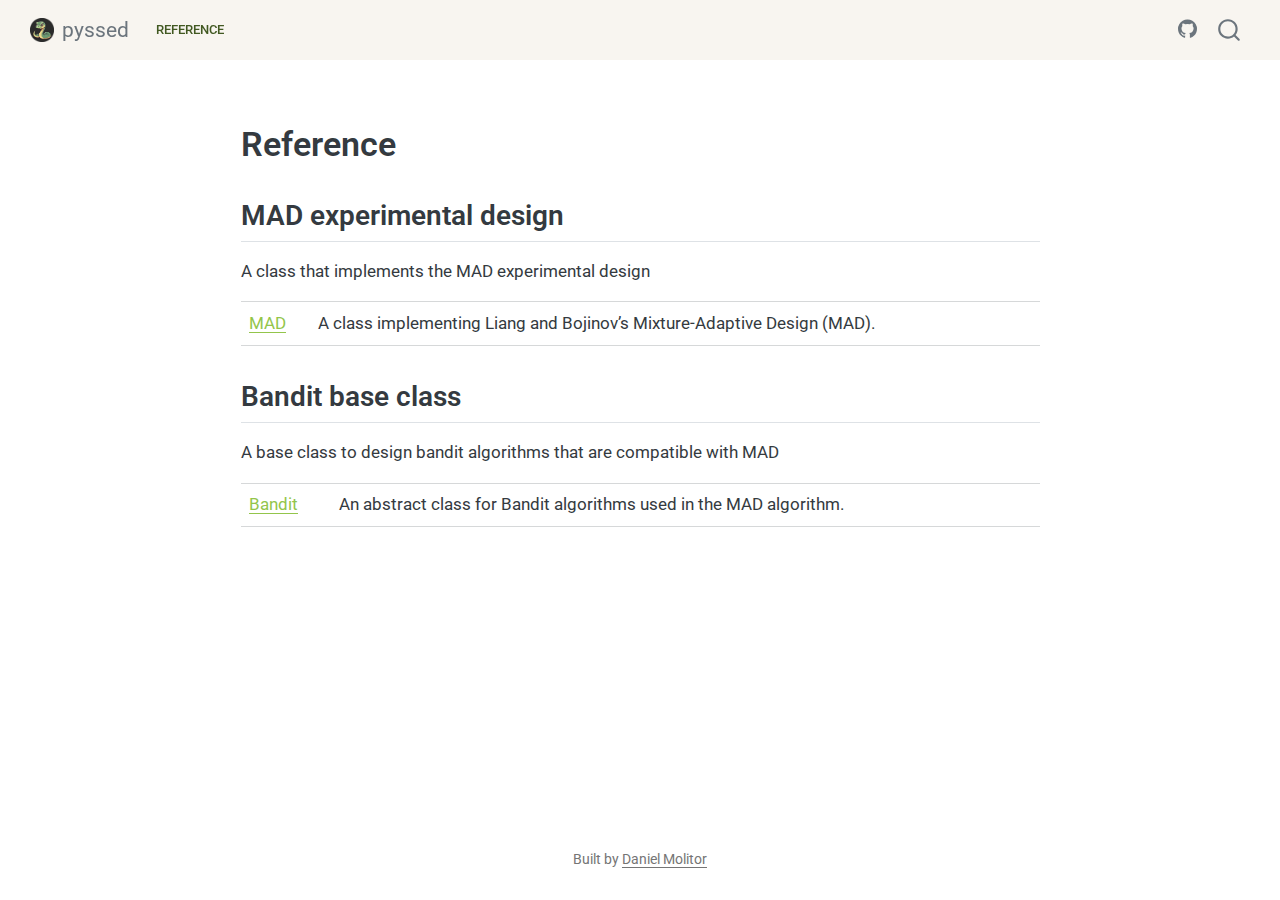
<file: reference/index.html>
<!DOCTYPE html>
<html xmlns="http://www.w3.org/1999/xhtml" lang="en" xml:lang="en"><head>

<meta charset="utf-8">
<meta name="generator" content="quarto-1.6.40">

<meta name="viewport" content="width=device-width, initial-scale=1.0, user-scalable=yes">


<title>index – pyssed</title>
<style>
code{white-space: pre-wrap;}
span.smallcaps{font-variant: small-caps;}
div.columns{display: flex; gap: min(4vw, 1.5em);}
div.column{flex: auto; overflow-x: auto;}
div.hanging-indent{margin-left: 1.5em; text-indent: -1.5em;}
ul.task-list{list-style: none;}
ul.task-list li input[type="checkbox"] {
  width: 0.8em;
  margin: 0 0.8em 0.2em -1em; /* quarto-specific, see https://github.com/quarto-dev/quarto-cli/issues/4556 */ 
  vertical-align: middle;
}
</style>


<script src="../site_libs/quarto-nav/quarto-nav.js"></script>
<script src="../site_libs/clipboard/clipboard.min.js"></script>
<script src="../site_libs/quarto-search/autocomplete.umd.js"></script>
<script src="../site_libs/quarto-search/fuse.min.js"></script>
<script src="../site_libs/quarto-search/quarto-search.js"></script>
<meta name="quarto:offset" content="../">
<link href="../favicon.ico" rel="icon">
<script src="../site_libs/quarto-html/quarto.js"></script>
<script src="../site_libs/quarto-html/popper.min.js"></script>
<script src="../site_libs/quarto-html/tippy.umd.min.js"></script>
<script src="../site_libs/quarto-html/anchor.min.js"></script>
<link href="../site_libs/quarto-html/tippy.css" rel="stylesheet">
<link href="../site_libs/quarto-html/quarto-syntax-highlighting-86daaaaad7353f9cc0c554efc1dd6d94.css" rel="stylesheet" id="quarto-text-highlighting-styles">
<script src="../site_libs/bootstrap/bootstrap.min.js"></script>
<link href="../site_libs/bootstrap/bootstrap-icons.css" rel="stylesheet">
<link href="../site_libs/bootstrap/bootstrap-4a75add3939a1e7388e9e83865d16a2a.min.css" rel="stylesheet" append-hash="true" id="quarto-bootstrap" data-mode="light">
<script id="quarto-search-options" type="application/json">{
  "location": "navbar",
  "copy-button": false,
  "collapse-after": 3,
  "panel-placement": "end",
  "type": "overlay",
  "limit": 50,
  "keyboard-shortcut": [
    "f",
    "/",
    "s"
  ],
  "show-item-context": false,
  "language": {
    "search-no-results-text": "No results",
    "search-matching-documents-text": "matching documents",
    "search-copy-link-title": "Copy link to search",
    "search-hide-matches-text": "Hide additional matches",
    "search-more-match-text": "more match in this document",
    "search-more-matches-text": "more matches in this document",
    "search-clear-button-title": "Clear",
    "search-text-placeholder": "",
    "search-detached-cancel-button-title": "Cancel",
    "search-submit-button-title": "Submit",
    "search-label": "Search"
  }
}</script>


</head>

<body class="nav-fixed fullcontent">

<div id="quarto-search-results"></div>
  <header id="quarto-header" class="headroom fixed-top">
    <nav class="navbar navbar-expand-lg " data-bs-theme="dark">
      <div class="navbar-container container-fluid">
      <div class="navbar-brand-container mx-auto">
    <a href="../index.html" class="navbar-brand navbar-brand-logo">
    <img src="../pyssed.png" alt="" class="navbar-logo">
    </a>
    <a class="navbar-brand" href="../index.html">
    <span class="navbar-title">pyssed</span>
    </a>
  </div>
            <div id="quarto-search" class="" title="Search"></div>
          <button class="navbar-toggler" type="button" data-bs-toggle="collapse" data-bs-target="#navbarCollapse" aria-controls="navbarCollapse" role="menu" aria-expanded="false" aria-label="Toggle navigation" onclick="if (window.quartoToggleHeadroom) { window.quartoToggleHeadroom(); }">
  <span class="navbar-toggler-icon"></span>
</button>
          <div class="collapse navbar-collapse" id="navbarCollapse">
            <ul class="navbar-nav navbar-nav-scroll me-auto">
  <li class="nav-item">
    <a class="nav-link active" href="../reference/index.html" aria-current="page"> 
<span class="menu-text">Reference</span></a>
  </li>  
</ul>
            <ul class="navbar-nav navbar-nav-scroll ms-auto">
  <li class="nav-item compact">
    <a class="nav-link" href="https://github.com/dmolitor/pyssed"> <i class="bi bi-github" role="img" aria-label="Pyssed python GitHub">
</i> 
<span class="menu-text"></span></a>
  </li>  
</ul>
          </div> <!-- /navcollapse -->
            <div class="quarto-navbar-tools">
</div>
      </div> <!-- /container-fluid -->
    </nav>
</header>
<!-- content -->
<div id="quarto-content" class="quarto-container page-columns page-rows-contents page-layout-article page-navbar">
<!-- sidebar -->
<!-- margin-sidebar -->
    
<!-- main -->
<main class="content" id="quarto-document-content"><header id="title-block-header" class="quarto-title-block"></header>




<section id="reference" class="level1 doc doc-index">
<h1 class="doc doc-index">Reference</h1>
<section id="mad-experimental-design" class="level2">
<h2 class="anchored" data-anchor-id="mad-experimental-design">MAD experimental design</h2>
<p>A class that implements the MAD experimental design</p>
<table class="caption-top table">
<tbody>
<tr class="odd">
<td><a href="../reference/MAD.html#pyssed.MAD">MAD</a></td>
<td>A class implementing Liang and Bojinov’s Mixture-Adaptive Design (MAD).</td>
</tr>
</tbody>
</table>
</section>
<section id="bandit-base-class" class="level2">
<h2 class="anchored" data-anchor-id="bandit-base-class">Bandit base class</h2>
<p>A base class to design bandit algorithms that are compatible with MAD</p>
<table class="caption-top table">
<tbody>
<tr class="odd">
<td><a href="../reference/Bandit.html#pyssed.Bandit">Bandit</a></td>
<td>An abstract class for Bandit algorithms used in the MAD algorithm.</td>
</tr>
</tbody>
</table>


</section>
</section>

</main> <!-- /main -->
<script id="quarto-html-after-body" type="application/javascript">
window.document.addEventListener("DOMContentLoaded", function (event) {
  const toggleBodyColorMode = (bsSheetEl) => {
    const mode = bsSheetEl.getAttribute("data-mode");
    const bodyEl = window.document.querySelector("body");
    if (mode === "dark") {
      bodyEl.classList.add("quarto-dark");
      bodyEl.classList.remove("quarto-light");
    } else {
      bodyEl.classList.add("quarto-light");
      bodyEl.classList.remove("quarto-dark");
    }
  }
  const toggleBodyColorPrimary = () => {
    const bsSheetEl = window.document.querySelector("link#quarto-bootstrap");
    if (bsSheetEl) {
      toggleBodyColorMode(bsSheetEl);
    }
  }
  toggleBodyColorPrimary();  
  const icon = "";
  const anchorJS = new window.AnchorJS();
  anchorJS.options = {
    placement: 'right',
    icon: icon
  };
  anchorJS.add('.anchored');
  const isCodeAnnotation = (el) => {
    for (const clz of el.classList) {
      if (clz.startsWith('code-annotation-')) {                     
        return true;
      }
    }
    return false;
  }
  const onCopySuccess = function(e) {
    // button target
    const button = e.trigger;
    // don't keep focus
    button.blur();
    // flash "checked"
    button.classList.add('code-copy-button-checked');
    var currentTitle = button.getAttribute("title");
    button.setAttribute("title", "Copied!");
    let tooltip;
    if (window.bootstrap) {
      button.setAttribute("data-bs-toggle", "tooltip");
      button.setAttribute("data-bs-placement", "left");
      button.setAttribute("data-bs-title", "Copied!");
      tooltip = new bootstrap.Tooltip(button, 
        { trigger: "manual", 
          customClass: "code-copy-button-tooltip",
          offset: [0, -8]});
      tooltip.show();    
    }
    setTimeout(function() {
      if (tooltip) {
        tooltip.hide();
        button.removeAttribute("data-bs-title");
        button.removeAttribute("data-bs-toggle");
        button.removeAttribute("data-bs-placement");
      }
      button.setAttribute("title", currentTitle);
      button.classList.remove('code-copy-button-checked');
    }, 1000);
    // clear code selection
    e.clearSelection();
  }
  const getTextToCopy = function(trigger) {
      const codeEl = trigger.previousElementSibling.cloneNode(true);
      for (const childEl of codeEl.children) {
        if (isCodeAnnotation(childEl)) {
          childEl.remove();
        }
      }
      return codeEl.innerText;
  }
  const clipboard = new window.ClipboardJS('.code-copy-button:not([data-in-quarto-modal])', {
    text: getTextToCopy
  });
  clipboard.on('success', onCopySuccess);
  if (window.document.getElementById('quarto-embedded-source-code-modal')) {
    const clipboardModal = new window.ClipboardJS('.code-copy-button[data-in-quarto-modal]', {
      text: getTextToCopy,
      container: window.document.getElementById('quarto-embedded-source-code-modal')
    });
    clipboardModal.on('success', onCopySuccess);
  }
    var localhostRegex = new RegExp(/^(?:http|https):\/\/localhost\:?[0-9]*\//);
    var mailtoRegex = new RegExp(/^mailto:/);
      var filterRegex = new RegExp('/' + window.location.host + '/');
    var isInternal = (href) => {
        return filterRegex.test(href) || localhostRegex.test(href) || mailtoRegex.test(href);
    }
    // Inspect non-navigation links and adorn them if external
 	var links = window.document.querySelectorAll('a[href]:not(.nav-link):not(.navbar-brand):not(.toc-action):not(.sidebar-link):not(.sidebar-item-toggle):not(.pagination-link):not(.no-external):not([aria-hidden]):not(.dropdown-item):not(.quarto-navigation-tool):not(.about-link)');
    for (var i=0; i<links.length; i++) {
      const link = links[i];
      if (!isInternal(link.href)) {
        // undo the damage that might have been done by quarto-nav.js in the case of
        // links that we want to consider external
        if (link.dataset.originalHref !== undefined) {
          link.href = link.dataset.originalHref;
        }
      }
    }
  function tippyHover(el, contentFn, onTriggerFn, onUntriggerFn) {
    const config = {
      allowHTML: true,
      maxWidth: 500,
      delay: 100,
      arrow: false,
      appendTo: function(el) {
          return el.parentElement;
      },
      interactive: true,
      interactiveBorder: 10,
      theme: 'quarto',
      placement: 'bottom-start',
    };
    if (contentFn) {
      config.content = contentFn;
    }
    if (onTriggerFn) {
      config.onTrigger = onTriggerFn;
    }
    if (onUntriggerFn) {
      config.onUntrigger = onUntriggerFn;
    }
    window.tippy(el, config); 
  }
  const noterefs = window.document.querySelectorAll('a[role="doc-noteref"]');
  for (var i=0; i<noterefs.length; i++) {
    const ref = noterefs[i];
    tippyHover(ref, function() {
      // use id or data attribute instead here
      let href = ref.getAttribute('data-footnote-href') || ref.getAttribute('href');
      try { href = new URL(href).hash; } catch {}
      const id = href.replace(/^#\/?/, "");
      const note = window.document.getElementById(id);
      if (note) {
        return note.innerHTML;
      } else {
        return "";
      }
    });
  }
  const xrefs = window.document.querySelectorAll('a.quarto-xref');
  const processXRef = (id, note) => {
    // Strip column container classes
    const stripColumnClz = (el) => {
      el.classList.remove("page-full", "page-columns");
      if (el.children) {
        for (const child of el.children) {
          stripColumnClz(child);
        }
      }
    }
    stripColumnClz(note)
    if (id === null || id.startsWith('sec-')) {
      // Special case sections, only their first couple elements
      const container = document.createElement("div");
      if (note.children && note.children.length > 2) {
        container.appendChild(note.children[0].cloneNode(true));
        for (let i = 1; i < note.children.length; i++) {
          const child = note.children[i];
          if (child.tagName === "P" && child.innerText === "") {
            continue;
          } else {
            container.appendChild(child.cloneNode(true));
            break;
          }
        }
        if (window.Quarto?.typesetMath) {
          window.Quarto.typesetMath(container);
        }
        return container.innerHTML
      } else {
        if (window.Quarto?.typesetMath) {
          window.Quarto.typesetMath(note);
        }
        return note.innerHTML;
      }
    } else {
      // Remove any anchor links if they are present
      const anchorLink = note.querySelector('a.anchorjs-link');
      if (anchorLink) {
        anchorLink.remove();
      }
      if (window.Quarto?.typesetMath) {
        window.Quarto.typesetMath(note);
      }
      if (note.classList.contains("callout")) {
        return note.outerHTML;
      } else {
        return note.innerHTML;
      }
    }
  }
  for (var i=0; i<xrefs.length; i++) {
    const xref = xrefs[i];
    tippyHover(xref, undefined, function(instance) {
      instance.disable();
      let url = xref.getAttribute('href');
      let hash = undefined; 
      if (url.startsWith('#')) {
        hash = url;
      } else {
        try { hash = new URL(url).hash; } catch {}
      }
      if (hash) {
        const id = hash.replace(/^#\/?/, "");
        const note = window.document.getElementById(id);
        if (note !== null) {
          try {
            const html = processXRef(id, note.cloneNode(true));
            instance.setContent(html);
          } finally {
            instance.enable();
            instance.show();
          }
        } else {
          // See if we can fetch this
          fetch(url.split('#')[0])
          .then(res => res.text())
          .then(html => {
            const parser = new DOMParser();
            const htmlDoc = parser.parseFromString(html, "text/html");
            const note = htmlDoc.getElementById(id);
            if (note !== null) {
              const html = processXRef(id, note);
              instance.setContent(html);
            } 
          }).finally(() => {
            instance.enable();
            instance.show();
          });
        }
      } else {
        // See if we can fetch a full url (with no hash to target)
        // This is a special case and we should probably do some content thinning / targeting
        fetch(url)
        .then(res => res.text())
        .then(html => {
          const parser = new DOMParser();
          const htmlDoc = parser.parseFromString(html, "text/html");
          const note = htmlDoc.querySelector('main.content');
          if (note !== null) {
            // This should only happen for chapter cross references
            // (since there is no id in the URL)
            // remove the first header
            if (note.children.length > 0 && note.children[0].tagName === "HEADER") {
              note.children[0].remove();
            }
            const html = processXRef(null, note);
            instance.setContent(html);
          } 
        }).finally(() => {
          instance.enable();
          instance.show();
        });
      }
    }, function(instance) {
    });
  }
      let selectedAnnoteEl;
      const selectorForAnnotation = ( cell, annotation) => {
        let cellAttr = 'data-code-cell="' + cell + '"';
        let lineAttr = 'data-code-annotation="' +  annotation + '"';
        const selector = 'span[' + cellAttr + '][' + lineAttr + ']';
        return selector;
      }
      const selectCodeLines = (annoteEl) => {
        const doc = window.document;
        const targetCell = annoteEl.getAttribute("data-target-cell");
        const targetAnnotation = annoteEl.getAttribute("data-target-annotation");
        const annoteSpan = window.document.querySelector(selectorForAnnotation(targetCell, targetAnnotation));
        const lines = annoteSpan.getAttribute("data-code-lines").split(",");
        const lineIds = lines.map((line) => {
          return targetCell + "-" + line;
        })
        let top = null;
        let height = null;
        let parent = null;
        if (lineIds.length > 0) {
            //compute the position of the single el (top and bottom and make a div)
            const el = window.document.getElementById(lineIds[0]);
            top = el.offsetTop;
            height = el.offsetHeight;
            parent = el.parentElement.parentElement;
          if (lineIds.length > 1) {
            const lastEl = window.document.getElementById(lineIds[lineIds.length - 1]);
            const bottom = lastEl.offsetTop + lastEl.offsetHeight;
            height = bottom - top;
          }
          if (top !== null && height !== null && parent !== null) {
            // cook up a div (if necessary) and position it 
            let div = window.document.getElementById("code-annotation-line-highlight");
            if (div === null) {
              div = window.document.createElement("div");
              div.setAttribute("id", "code-annotation-line-highlight");
              div.style.position = 'absolute';
              parent.appendChild(div);
            }
            div.style.top = top - 2 + "px";
            div.style.height = height + 4 + "px";
            div.style.left = 0;
            let gutterDiv = window.document.getElementById("code-annotation-line-highlight-gutter");
            if (gutterDiv === null) {
              gutterDiv = window.document.createElement("div");
              gutterDiv.setAttribute("id", "code-annotation-line-highlight-gutter");
              gutterDiv.style.position = 'absolute';
              const codeCell = window.document.getElementById(targetCell);
              const gutter = codeCell.querySelector('.code-annotation-gutter');
              gutter.appendChild(gutterDiv);
            }
            gutterDiv.style.top = top - 2 + "px";
            gutterDiv.style.height = height + 4 + "px";
          }
          selectedAnnoteEl = annoteEl;
        }
      };
      const unselectCodeLines = () => {
        const elementsIds = ["code-annotation-line-highlight", "code-annotation-line-highlight-gutter"];
        elementsIds.forEach((elId) => {
          const div = window.document.getElementById(elId);
          if (div) {
            div.remove();
          }
        });
        selectedAnnoteEl = undefined;
      };
        // Handle positioning of the toggle
    window.addEventListener(
      "resize",
      throttle(() => {
        elRect = undefined;
        if (selectedAnnoteEl) {
          selectCodeLines(selectedAnnoteEl);
        }
      }, 10)
    );
    function throttle(fn, ms) {
    let throttle = false;
    let timer;
      return (...args) => {
        if(!throttle) { // first call gets through
            fn.apply(this, args);
            throttle = true;
        } else { // all the others get throttled
            if(timer) clearTimeout(timer); // cancel #2
            timer = setTimeout(() => {
              fn.apply(this, args);
              timer = throttle = false;
            }, ms);
        }
      };
    }
      // Attach click handler to the DT
      const annoteDls = window.document.querySelectorAll('dt[data-target-cell]');
      for (const annoteDlNode of annoteDls) {
        annoteDlNode.addEventListener('click', (event) => {
          const clickedEl = event.target;
          if (clickedEl !== selectedAnnoteEl) {
            unselectCodeLines();
            const activeEl = window.document.querySelector('dt[data-target-cell].code-annotation-active');
            if (activeEl) {
              activeEl.classList.remove('code-annotation-active');
            }
            selectCodeLines(clickedEl);
            clickedEl.classList.add('code-annotation-active');
          } else {
            // Unselect the line
            unselectCodeLines();
            clickedEl.classList.remove('code-annotation-active');
          }
        });
      }
  const findCites = (el) => {
    const parentEl = el.parentElement;
    if (parentEl) {
      const cites = parentEl.dataset.cites;
      if (cites) {
        return {
          el,
          cites: cites.split(' ')
        };
      } else {
        return findCites(el.parentElement)
      }
    } else {
      return undefined;
    }
  };
  var bibliorefs = window.document.querySelectorAll('a[role="doc-biblioref"]');
  for (var i=0; i<bibliorefs.length; i++) {
    const ref = bibliorefs[i];
    const citeInfo = findCites(ref);
    if (citeInfo) {
      tippyHover(citeInfo.el, function() {
        var popup = window.document.createElement('div');
        citeInfo.cites.forEach(function(cite) {
          var citeDiv = window.document.createElement('div');
          citeDiv.classList.add('hanging-indent');
          citeDiv.classList.add('csl-entry');
          var biblioDiv = window.document.getElementById('ref-' + cite);
          if (biblioDiv) {
            citeDiv.innerHTML = biblioDiv.innerHTML;
          }
          popup.appendChild(citeDiv);
        });
        return popup.innerHTML;
      });
    }
  }
});
</script>
</div> <!-- /content -->
<footer class="footer">
  <div class="nav-footer">
    <div class="nav-footer-left">
      &nbsp;
    </div>   
    <div class="nav-footer-center">
<p>Built by <a href="https://dmolitor.com">Daniel Molitor</a></p>
</div>
    <div class="nav-footer-right">
      &nbsp;
    </div>
  </div>
</footer>




</body></html>
</file>
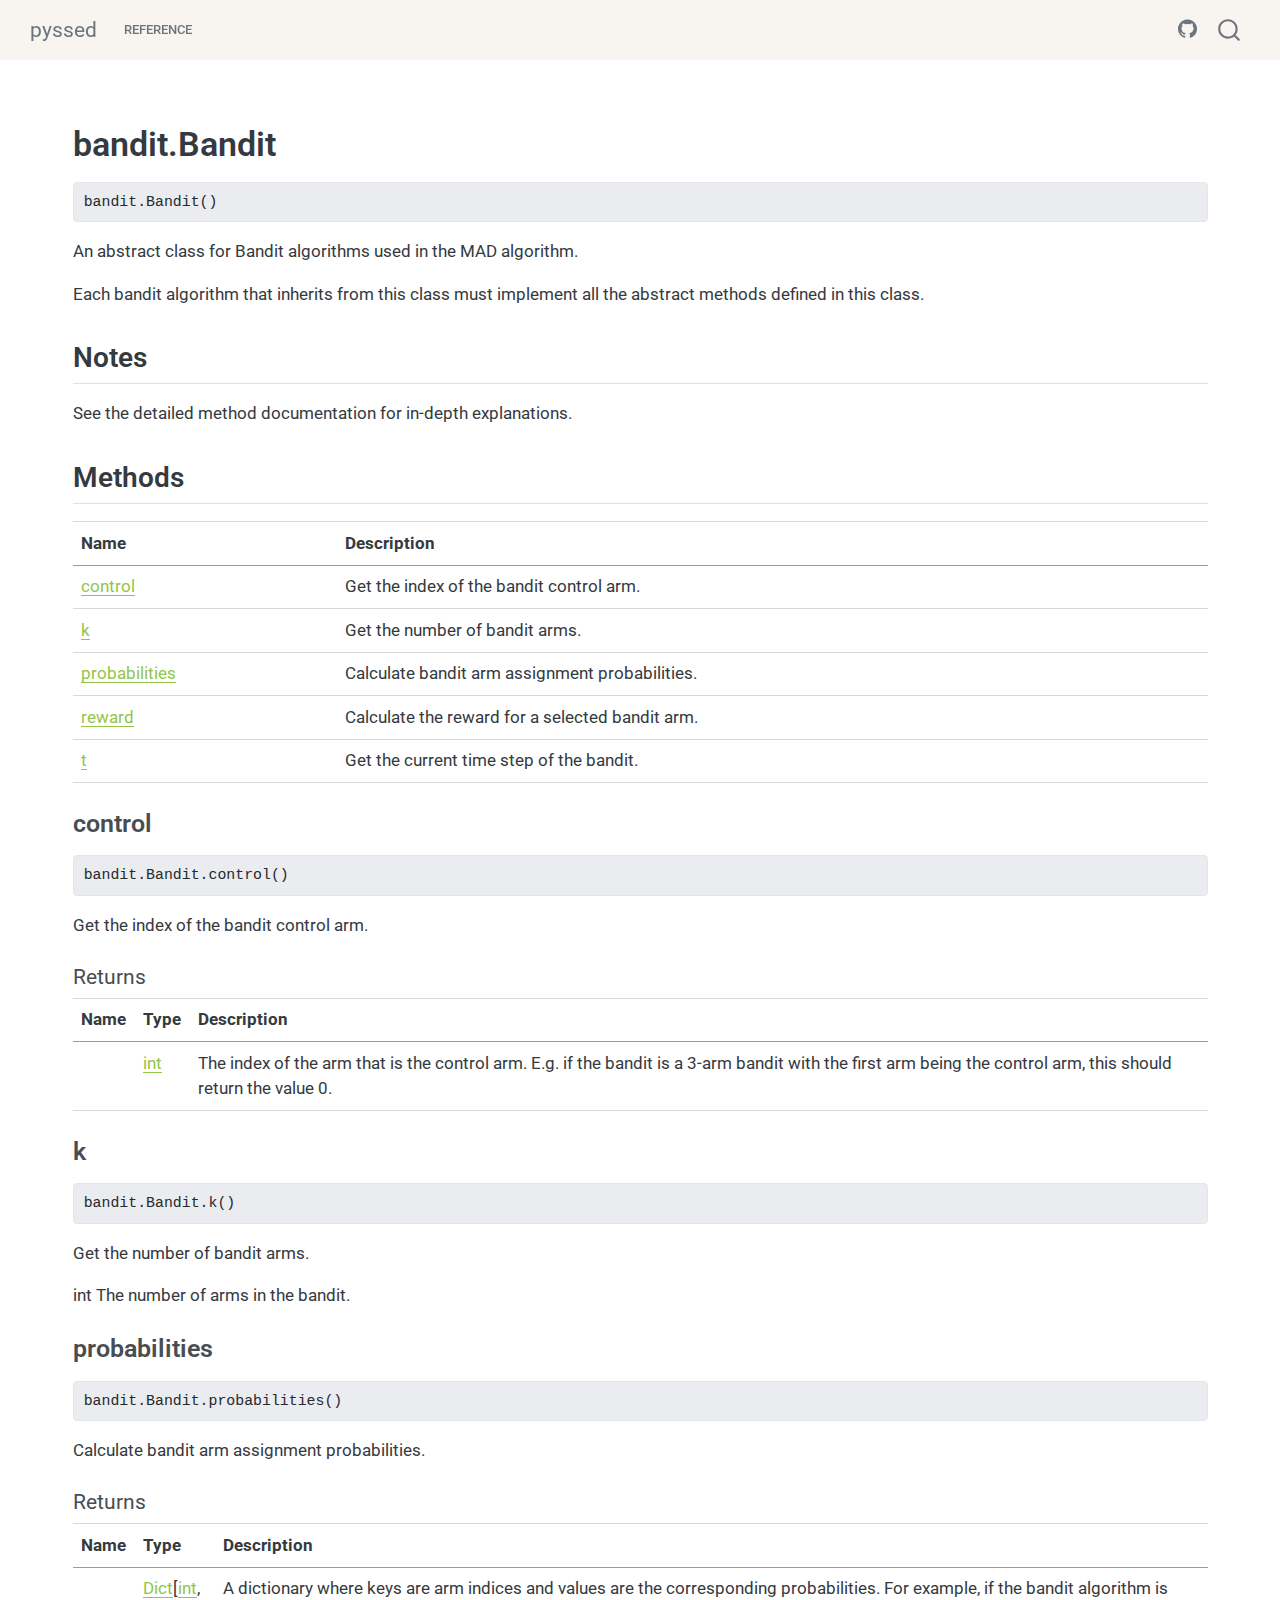
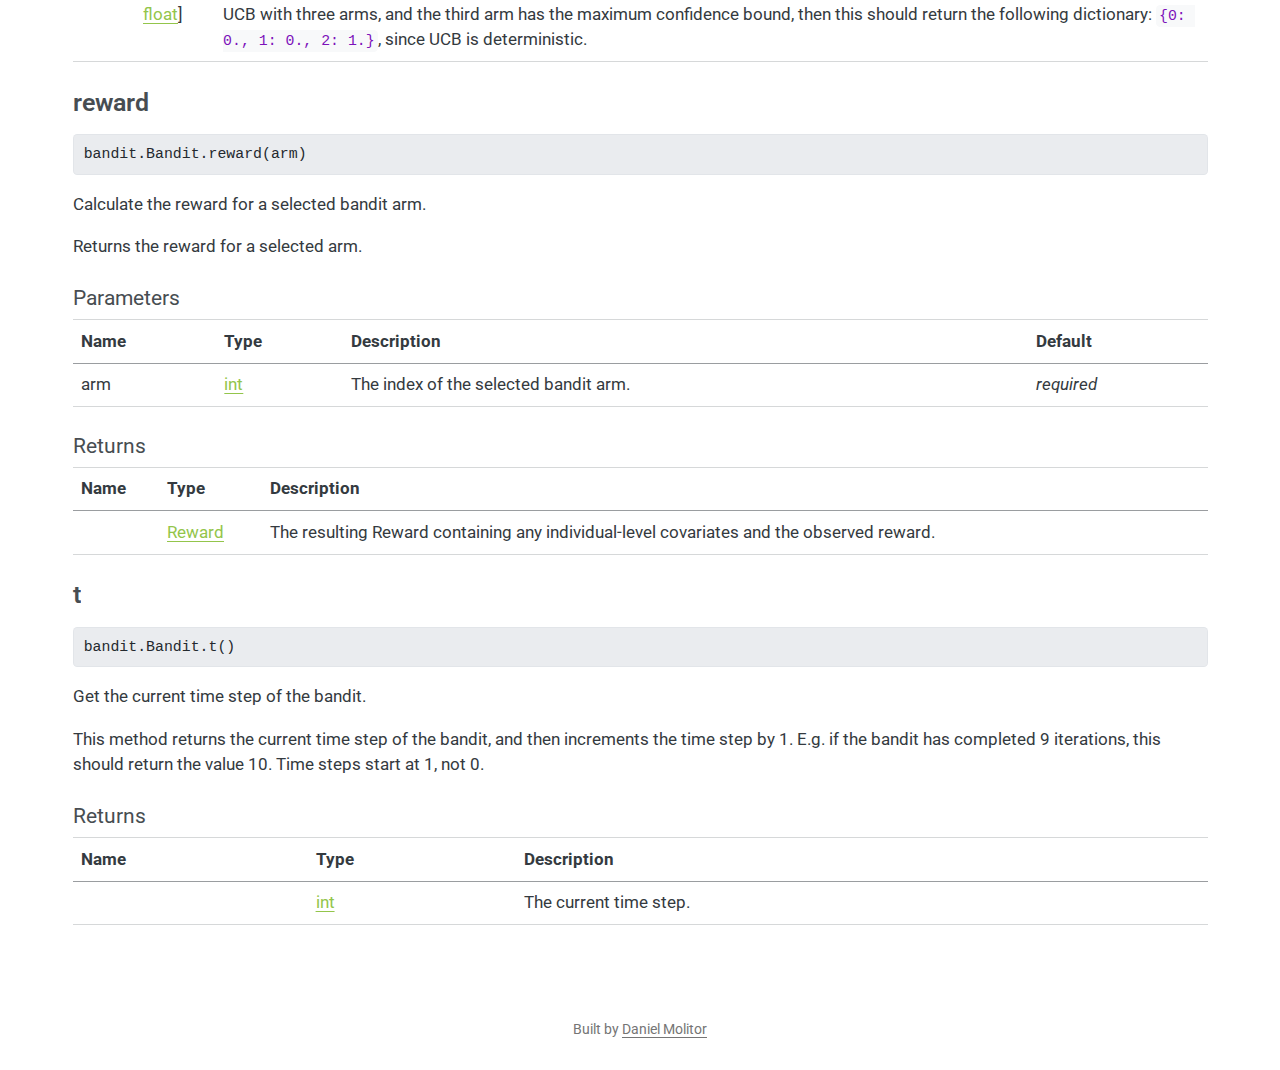
<file: reference/bandit.Bandit.html>
<!DOCTYPE html>
<html xmlns="http://www.w3.org/1999/xhtml" lang="en" xml:lang="en"><head>

<meta charset="utf-8">
<meta name="generator" content="quarto-1.7.32">

<meta name="viewport" content="width=device-width, initial-scale=1.0, user-scalable=yes">


<title>bandit.bandit – pyssed</title>
<style>
code{white-space: pre-wrap;}
span.smallcaps{font-variant: small-caps;}
div.columns{display: flex; gap: min(4vw, 1.5em);}
div.column{flex: auto; overflow-x: auto;}
div.hanging-indent{margin-left: 1.5em; text-indent: -1.5em;}
ul.task-list{list-style: none;}
ul.task-list li input[type="checkbox"] {
  width: 0.8em;
  margin: 0 0.8em 0.2em -1em; /* quarto-specific, see https://github.com/quarto-dev/quarto-cli/issues/4556 */ 
  vertical-align: middle;
}
/* CSS for syntax highlighting */
html { -webkit-text-size-adjust: 100%; }
pre > code.sourceCode { white-space: pre; position: relative; }
pre > code.sourceCode > span { display: inline-block; line-height: 1.25; }
pre > code.sourceCode > span:empty { height: 1.2em; }
.sourceCode { overflow: visible; }
code.sourceCode > span { color: inherit; text-decoration: inherit; }
div.sourceCode { margin: 1em 0; }
pre.sourceCode { margin: 0; }
@media screen {
div.sourceCode { overflow: auto; }
}
@media print {
pre > code.sourceCode { white-space: pre-wrap; }
pre > code.sourceCode > span { text-indent: -5em; padding-left: 5em; }
}
pre.numberSource code
  { counter-reset: source-line 0; }
pre.numberSource code > span
  { position: relative; left: -4em; counter-increment: source-line; }
pre.numberSource code > span > a:first-child::before
  { content: counter(source-line);
    position: relative; left: -1em; text-align: right; vertical-align: baseline;
    border: none; display: inline-block;
    -webkit-touch-callout: none; -webkit-user-select: none;
    -khtml-user-select: none; -moz-user-select: none;
    -ms-user-select: none; user-select: none;
    padding: 0 4px; width: 4em;
  }
pre.numberSource { margin-left: 3em;  padding-left: 4px; }
div.sourceCode
  {   }
@media screen {
pre > code.sourceCode > span > a:first-child::before { text-decoration: underline; }
}
</style>


<script src="../site_libs/quarto-nav/quarto-nav.js"></script>
<script src="../site_libs/clipboard/clipboard.min.js"></script>
<script src="../site_libs/quarto-search/autocomplete.umd.js"></script>
<script src="../site_libs/quarto-search/fuse.min.js"></script>
<script src="../site_libs/quarto-search/quarto-search.js"></script>
<meta name="quarto:offset" content="../">
<link href="../favicon.ico" rel="icon">
<script src="../site_libs/quarto-html/quarto.js" type="module"></script>
<script src="../site_libs/quarto-html/tabsets/tabsets.js" type="module"></script>
<script src="../site_libs/quarto-html/popper.min.js"></script>
<script src="../site_libs/quarto-html/tippy.umd.min.js"></script>
<script src="../site_libs/quarto-html/anchor.min.js"></script>
<link href="../site_libs/quarto-html/tippy.css" rel="stylesheet">
<link href="../site_libs/quarto-html/quarto-syntax-highlighting-234273d1456647dabc34a594ac50e507.css" rel="stylesheet" id="quarto-text-highlighting-styles">
<script src="../site_libs/bootstrap/bootstrap.min.js"></script>
<link href="../site_libs/bootstrap/bootstrap-icons.css" rel="stylesheet">
<link href="../site_libs/bootstrap/bootstrap-9235287e3c5fb150cc0243fd02e095b0.min.css" rel="stylesheet" append-hash="true" id="quarto-bootstrap" data-mode="light">
<script id="quarto-search-options" type="application/json">{
  "location": "navbar",
  "copy-button": false,
  "collapse-after": 3,
  "panel-placement": "end",
  "type": "overlay",
  "limit": 50,
  "keyboard-shortcut": [
    "f",
    "/",
    "s"
  ],
  "show-item-context": false,
  "language": {
    "search-no-results-text": "No results",
    "search-matching-documents-text": "matching documents",
    "search-copy-link-title": "Copy link to search",
    "search-hide-matches-text": "Hide additional matches",
    "search-more-match-text": "more match in this document",
    "search-more-matches-text": "more matches in this document",
    "search-clear-button-title": "Clear",
    "search-text-placeholder": "",
    "search-detached-cancel-button-title": "Cancel",
    "search-submit-button-title": "Submit",
    "search-label": "Search"
  }
}</script>


</head>

<body class="nav-fixed quarto-light">

<div id="quarto-search-results"></div>
  <header id="quarto-header" class="headroom fixed-top">
    <nav class="navbar navbar-expand-lg " data-bs-theme="dark">
      <div class="navbar-container container-fluid">
      <div class="navbar-brand-container mx-auto">
    <a class="navbar-brand" href="../index.html">
    <span class="navbar-title">pyssed</span>
    </a>
  </div>
            <div id="quarto-search" class="" title="Search"></div>
          <button class="navbar-toggler" type="button" data-bs-toggle="collapse" data-bs-target="#navbarCollapse" aria-controls="navbarCollapse" role="menu" aria-expanded="false" aria-label="Toggle navigation" onclick="if (window.quartoToggleHeadroom) { window.quartoToggleHeadroom(); }">
  <span class="navbar-toggler-icon"></span>
</button>
          <div class="collapse navbar-collapse" id="navbarCollapse">
            <ul class="navbar-nav navbar-nav-scroll me-auto">
  <li class="nav-item">
    <a class="nav-link" href="../reference/index.html"> 
<span class="menu-text">Reference</span></a>
  </li>  
</ul>
            <ul class="navbar-nav navbar-nav-scroll ms-auto">
  <li class="nav-item compact">
    <a class="nav-link" href="https://github.com/dmolitor/pyssed"> <i class="bi bi-github" role="img" aria-label="Pyssed python GitHub">
</i> 
<span class="menu-text"></span></a>
  </li>  
</ul>
          </div> <!-- /navcollapse -->
            <div class="quarto-navbar-tools">
</div>
      </div> <!-- /container-fluid -->
    </nav>
</header>
<!-- content -->
<div id="quarto-content" class="quarto-container page-columns page-rows-contents page-layout-full page-navbar">
<!-- sidebar -->
<!-- margin-sidebar -->
    
<!-- main -->
<main class="content column-page" id="quarto-document-content"><header id="title-block-header" class="quarto-title-block"></header>




<section id="pyssed.bandit.Bandit" class="level1">
<h1>bandit.Bandit</h1>
<div class="sourceCode" id="cb1"><pre class="sourceCode python code-with-copy"><code class="sourceCode python"><span id="cb1-1"><a href="#cb1-1" aria-hidden="true" tabindex="-1"></a>bandit.Bandit()</span></code><button title="Copy to Clipboard" class="code-copy-button"><i class="bi"></i></button></pre></div>
<p>An abstract class for Bandit algorithms used in the MAD algorithm.</p>
<p>Each bandit algorithm that inherits from this class must implement all the abstract methods defined in this class.</p>
<section id="notes" class="level2 doc-section doc-section-notes">
<h2 class="doc-section doc-section-notes anchored" data-anchor-id="notes">Notes</h2>
<p>See the detailed method documentation for in-depth explanations.</p>
</section>
<section id="methods" class="level2">
<h2 class="anchored" data-anchor-id="methods">Methods</h2>
<table class="caption-top table">
<thead>
<tr class="header">
<th>Name</th>
<th>Description</th>
</tr>
</thead>
<tbody>
<tr class="odd">
<td><a href="#pyssed.bandit.Bandit.control">control</a></td>
<td>Get the index of the bandit control arm.</td>
</tr>
<tr class="even">
<td><a href="#pyssed.bandit.Bandit.k">k</a></td>
<td>Get the number of bandit arms.</td>
</tr>
<tr class="odd">
<td><a href="#pyssed.bandit.Bandit.probabilities">probabilities</a></td>
<td>Calculate bandit arm assignment probabilities.</td>
</tr>
<tr class="even">
<td><a href="#pyssed.bandit.Bandit.reward">reward</a></td>
<td>Calculate the reward for a selected bandit arm.</td>
</tr>
<tr class="odd">
<td><a href="#pyssed.bandit.Bandit.t">t</a></td>
<td>Get the current time step of the bandit.</td>
</tr>
</tbody>
</table>
<section id="pyssed.bandit.Bandit.control" class="level3">
<h3 class="anchored" data-anchor-id="pyssed.bandit.Bandit.control">control</h3>
<div class="sourceCode" id="cb2"><pre class="sourceCode python code-with-copy"><code class="sourceCode python"><span id="cb2-1"><a href="#cb2-1" aria-hidden="true" tabindex="-1"></a>bandit.Bandit.control()</span></code><button title="Copy to Clipboard" class="code-copy-button"><i class="bi"></i></button></pre></div>
<p>Get the index of the bandit control arm.</p>
<section id="returns" class="level4 doc-section doc-section-returns">
<h4 class="doc-section doc-section-returns anchored" data-anchor-id="returns">Returns</h4>
<table class="caption-top table">
<thead>
<tr class="header">
<th>Name</th>
<th>Type</th>
<th>Description</th>
</tr>
</thead>
<tbody>
<tr class="odd">
<td></td>
<td><a href="`int`">int</a></td>
<td>The index of the arm that is the control arm. E.g. if the bandit is a 3-arm bandit with the first arm being the control arm, this should return the value 0.</td>
</tr>
</tbody>
</table>
</section>
</section>
<section id="pyssed.bandit.Bandit.k" class="level3">
<h3 class="anchored" data-anchor-id="pyssed.bandit.Bandit.k">k</h3>
<div class="sourceCode" id="cb3"><pre class="sourceCode python code-with-copy"><code class="sourceCode python"><span id="cb3-1"><a href="#cb3-1" aria-hidden="true" tabindex="-1"></a>bandit.Bandit.k()</span></code><button title="Copy to Clipboard" class="code-copy-button"><i class="bi"></i></button></pre></div>
<p>Get the number of bandit arms.</p>
<p>int The number of arms in the bandit.</p>
</section>
<section id="pyssed.bandit.Bandit.probabilities" class="level3">
<h3 class="anchored" data-anchor-id="pyssed.bandit.Bandit.probabilities">probabilities</h3>
<div class="sourceCode" id="cb4"><pre class="sourceCode python code-with-copy"><code class="sourceCode python"><span id="cb4-1"><a href="#cb4-1" aria-hidden="true" tabindex="-1"></a>bandit.Bandit.probabilities()</span></code><button title="Copy to Clipboard" class="code-copy-button"><i class="bi"></i></button></pre></div>
<p>Calculate bandit arm assignment probabilities.</p>
<section id="returns-1" class="level4 doc-section doc-section-returns">
<h4 class="doc-section doc-section-returns anchored" data-anchor-id="returns-1">Returns</h4>
<table class="caption-top table">
<thead>
<tr class="header">
<th>Name</th>
<th>Type</th>
<th>Description</th>
</tr>
</thead>
<tbody>
<tr class="odd">
<td></td>
<td><a href="`typing.Dict`">Dict</a>[<a href="`int`">int</a>, <a href="`float`">float</a>]</td>
<td>A dictionary where keys are arm indices and values are the corresponding probabilities. For example, if the bandit algorithm is UCB with three arms, and the third arm has the maximum confidence bound, then this should return the following dictionary: <code>{0: 0., 1: 0., 2: 1.}</code>, since UCB is deterministic.</td>
</tr>
</tbody>
</table>
</section>
</section>
<section id="pyssed.bandit.Bandit.reward" class="level3">
<h3 class="anchored" data-anchor-id="pyssed.bandit.Bandit.reward">reward</h3>
<div class="sourceCode" id="cb5"><pre class="sourceCode python code-with-copy"><code class="sourceCode python"><span id="cb5-1"><a href="#cb5-1" aria-hidden="true" tabindex="-1"></a>bandit.Bandit.reward(arm)</span></code><button title="Copy to Clipboard" class="code-copy-button"><i class="bi"></i></button></pre></div>
<p>Calculate the reward for a selected bandit arm.</p>
<p>Returns the reward for a selected arm.</p>
<section id="parameters" class="level4 doc-section doc-section-parameters">
<h4 class="doc-section doc-section-parameters anchored" data-anchor-id="parameters">Parameters</h4>
<table class="caption-top table">
<thead>
<tr class="header">
<th>Name</th>
<th>Type</th>
<th>Description</th>
<th>Default</th>
</tr>
</thead>
<tbody>
<tr class="odd">
<td>arm</td>
<td><a href="`int`">int</a></td>
<td>The index of the selected bandit arm.</td>
<td><em>required</em></td>
</tr>
</tbody>
</table>
</section>
<section id="returns-2" class="level4 doc-section doc-section-returns">
<h4 class="doc-section doc-section-returns anchored" data-anchor-id="returns-2">Returns</h4>
<table class="caption-top table">
<thead>
<tr class="header">
<th>Name</th>
<th>Type</th>
<th>Description</th>
</tr>
</thead>
<tbody>
<tr class="odd">
<td></td>
<td><a href="`pyssed.bandit.Reward`">Reward</a></td>
<td>The resulting Reward containing any individual-level covariates and the observed reward.</td>
</tr>
</tbody>
</table>
</section>
</section>
<section id="pyssed.bandit.Bandit.t" class="level3">
<h3 class="anchored" data-anchor-id="pyssed.bandit.Bandit.t">t</h3>
<div class="sourceCode" id="cb6"><pre class="sourceCode python code-with-copy"><code class="sourceCode python"><span id="cb6-1"><a href="#cb6-1" aria-hidden="true" tabindex="-1"></a>bandit.Bandit.t()</span></code><button title="Copy to Clipboard" class="code-copy-button"><i class="bi"></i></button></pre></div>
<p>Get the current time step of the bandit.</p>
<p>This method returns the current time step of the bandit, and then increments the time step by 1. E.g. if the bandit has completed 9 iterations, this should return the value 10. Time steps start at 1, not 0.</p>
<section id="returns-3" class="level4 doc-section doc-section-returns">
<h4 class="doc-section doc-section-returns anchored" data-anchor-id="returns-3">Returns</h4>
<table class="caption-top table">
<thead>
<tr class="header">
<th>Name</th>
<th>Type</th>
<th>Description</th>
</tr>
</thead>
<tbody>
<tr class="odd">
<td></td>
<td><a href="`int`">int</a></td>
<td>The current time step.</td>
</tr>
</tbody>
</table>


</section>
</section>
</section>
</section>

</main> <!-- /main -->
<script id="quarto-html-after-body" type="application/javascript">
  window.document.addEventListener("DOMContentLoaded", function (event) {
    const icon = "";
    const anchorJS = new window.AnchorJS();
    anchorJS.options = {
      placement: 'right',
      icon: icon
    };
    anchorJS.add('.anchored');
    const isCodeAnnotation = (el) => {
      for (const clz of el.classList) {
        if (clz.startsWith('code-annotation-')) {                     
          return true;
        }
      }
      return false;
    }
    const onCopySuccess = function(e) {
      // button target
      const button = e.trigger;
      // don't keep focus
      button.blur();
      // flash "checked"
      button.classList.add('code-copy-button-checked');
      var currentTitle = button.getAttribute("title");
      button.setAttribute("title", "Copied!");
      let tooltip;
      if (window.bootstrap) {
        button.setAttribute("data-bs-toggle", "tooltip");
        button.setAttribute("data-bs-placement", "left");
        button.setAttribute("data-bs-title", "Copied!");
        tooltip = new bootstrap.Tooltip(button, 
          { trigger: "manual", 
            customClass: "code-copy-button-tooltip",
            offset: [0, -8]});
        tooltip.show();    
      }
      setTimeout(function() {
        if (tooltip) {
          tooltip.hide();
          button.removeAttribute("data-bs-title");
          button.removeAttribute("data-bs-toggle");
          button.removeAttribute("data-bs-placement");
        }
        button.setAttribute("title", currentTitle);
        button.classList.remove('code-copy-button-checked');
      }, 1000);
      // clear code selection
      e.clearSelection();
    }
    const getTextToCopy = function(trigger) {
        const codeEl = trigger.previousElementSibling.cloneNode(true);
        for (const childEl of codeEl.children) {
          if (isCodeAnnotation(childEl)) {
            childEl.remove();
          }
        }
        return codeEl.innerText;
    }
    const clipboard = new window.ClipboardJS('.code-copy-button:not([data-in-quarto-modal])', {
      text: getTextToCopy
    });
    clipboard.on('success', onCopySuccess);
    if (window.document.getElementById('quarto-embedded-source-code-modal')) {
      const clipboardModal = new window.ClipboardJS('.code-copy-button[data-in-quarto-modal]', {
        text: getTextToCopy,
        container: window.document.getElementById('quarto-embedded-source-code-modal')
      });
      clipboardModal.on('success', onCopySuccess);
    }
      var localhostRegex = new RegExp(/^(?:http|https):\/\/localhost\:?[0-9]*\//);
      var mailtoRegex = new RegExp(/^mailto:/);
        var filterRegex = new RegExp('/' + window.location.host + '/');
      var isInternal = (href) => {
          return filterRegex.test(href) || localhostRegex.test(href) || mailtoRegex.test(href);
      }
      // Inspect non-navigation links and adorn them if external
     var links = window.document.querySelectorAll('a[href]:not(.nav-link):not(.navbar-brand):not(.toc-action):not(.sidebar-link):not(.sidebar-item-toggle):not(.pagination-link):not(.no-external):not([aria-hidden]):not(.dropdown-item):not(.quarto-navigation-tool):not(.about-link)');
      for (var i=0; i<links.length; i++) {
        const link = links[i];
        if (!isInternal(link.href)) {
          // undo the damage that might have been done by quarto-nav.js in the case of
          // links that we want to consider external
          if (link.dataset.originalHref !== undefined) {
            link.href = link.dataset.originalHref;
          }
        }
      }
    function tippyHover(el, contentFn, onTriggerFn, onUntriggerFn) {
      const config = {
        allowHTML: true,
        maxWidth: 500,
        delay: 100,
        arrow: false,
        appendTo: function(el) {
            return el.parentElement;
        },
        interactive: true,
        interactiveBorder: 10,
        theme: 'quarto',
        placement: 'bottom-start',
      };
      if (contentFn) {
        config.content = contentFn;
      }
      if (onTriggerFn) {
        config.onTrigger = onTriggerFn;
      }
      if (onUntriggerFn) {
        config.onUntrigger = onUntriggerFn;
      }
      window.tippy(el, config); 
    }
    const noterefs = window.document.querySelectorAll('a[role="doc-noteref"]');
    for (var i=0; i<noterefs.length; i++) {
      const ref = noterefs[i];
      tippyHover(ref, function() {
        // use id or data attribute instead here
        let href = ref.getAttribute('data-footnote-href') || ref.getAttribute('href');
        try { href = new URL(href).hash; } catch {}
        const id = href.replace(/^#\/?/, "");
        const note = window.document.getElementById(id);
        if (note) {
          return note.innerHTML;
        } else {
          return "";
        }
      });
    }
    const xrefs = window.document.querySelectorAll('a.quarto-xref');
    const processXRef = (id, note) => {
      // Strip column container classes
      const stripColumnClz = (el) => {
        el.classList.remove("page-full", "page-columns");
        if (el.children) {
          for (const child of el.children) {
            stripColumnClz(child);
          }
        }
      }
      stripColumnClz(note)
      if (id === null || id.startsWith('sec-')) {
        // Special case sections, only their first couple elements
        const container = document.createElement("div");
        if (note.children && note.children.length > 2) {
          container.appendChild(note.children[0].cloneNode(true));
          for (let i = 1; i < note.children.length; i++) {
            const child = note.children[i];
            if (child.tagName === "P" && child.innerText === "") {
              continue;
            } else {
              container.appendChild(child.cloneNode(true));
              break;
            }
          }
          if (window.Quarto?.typesetMath) {
            window.Quarto.typesetMath(container);
          }
          return container.innerHTML
        } else {
          if (window.Quarto?.typesetMath) {
            window.Quarto.typesetMath(note);
          }
          return note.innerHTML;
        }
      } else {
        // Remove any anchor links if they are present
        const anchorLink = note.querySelector('a.anchorjs-link');
        if (anchorLink) {
          anchorLink.remove();
        }
        if (window.Quarto?.typesetMath) {
          window.Quarto.typesetMath(note);
        }
        if (note.classList.contains("callout")) {
          return note.outerHTML;
        } else {
          return note.innerHTML;
        }
      }
    }
    for (var i=0; i<xrefs.length; i++) {
      const xref = xrefs[i];
      tippyHover(xref, undefined, function(instance) {
        instance.disable();
        let url = xref.getAttribute('href');
        let hash = undefined; 
        if (url.startsWith('#')) {
          hash = url;
        } else {
          try { hash = new URL(url).hash; } catch {}
        }
        if (hash) {
          const id = hash.replace(/^#\/?/, "");
          const note = window.document.getElementById(id);
          if (note !== null) {
            try {
              const html = processXRef(id, note.cloneNode(true));
              instance.setContent(html);
            } finally {
              instance.enable();
              instance.show();
            }
          } else {
            // See if we can fetch this
            fetch(url.split('#')[0])
            .then(res => res.text())
            .then(html => {
              const parser = new DOMParser();
              const htmlDoc = parser.parseFromString(html, "text/html");
              const note = htmlDoc.getElementById(id);
              if (note !== null) {
                const html = processXRef(id, note);
                instance.setContent(html);
              } 
            }).finally(() => {
              instance.enable();
              instance.show();
            });
          }
        } else {
          // See if we can fetch a full url (with no hash to target)
          // This is a special case and we should probably do some content thinning / targeting
          fetch(url)
          .then(res => res.text())
          .then(html => {
            const parser = new DOMParser();
            const htmlDoc = parser.parseFromString(html, "text/html");
            const note = htmlDoc.querySelector('main.content');
            if (note !== null) {
              // This should only happen for chapter cross references
              // (since there is no id in the URL)
              // remove the first header
              if (note.children.length > 0 && note.children[0].tagName === "HEADER") {
                note.children[0].remove();
              }
              const html = processXRef(null, note);
              instance.setContent(html);
            } 
          }).finally(() => {
            instance.enable();
            instance.show();
          });
        }
      }, function(instance) {
      });
    }
        let selectedAnnoteEl;
        const selectorForAnnotation = ( cell, annotation) => {
          let cellAttr = 'data-code-cell="' + cell + '"';
          let lineAttr = 'data-code-annotation="' +  annotation + '"';
          const selector = 'span[' + cellAttr + '][' + lineAttr + ']';
          return selector;
        }
        const selectCodeLines = (annoteEl) => {
          const doc = window.document;
          const targetCell = annoteEl.getAttribute("data-target-cell");
          const targetAnnotation = annoteEl.getAttribute("data-target-annotation");
          const annoteSpan = window.document.querySelector(selectorForAnnotation(targetCell, targetAnnotation));
          const lines = annoteSpan.getAttribute("data-code-lines").split(",");
          const lineIds = lines.map((line) => {
            return targetCell + "-" + line;
          })
          let top = null;
          let height = null;
          let parent = null;
          if (lineIds.length > 0) {
              //compute the position of the single el (top and bottom and make a div)
              const el = window.document.getElementById(lineIds[0]);
              top = el.offsetTop;
              height = el.offsetHeight;
              parent = el.parentElement.parentElement;
            if (lineIds.length > 1) {
              const lastEl = window.document.getElementById(lineIds[lineIds.length - 1]);
              const bottom = lastEl.offsetTop + lastEl.offsetHeight;
              height = bottom - top;
            }
            if (top !== null && height !== null && parent !== null) {
              // cook up a div (if necessary) and position it 
              let div = window.document.getElementById("code-annotation-line-highlight");
              if (div === null) {
                div = window.document.createElement("div");
                div.setAttribute("id", "code-annotation-line-highlight");
                div.style.position = 'absolute';
                parent.appendChild(div);
              }
              div.style.top = top - 2 + "px";
              div.style.height = height + 4 + "px";
              div.style.left = 0;
              let gutterDiv = window.document.getElementById("code-annotation-line-highlight-gutter");
              if (gutterDiv === null) {
                gutterDiv = window.document.createElement("div");
                gutterDiv.setAttribute("id", "code-annotation-line-highlight-gutter");
                gutterDiv.style.position = 'absolute';
                const codeCell = window.document.getElementById(targetCell);
                const gutter = codeCell.querySelector('.code-annotation-gutter');
                gutter.appendChild(gutterDiv);
              }
              gutterDiv.style.top = top - 2 + "px";
              gutterDiv.style.height = height + 4 + "px";
            }
            selectedAnnoteEl = annoteEl;
          }
        };
        const unselectCodeLines = () => {
          const elementsIds = ["code-annotation-line-highlight", "code-annotation-line-highlight-gutter"];
          elementsIds.forEach((elId) => {
            const div = window.document.getElementById(elId);
            if (div) {
              div.remove();
            }
          });
          selectedAnnoteEl = undefined;
        };
          // Handle positioning of the toggle
      window.addEventListener(
        "resize",
        throttle(() => {
          elRect = undefined;
          if (selectedAnnoteEl) {
            selectCodeLines(selectedAnnoteEl);
          }
        }, 10)
      );
      function throttle(fn, ms) {
      let throttle = false;
      let timer;
        return (...args) => {
          if(!throttle) { // first call gets through
              fn.apply(this, args);
              throttle = true;
          } else { // all the others get throttled
              if(timer) clearTimeout(timer); // cancel #2
              timer = setTimeout(() => {
                fn.apply(this, args);
                timer = throttle = false;
              }, ms);
          }
        };
      }
        // Attach click handler to the DT
        const annoteDls = window.document.querySelectorAll('dt[data-target-cell]');
        for (const annoteDlNode of annoteDls) {
          annoteDlNode.addEventListener('click', (event) => {
            const clickedEl = event.target;
            if (clickedEl !== selectedAnnoteEl) {
              unselectCodeLines();
              const activeEl = window.document.querySelector('dt[data-target-cell].code-annotation-active');
              if (activeEl) {
                activeEl.classList.remove('code-annotation-active');
              }
              selectCodeLines(clickedEl);
              clickedEl.classList.add('code-annotation-active');
            } else {
              // Unselect the line
              unselectCodeLines();
              clickedEl.classList.remove('code-annotation-active');
            }
          });
        }
    const findCites = (el) => {
      const parentEl = el.parentElement;
      if (parentEl) {
        const cites = parentEl.dataset.cites;
        if (cites) {
          return {
            el,
            cites: cites.split(' ')
          };
        } else {
          return findCites(el.parentElement)
        }
      } else {
        return undefined;
      }
    };
    var bibliorefs = window.document.querySelectorAll('a[role="doc-biblioref"]');
    for (var i=0; i<bibliorefs.length; i++) {
      const ref = bibliorefs[i];
      const citeInfo = findCites(ref);
      if (citeInfo) {
        tippyHover(citeInfo.el, function() {
          var popup = window.document.createElement('div');
          citeInfo.cites.forEach(function(cite) {
            var citeDiv = window.document.createElement('div');
            citeDiv.classList.add('hanging-indent');
            citeDiv.classList.add('csl-entry');
            var biblioDiv = window.document.getElementById('ref-' + cite);
            if (biblioDiv) {
              citeDiv.innerHTML = biblioDiv.innerHTML;
            }
            popup.appendChild(citeDiv);
          });
          return popup.innerHTML;
        });
      }
    }
  });
  </script>
</div> <!-- /content -->
<footer class="footer">
  <div class="nav-footer">
    <div class="nav-footer-left">
      &nbsp;
    </div>   
    <div class="nav-footer-center">
<p>Built by <a href="https://dmolitor.com">Daniel Molitor</a></p>
</div>
    <div class="nav-footer-right">
      &nbsp;
    </div>
  </div>
</footer>




</body></html>
</file>
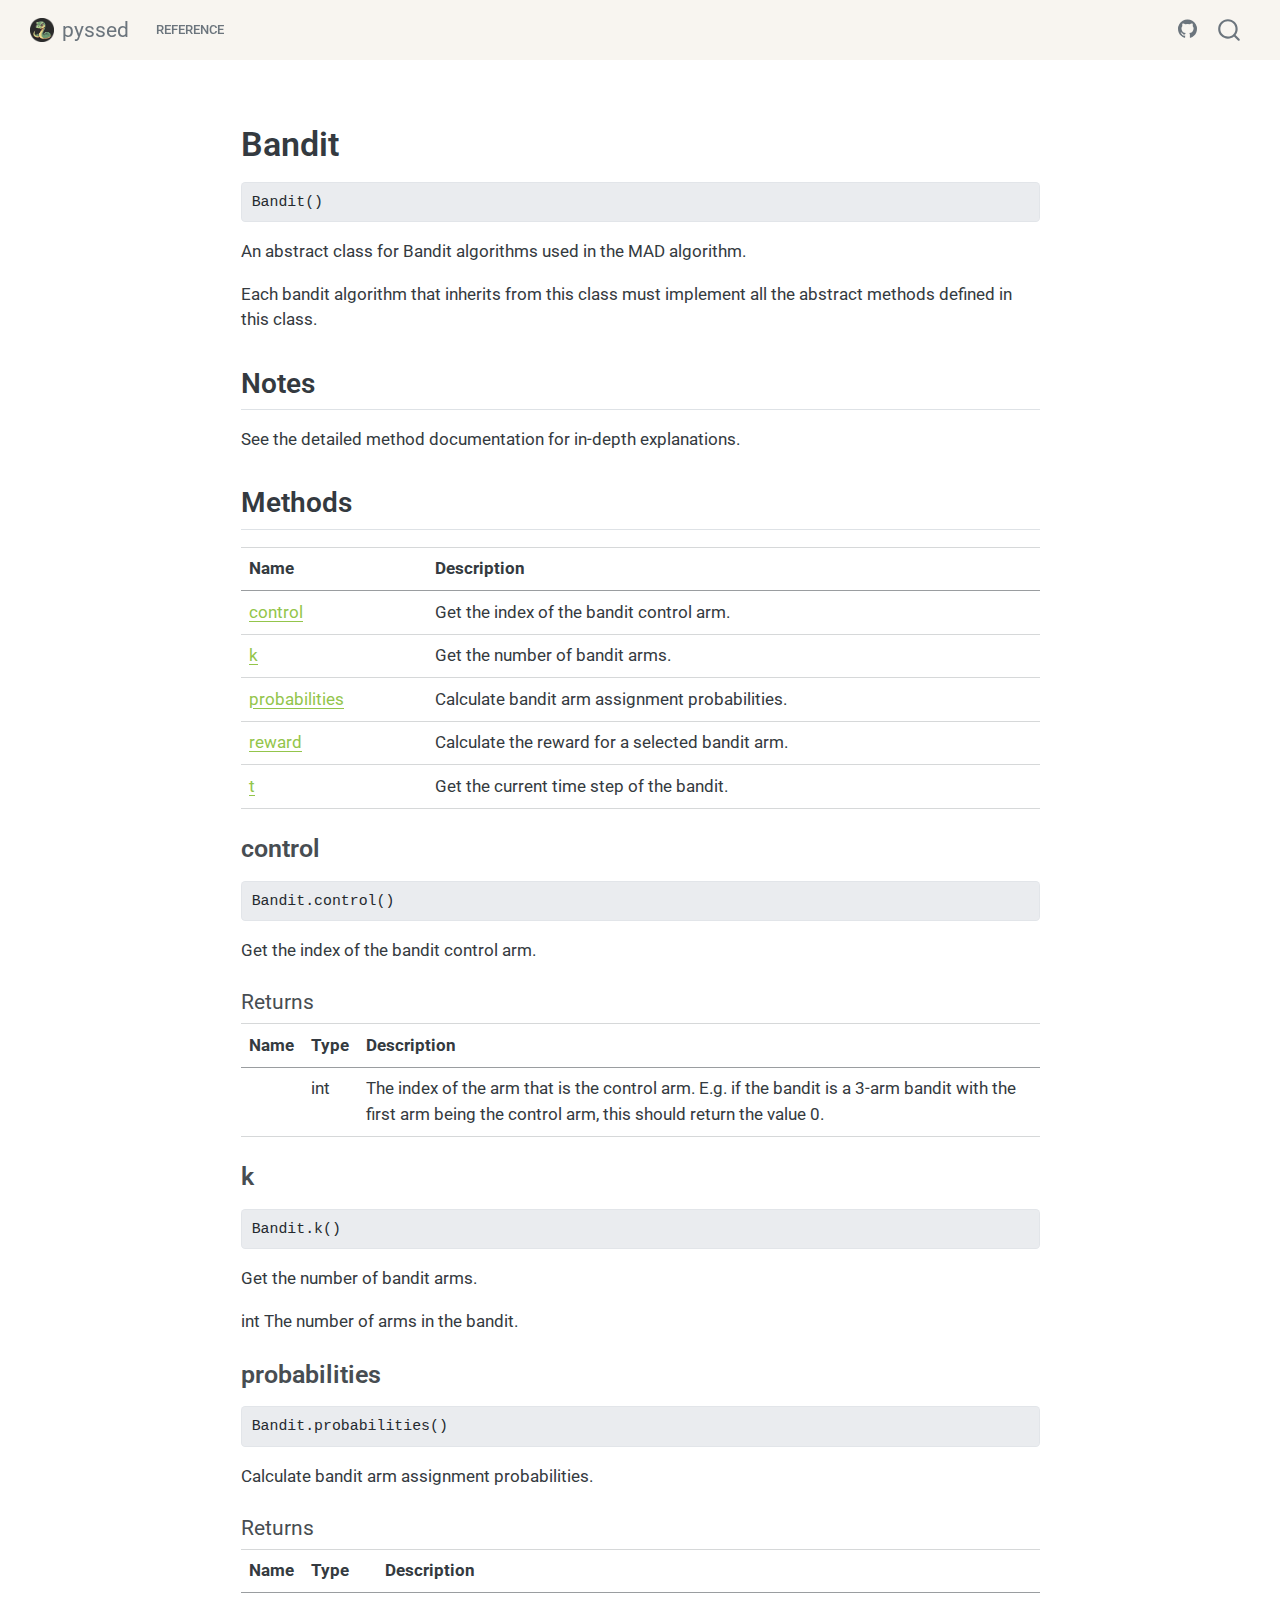
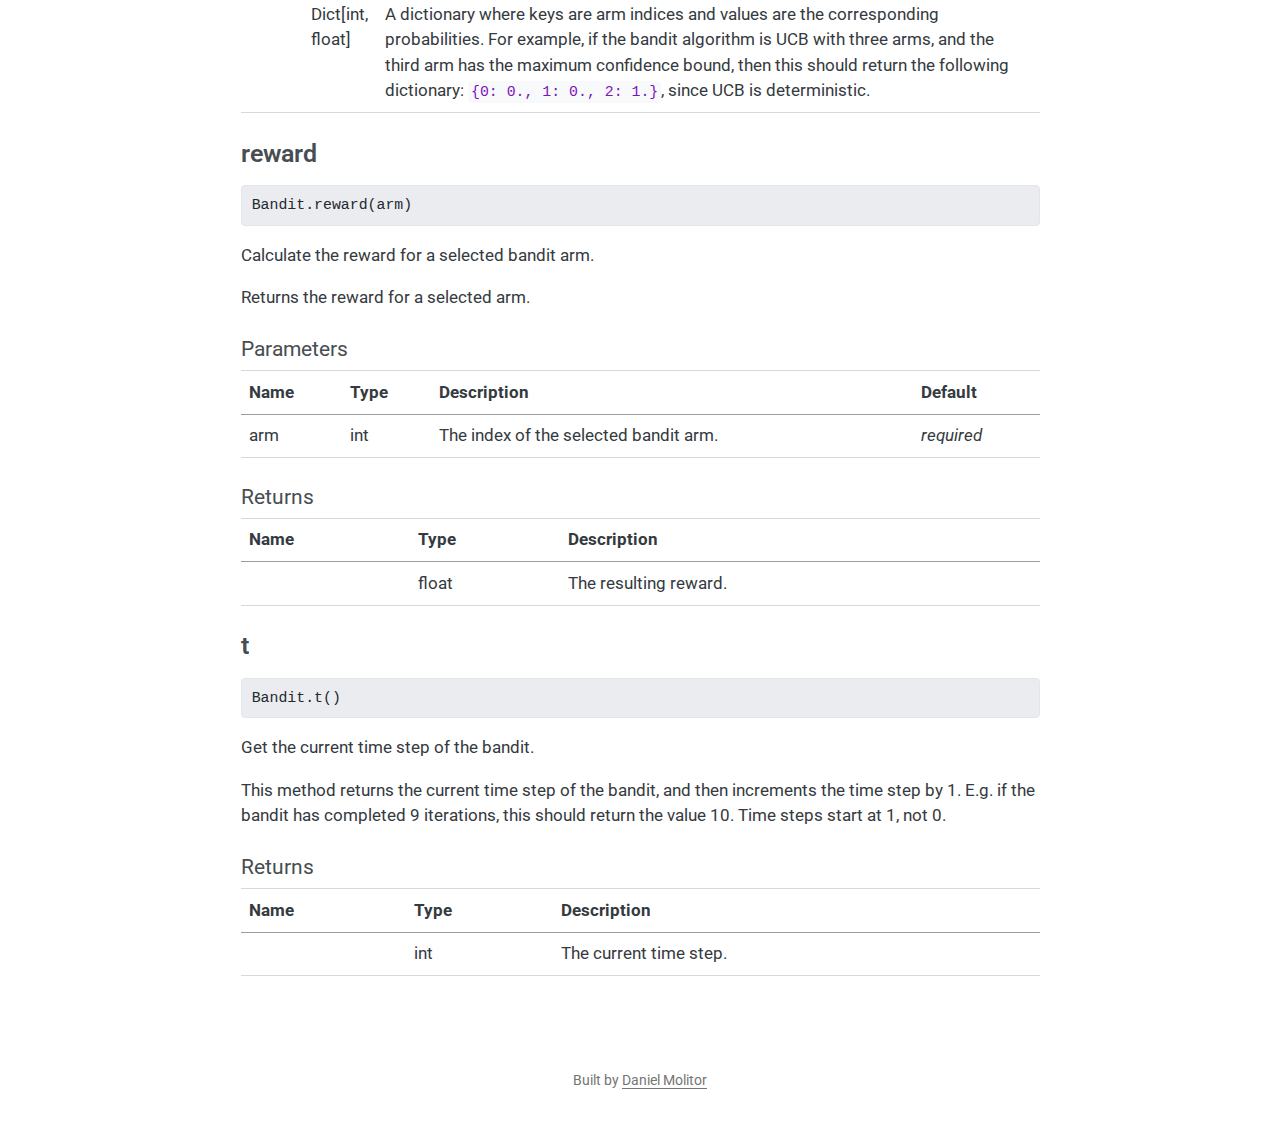
<file: reference/Bandit.html>
<!DOCTYPE html>
<html xmlns="http://www.w3.org/1999/xhtml" lang="en" xml:lang="en"><head>

<meta charset="utf-8">
<meta name="generator" content="quarto-1.6.40">

<meta name="viewport" content="width=device-width, initial-scale=1.0, user-scalable=yes">


<title>bandit – pyssed</title>
<style>
code{white-space: pre-wrap;}
span.smallcaps{font-variant: small-caps;}
div.columns{display: flex; gap: min(4vw, 1.5em);}
div.column{flex: auto; overflow-x: auto;}
div.hanging-indent{margin-left: 1.5em; text-indent: -1.5em;}
ul.task-list{list-style: none;}
ul.task-list li input[type="checkbox"] {
  width: 0.8em;
  margin: 0 0.8em 0.2em -1em; /* quarto-specific, see https://github.com/quarto-dev/quarto-cli/issues/4556 */ 
  vertical-align: middle;
}
/* CSS for syntax highlighting */
pre > code.sourceCode { white-space: pre; position: relative; }
pre > code.sourceCode > span { line-height: 1.25; }
pre > code.sourceCode > span:empty { height: 1.2em; }
.sourceCode { overflow: visible; }
code.sourceCode > span { color: inherit; text-decoration: inherit; }
div.sourceCode { margin: 1em 0; }
pre.sourceCode { margin: 0; }
@media screen {
div.sourceCode { overflow: auto; }
}
@media print {
pre > code.sourceCode { white-space: pre-wrap; }
pre > code.sourceCode > span { display: inline-block; text-indent: -5em; padding-left: 5em; }
}
pre.numberSource code
  { counter-reset: source-line 0; }
pre.numberSource code > span
  { position: relative; left: -4em; counter-increment: source-line; }
pre.numberSource code > span > a:first-child::before
  { content: counter(source-line);
    position: relative; left: -1em; text-align: right; vertical-align: baseline;
    border: none; display: inline-block;
    -webkit-touch-callout: none; -webkit-user-select: none;
    -khtml-user-select: none; -moz-user-select: none;
    -ms-user-select: none; user-select: none;
    padding: 0 4px; width: 4em;
  }
pre.numberSource { margin-left: 3em;  padding-left: 4px; }
div.sourceCode
  {   }
@media screen {
pre > code.sourceCode > span > a:first-child::before { text-decoration: underline; }
}
</style>


<script src="../site_libs/quarto-nav/quarto-nav.js"></script>
<script src="../site_libs/clipboard/clipboard.min.js"></script>
<script src="../site_libs/quarto-search/autocomplete.umd.js"></script>
<script src="../site_libs/quarto-search/fuse.min.js"></script>
<script src="../site_libs/quarto-search/quarto-search.js"></script>
<meta name="quarto:offset" content="../">
<link href="../favicon.ico" rel="icon">
<script src="../site_libs/quarto-html/quarto.js"></script>
<script src="../site_libs/quarto-html/popper.min.js"></script>
<script src="../site_libs/quarto-html/tippy.umd.min.js"></script>
<script src="../site_libs/quarto-html/anchor.min.js"></script>
<link href="../site_libs/quarto-html/tippy.css" rel="stylesheet">
<link href="../site_libs/quarto-html/quarto-syntax-highlighting-86daaaaad7353f9cc0c554efc1dd6d94.css" rel="stylesheet" id="quarto-text-highlighting-styles">
<script src="../site_libs/bootstrap/bootstrap.min.js"></script>
<link href="../site_libs/bootstrap/bootstrap-icons.css" rel="stylesheet">
<link href="../site_libs/bootstrap/bootstrap-4a75add3939a1e7388e9e83865d16a2a.min.css" rel="stylesheet" append-hash="true" id="quarto-bootstrap" data-mode="light">
<script id="quarto-search-options" type="application/json">{
  "location": "navbar",
  "copy-button": false,
  "collapse-after": 3,
  "panel-placement": "end",
  "type": "overlay",
  "limit": 50,
  "keyboard-shortcut": [
    "f",
    "/",
    "s"
  ],
  "show-item-context": false,
  "language": {
    "search-no-results-text": "No results",
    "search-matching-documents-text": "matching documents",
    "search-copy-link-title": "Copy link to search",
    "search-hide-matches-text": "Hide additional matches",
    "search-more-match-text": "more match in this document",
    "search-more-matches-text": "more matches in this document",
    "search-clear-button-title": "Clear",
    "search-text-placeholder": "",
    "search-detached-cancel-button-title": "Cancel",
    "search-submit-button-title": "Submit",
    "search-label": "Search"
  }
}</script>


</head>

<body class="nav-fixed fullcontent">

<div id="quarto-search-results"></div>
  <header id="quarto-header" class="headroom fixed-top">
    <nav class="navbar navbar-expand-lg " data-bs-theme="dark">
      <div class="navbar-container container-fluid">
      <div class="navbar-brand-container mx-auto">
    <a href="../index.html" class="navbar-brand navbar-brand-logo">
    <img src="../pyssed.png" alt="" class="navbar-logo">
    </a>
    <a class="navbar-brand" href="../index.html">
    <span class="navbar-title">pyssed</span>
    </a>
  </div>
            <div id="quarto-search" class="" title="Search"></div>
          <button class="navbar-toggler" type="button" data-bs-toggle="collapse" data-bs-target="#navbarCollapse" aria-controls="navbarCollapse" role="menu" aria-expanded="false" aria-label="Toggle navigation" onclick="if (window.quartoToggleHeadroom) { window.quartoToggleHeadroom(); }">
  <span class="navbar-toggler-icon"></span>
</button>
          <div class="collapse navbar-collapse" id="navbarCollapse">
            <ul class="navbar-nav navbar-nav-scroll me-auto">
  <li class="nav-item">
    <a class="nav-link" href="../reference/index.html"> 
<span class="menu-text">Reference</span></a>
  </li>  
</ul>
            <ul class="navbar-nav navbar-nav-scroll ms-auto">
  <li class="nav-item compact">
    <a class="nav-link" href="https://github.com/dmolitor/pyssed"> <i class="bi bi-github" role="img" aria-label="Pyssed python GitHub">
</i> 
<span class="menu-text"></span></a>
  </li>  
</ul>
          </div> <!-- /navcollapse -->
            <div class="quarto-navbar-tools">
</div>
      </div> <!-- /container-fluid -->
    </nav>
</header>
<!-- content -->
<div id="quarto-content" class="quarto-container page-columns page-rows-contents page-layout-article page-navbar">
<!-- sidebar -->
<!-- margin-sidebar -->
    
<!-- main -->
<main class="content" id="quarto-document-content"><header id="title-block-header" class="quarto-title-block"></header>




<section id="pyssed.Bandit" class="level1">
<h1>Bandit</h1>
<div class="sourceCode" id="cb1"><pre class="sourceCode python code-with-copy"><code class="sourceCode python"><span id="cb1-1"><a href="#cb1-1" aria-hidden="true" tabindex="-1"></a>Bandit()</span></code><button title="Copy to Clipboard" class="code-copy-button"><i class="bi"></i></button></pre></div>
<p>An abstract class for Bandit algorithms used in the MAD algorithm.</p>
<p>Each bandit algorithm that inherits from this class must implement all the abstract methods defined in this class.</p>
<section id="notes" class="level2 doc-section doc-section-notes">
<h2 class="doc-section doc-section-notes anchored" data-anchor-id="notes">Notes</h2>
<p>See the detailed method documentation for in-depth explanations.</p>
</section>
<section id="methods" class="level2">
<h2 class="anchored" data-anchor-id="methods">Methods</h2>
<table class="caption-top table">
<thead>
<tr class="header">
<th>Name</th>
<th>Description</th>
</tr>
</thead>
<tbody>
<tr class="odd">
<td><a href="#pyssed.Bandit.control">control</a></td>
<td>Get the index of the bandit control arm.</td>
</tr>
<tr class="even">
<td><a href="#pyssed.Bandit.k">k</a></td>
<td>Get the number of bandit arms.</td>
</tr>
<tr class="odd">
<td><a href="#pyssed.Bandit.probabilities">probabilities</a></td>
<td>Calculate bandit arm assignment probabilities.</td>
</tr>
<tr class="even">
<td><a href="#pyssed.Bandit.reward">reward</a></td>
<td>Calculate the reward for a selected bandit arm.</td>
</tr>
<tr class="odd">
<td><a href="#pyssed.Bandit.t">t</a></td>
<td>Get the current time step of the bandit.</td>
</tr>
</tbody>
</table>
<section id="pyssed.Bandit.control" class="level3">
<h3 class="anchored" data-anchor-id="pyssed.Bandit.control">control</h3>
<div class="sourceCode" id="cb2"><pre class="sourceCode python code-with-copy"><code class="sourceCode python"><span id="cb2-1"><a href="#cb2-1" aria-hidden="true" tabindex="-1"></a>Bandit.control()</span></code><button title="Copy to Clipboard" class="code-copy-button"><i class="bi"></i></button></pre></div>
<p>Get the index of the bandit control arm.</p>
<section id="returns" class="level4 doc-section doc-section-returns">
<h4 class="doc-section doc-section-returns anchored" data-anchor-id="returns">Returns</h4>
<table class="caption-top table">
<colgroup>
<col style="width: 4%">
<col style="width: 4%">
<col style="width: 90%">
</colgroup>
<thead>
<tr class="header">
<th>Name</th>
<th>Type</th>
<th>Description</th>
</tr>
</thead>
<tbody>
<tr class="odd">
<td></td>
<td>int</td>
<td>The index of the arm that is the control arm. E.g. if the bandit is a 3-arm bandit with the first arm being the control arm, this should return the value 0.</td>
</tr>
</tbody>
</table>
</section>
</section>
<section id="pyssed.Bandit.k" class="level3">
<h3 class="anchored" data-anchor-id="pyssed.Bandit.k">k</h3>
<div class="sourceCode" id="cb3"><pre class="sourceCode python code-with-copy"><code class="sourceCode python"><span id="cb3-1"><a href="#cb3-1" aria-hidden="true" tabindex="-1"></a>Bandit.k()</span></code><button title="Copy to Clipboard" class="code-copy-button"><i class="bi"></i></button></pre></div>
<p>Get the number of bandit arms.</p>
<p>int The number of arms in the bandit.</p>
</section>
<section id="pyssed.Bandit.probabilities" class="level3">
<h3 class="anchored" data-anchor-id="pyssed.Bandit.probabilities">probabilities</h3>
<div class="sourceCode" id="cb4"><pre class="sourceCode python code-with-copy"><code class="sourceCode python"><span id="cb4-1"><a href="#cb4-1" aria-hidden="true" tabindex="-1"></a>Bandit.probabilities()</span></code><button title="Copy to Clipboard" class="code-copy-button"><i class="bi"></i></button></pre></div>
<p>Calculate bandit arm assignment probabilities.</p>
<section id="returns-1" class="level4 doc-section doc-section-returns">
<h4 class="doc-section doc-section-returns anchored" data-anchor-id="returns-1">Returns</h4>
<table class="caption-top table">
<colgroup>
<col style="width: 2%">
<col style="width: 6%">
<col style="width: 91%">
</colgroup>
<thead>
<tr class="header">
<th>Name</th>
<th>Type</th>
<th>Description</th>
</tr>
</thead>
<tbody>
<tr class="odd">
<td></td>
<td>Dict[int, float]</td>
<td>A dictionary where keys are arm indices and values are the corresponding probabilities. For example, if the bandit algorithm is UCB with three arms, and the third arm has the maximum confidence bound, then this should return the following dictionary: <code>{0: 0., 1: 0., 2: 1.}</code>, since UCB is deterministic.</td>
</tr>
</tbody>
</table>
</section>
</section>
<section id="pyssed.Bandit.reward" class="level3">
<h3 class="anchored" data-anchor-id="pyssed.Bandit.reward">reward</h3>
<div class="sourceCode" id="cb5"><pre class="sourceCode python code-with-copy"><code class="sourceCode python"><span id="cb5-1"><a href="#cb5-1" aria-hidden="true" tabindex="-1"></a>Bandit.reward(arm)</span></code><button title="Copy to Clipboard" class="code-copy-button"><i class="bi"></i></button></pre></div>
<p>Calculate the reward for a selected bandit arm.</p>
<p>Returns the reward for a selected arm.</p>
<section id="parameters" class="level4 doc-section doc-section-parameters">
<h4 class="doc-section doc-section-parameters anchored" data-anchor-id="parameters">Parameters</h4>
<table class="caption-top table">
<thead>
<tr class="header">
<th>Name</th>
<th>Type</th>
<th>Description</th>
<th>Default</th>
</tr>
</thead>
<tbody>
<tr class="odd">
<td>arm</td>
<td>int</td>
<td>The index of the selected bandit arm.</td>
<td><em>required</em></td>
</tr>
</tbody>
</table>
</section>
<section id="returns-2" class="level4 doc-section doc-section-returns">
<h4 class="doc-section doc-section-returns anchored" data-anchor-id="returns-2">Returns</h4>
<table class="caption-top table">
<thead>
<tr class="header">
<th>Name</th>
<th>Type</th>
<th>Description</th>
</tr>
</thead>
<tbody>
<tr class="odd">
<td></td>
<td>float</td>
<td>The resulting reward.</td>
</tr>
</tbody>
</table>
</section>
</section>
<section id="pyssed.Bandit.t" class="level3">
<h3 class="anchored" data-anchor-id="pyssed.Bandit.t">t</h3>
<div class="sourceCode" id="cb6"><pre class="sourceCode python code-with-copy"><code class="sourceCode python"><span id="cb6-1"><a href="#cb6-1" aria-hidden="true" tabindex="-1"></a>Bandit.t()</span></code><button title="Copy to Clipboard" class="code-copy-button"><i class="bi"></i></button></pre></div>
<p>Get the current time step of the bandit.</p>
<p>This method returns the current time step of the bandit, and then increments the time step by 1. E.g. if the bandit has completed 9 iterations, this should return the value 10. Time steps start at 1, not 0.</p>
<section id="returns-3" class="level4 doc-section doc-section-returns">
<h4 class="doc-section doc-section-returns anchored" data-anchor-id="returns-3">Returns</h4>
<table class="caption-top table">
<thead>
<tr class="header">
<th>Name</th>
<th>Type</th>
<th>Description</th>
</tr>
</thead>
<tbody>
<tr class="odd">
<td></td>
<td>int</td>
<td>The current time step.</td>
</tr>
</tbody>
</table>


</section>
</section>
</section>
</section>

</main> <!-- /main -->
<script id="quarto-html-after-body" type="application/javascript">
window.document.addEventListener("DOMContentLoaded", function (event) {
  const toggleBodyColorMode = (bsSheetEl) => {
    const mode = bsSheetEl.getAttribute("data-mode");
    const bodyEl = window.document.querySelector("body");
    if (mode === "dark") {
      bodyEl.classList.add("quarto-dark");
      bodyEl.classList.remove("quarto-light");
    } else {
      bodyEl.classList.add("quarto-light");
      bodyEl.classList.remove("quarto-dark");
    }
  }
  const toggleBodyColorPrimary = () => {
    const bsSheetEl = window.document.querySelector("link#quarto-bootstrap");
    if (bsSheetEl) {
      toggleBodyColorMode(bsSheetEl);
    }
  }
  toggleBodyColorPrimary();  
  const icon = "";
  const anchorJS = new window.AnchorJS();
  anchorJS.options = {
    placement: 'right',
    icon: icon
  };
  anchorJS.add('.anchored');
  const isCodeAnnotation = (el) => {
    for (const clz of el.classList) {
      if (clz.startsWith('code-annotation-')) {                     
        return true;
      }
    }
    return false;
  }
  const onCopySuccess = function(e) {
    // button target
    const button = e.trigger;
    // don't keep focus
    button.blur();
    // flash "checked"
    button.classList.add('code-copy-button-checked');
    var currentTitle = button.getAttribute("title");
    button.setAttribute("title", "Copied!");
    let tooltip;
    if (window.bootstrap) {
      button.setAttribute("data-bs-toggle", "tooltip");
      button.setAttribute("data-bs-placement", "left");
      button.setAttribute("data-bs-title", "Copied!");
      tooltip = new bootstrap.Tooltip(button, 
        { trigger: "manual", 
          customClass: "code-copy-button-tooltip",
          offset: [0, -8]});
      tooltip.show();    
    }
    setTimeout(function() {
      if (tooltip) {
        tooltip.hide();
        button.removeAttribute("data-bs-title");
        button.removeAttribute("data-bs-toggle");
        button.removeAttribute("data-bs-placement");
      }
      button.setAttribute("title", currentTitle);
      button.classList.remove('code-copy-button-checked');
    }, 1000);
    // clear code selection
    e.clearSelection();
  }
  const getTextToCopy = function(trigger) {
      const codeEl = trigger.previousElementSibling.cloneNode(true);
      for (const childEl of codeEl.children) {
        if (isCodeAnnotation(childEl)) {
          childEl.remove();
        }
      }
      return codeEl.innerText;
  }
  const clipboard = new window.ClipboardJS('.code-copy-button:not([data-in-quarto-modal])', {
    text: getTextToCopy
  });
  clipboard.on('success', onCopySuccess);
  if (window.document.getElementById('quarto-embedded-source-code-modal')) {
    const clipboardModal = new window.ClipboardJS('.code-copy-button[data-in-quarto-modal]', {
      text: getTextToCopy,
      container: window.document.getElementById('quarto-embedded-source-code-modal')
    });
    clipboardModal.on('success', onCopySuccess);
  }
    var localhostRegex = new RegExp(/^(?:http|https):\/\/localhost\:?[0-9]*\//);
    var mailtoRegex = new RegExp(/^mailto:/);
      var filterRegex = new RegExp('/' + window.location.host + '/');
    var isInternal = (href) => {
        return filterRegex.test(href) || localhostRegex.test(href) || mailtoRegex.test(href);
    }
    // Inspect non-navigation links and adorn them if external
 	var links = window.document.querySelectorAll('a[href]:not(.nav-link):not(.navbar-brand):not(.toc-action):not(.sidebar-link):not(.sidebar-item-toggle):not(.pagination-link):not(.no-external):not([aria-hidden]):not(.dropdown-item):not(.quarto-navigation-tool):not(.about-link)');
    for (var i=0; i<links.length; i++) {
      const link = links[i];
      if (!isInternal(link.href)) {
        // undo the damage that might have been done by quarto-nav.js in the case of
        // links that we want to consider external
        if (link.dataset.originalHref !== undefined) {
          link.href = link.dataset.originalHref;
        }
      }
    }
  function tippyHover(el, contentFn, onTriggerFn, onUntriggerFn) {
    const config = {
      allowHTML: true,
      maxWidth: 500,
      delay: 100,
      arrow: false,
      appendTo: function(el) {
          return el.parentElement;
      },
      interactive: true,
      interactiveBorder: 10,
      theme: 'quarto',
      placement: 'bottom-start',
    };
    if (contentFn) {
      config.content = contentFn;
    }
    if (onTriggerFn) {
      config.onTrigger = onTriggerFn;
    }
    if (onUntriggerFn) {
      config.onUntrigger = onUntriggerFn;
    }
    window.tippy(el, config); 
  }
  const noterefs = window.document.querySelectorAll('a[role="doc-noteref"]');
  for (var i=0; i<noterefs.length; i++) {
    const ref = noterefs[i];
    tippyHover(ref, function() {
      // use id or data attribute instead here
      let href = ref.getAttribute('data-footnote-href') || ref.getAttribute('href');
      try { href = new URL(href).hash; } catch {}
      const id = href.replace(/^#\/?/, "");
      const note = window.document.getElementById(id);
      if (note) {
        return note.innerHTML;
      } else {
        return "";
      }
    });
  }
  const xrefs = window.document.querySelectorAll('a.quarto-xref');
  const processXRef = (id, note) => {
    // Strip column container classes
    const stripColumnClz = (el) => {
      el.classList.remove("page-full", "page-columns");
      if (el.children) {
        for (const child of el.children) {
          stripColumnClz(child);
        }
      }
    }
    stripColumnClz(note)
    if (id === null || id.startsWith('sec-')) {
      // Special case sections, only their first couple elements
      const container = document.createElement("div");
      if (note.children && note.children.length > 2) {
        container.appendChild(note.children[0].cloneNode(true));
        for (let i = 1; i < note.children.length; i++) {
          const child = note.children[i];
          if (child.tagName === "P" && child.innerText === "") {
            continue;
          } else {
            container.appendChild(child.cloneNode(true));
            break;
          }
        }
        if (window.Quarto?.typesetMath) {
          window.Quarto.typesetMath(container);
        }
        return container.innerHTML
      } else {
        if (window.Quarto?.typesetMath) {
          window.Quarto.typesetMath(note);
        }
        return note.innerHTML;
      }
    } else {
      // Remove any anchor links if they are present
      const anchorLink = note.querySelector('a.anchorjs-link');
      if (anchorLink) {
        anchorLink.remove();
      }
      if (window.Quarto?.typesetMath) {
        window.Quarto.typesetMath(note);
      }
      if (note.classList.contains("callout")) {
        return note.outerHTML;
      } else {
        return note.innerHTML;
      }
    }
  }
  for (var i=0; i<xrefs.length; i++) {
    const xref = xrefs[i];
    tippyHover(xref, undefined, function(instance) {
      instance.disable();
      let url = xref.getAttribute('href');
      let hash = undefined; 
      if (url.startsWith('#')) {
        hash = url;
      } else {
        try { hash = new URL(url).hash; } catch {}
      }
      if (hash) {
        const id = hash.replace(/^#\/?/, "");
        const note = window.document.getElementById(id);
        if (note !== null) {
          try {
            const html = processXRef(id, note.cloneNode(true));
            instance.setContent(html);
          } finally {
            instance.enable();
            instance.show();
          }
        } else {
          // See if we can fetch this
          fetch(url.split('#')[0])
          .then(res => res.text())
          .then(html => {
            const parser = new DOMParser();
            const htmlDoc = parser.parseFromString(html, "text/html");
            const note = htmlDoc.getElementById(id);
            if (note !== null) {
              const html = processXRef(id, note);
              instance.setContent(html);
            } 
          }).finally(() => {
            instance.enable();
            instance.show();
          });
        }
      } else {
        // See if we can fetch a full url (with no hash to target)
        // This is a special case and we should probably do some content thinning / targeting
        fetch(url)
        .then(res => res.text())
        .then(html => {
          const parser = new DOMParser();
          const htmlDoc = parser.parseFromString(html, "text/html");
          const note = htmlDoc.querySelector('main.content');
          if (note !== null) {
            // This should only happen for chapter cross references
            // (since there is no id in the URL)
            // remove the first header
            if (note.children.length > 0 && note.children[0].tagName === "HEADER") {
              note.children[0].remove();
            }
            const html = processXRef(null, note);
            instance.setContent(html);
          } 
        }).finally(() => {
          instance.enable();
          instance.show();
        });
      }
    }, function(instance) {
    });
  }
      let selectedAnnoteEl;
      const selectorForAnnotation = ( cell, annotation) => {
        let cellAttr = 'data-code-cell="' + cell + '"';
        let lineAttr = 'data-code-annotation="' +  annotation + '"';
        const selector = 'span[' + cellAttr + '][' + lineAttr + ']';
        return selector;
      }
      const selectCodeLines = (annoteEl) => {
        const doc = window.document;
        const targetCell = annoteEl.getAttribute("data-target-cell");
        const targetAnnotation = annoteEl.getAttribute("data-target-annotation");
        const annoteSpan = window.document.querySelector(selectorForAnnotation(targetCell, targetAnnotation));
        const lines = annoteSpan.getAttribute("data-code-lines").split(",");
        const lineIds = lines.map((line) => {
          return targetCell + "-" + line;
        })
        let top = null;
        let height = null;
        let parent = null;
        if (lineIds.length > 0) {
            //compute the position of the single el (top and bottom and make a div)
            const el = window.document.getElementById(lineIds[0]);
            top = el.offsetTop;
            height = el.offsetHeight;
            parent = el.parentElement.parentElement;
          if (lineIds.length > 1) {
            const lastEl = window.document.getElementById(lineIds[lineIds.length - 1]);
            const bottom = lastEl.offsetTop + lastEl.offsetHeight;
            height = bottom - top;
          }
          if (top !== null && height !== null && parent !== null) {
            // cook up a div (if necessary) and position it 
            let div = window.document.getElementById("code-annotation-line-highlight");
            if (div === null) {
              div = window.document.createElement("div");
              div.setAttribute("id", "code-annotation-line-highlight");
              div.style.position = 'absolute';
              parent.appendChild(div);
            }
            div.style.top = top - 2 + "px";
            div.style.height = height + 4 + "px";
            div.style.left = 0;
            let gutterDiv = window.document.getElementById("code-annotation-line-highlight-gutter");
            if (gutterDiv === null) {
              gutterDiv = window.document.createElement("div");
              gutterDiv.setAttribute("id", "code-annotation-line-highlight-gutter");
              gutterDiv.style.position = 'absolute';
              const codeCell = window.document.getElementById(targetCell);
              const gutter = codeCell.querySelector('.code-annotation-gutter');
              gutter.appendChild(gutterDiv);
            }
            gutterDiv.style.top = top - 2 + "px";
            gutterDiv.style.height = height + 4 + "px";
          }
          selectedAnnoteEl = annoteEl;
        }
      };
      const unselectCodeLines = () => {
        const elementsIds = ["code-annotation-line-highlight", "code-annotation-line-highlight-gutter"];
        elementsIds.forEach((elId) => {
          const div = window.document.getElementById(elId);
          if (div) {
            div.remove();
          }
        });
        selectedAnnoteEl = undefined;
      };
        // Handle positioning of the toggle
    window.addEventListener(
      "resize",
      throttle(() => {
        elRect = undefined;
        if (selectedAnnoteEl) {
          selectCodeLines(selectedAnnoteEl);
        }
      }, 10)
    );
    function throttle(fn, ms) {
    let throttle = false;
    let timer;
      return (...args) => {
        if(!throttle) { // first call gets through
            fn.apply(this, args);
            throttle = true;
        } else { // all the others get throttled
            if(timer) clearTimeout(timer); // cancel #2
            timer = setTimeout(() => {
              fn.apply(this, args);
              timer = throttle = false;
            }, ms);
        }
      };
    }
      // Attach click handler to the DT
      const annoteDls = window.document.querySelectorAll('dt[data-target-cell]');
      for (const annoteDlNode of annoteDls) {
        annoteDlNode.addEventListener('click', (event) => {
          const clickedEl = event.target;
          if (clickedEl !== selectedAnnoteEl) {
            unselectCodeLines();
            const activeEl = window.document.querySelector('dt[data-target-cell].code-annotation-active');
            if (activeEl) {
              activeEl.classList.remove('code-annotation-active');
            }
            selectCodeLines(clickedEl);
            clickedEl.classList.add('code-annotation-active');
          } else {
            // Unselect the line
            unselectCodeLines();
            clickedEl.classList.remove('code-annotation-active');
          }
        });
      }
  const findCites = (el) => {
    const parentEl = el.parentElement;
    if (parentEl) {
      const cites = parentEl.dataset.cites;
      if (cites) {
        return {
          el,
          cites: cites.split(' ')
        };
      } else {
        return findCites(el.parentElement)
      }
    } else {
      return undefined;
    }
  };
  var bibliorefs = window.document.querySelectorAll('a[role="doc-biblioref"]');
  for (var i=0; i<bibliorefs.length; i++) {
    const ref = bibliorefs[i];
    const citeInfo = findCites(ref);
    if (citeInfo) {
      tippyHover(citeInfo.el, function() {
        var popup = window.document.createElement('div');
        citeInfo.cites.forEach(function(cite) {
          var citeDiv = window.document.createElement('div');
          citeDiv.classList.add('hanging-indent');
          citeDiv.classList.add('csl-entry');
          var biblioDiv = window.document.getElementById('ref-' + cite);
          if (biblioDiv) {
            citeDiv.innerHTML = biblioDiv.innerHTML;
          }
          popup.appendChild(citeDiv);
        });
        return popup.innerHTML;
      });
    }
  }
});
</script>
</div> <!-- /content -->
<footer class="footer">
  <div class="nav-footer">
    <div class="nav-footer-left">
      &nbsp;
    </div>   
    <div class="nav-footer-center">
<p>Built by <a href="https://dmolitor.com">Daniel Molitor</a></p>
</div>
    <div class="nav-footer-right">
      &nbsp;
    </div>
  </div>
</footer>




</body></html>
</file>
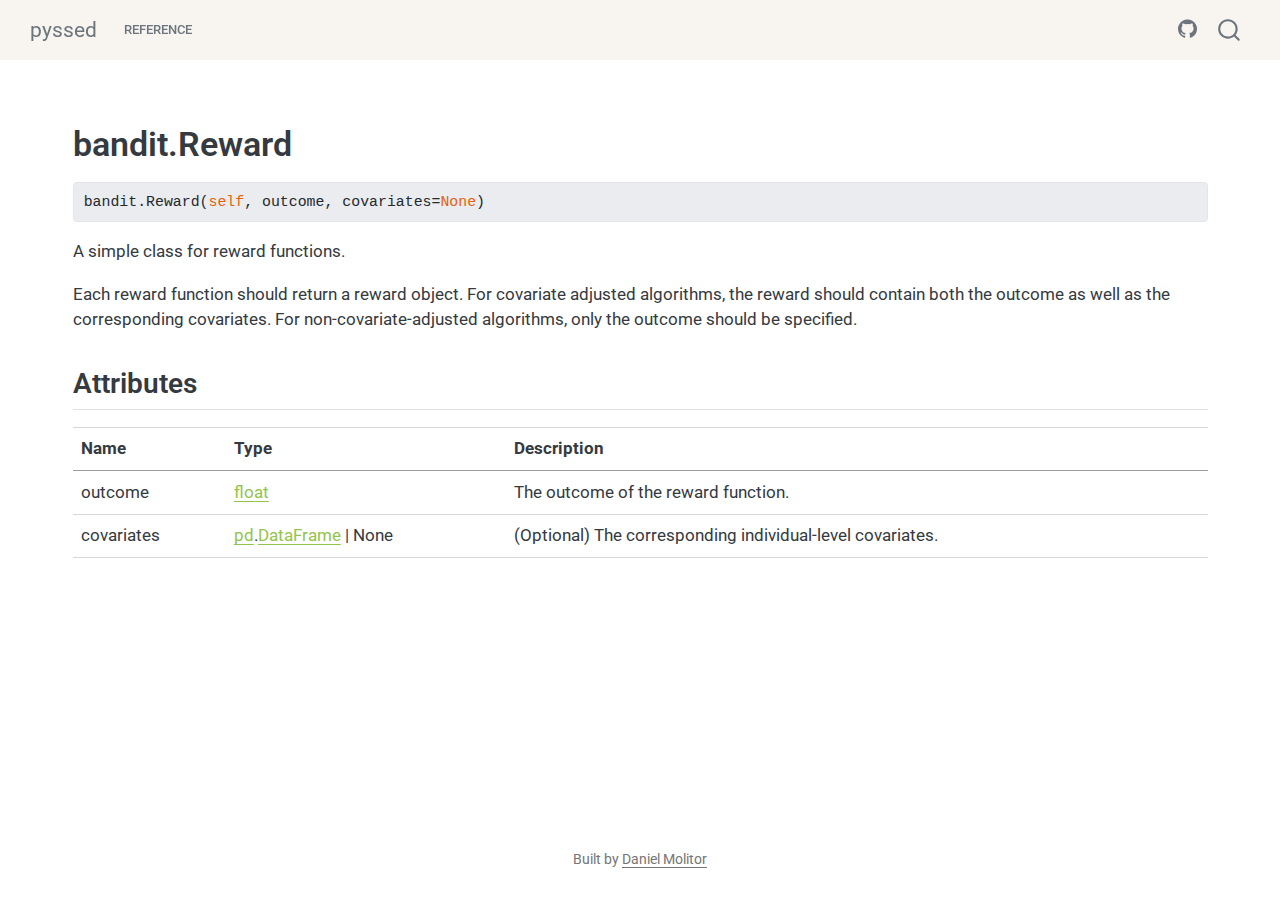
<file: reference/bandit.Reward.html>
<!DOCTYPE html>
<html xmlns="http://www.w3.org/1999/xhtml" lang="en" xml:lang="en"><head>

<meta charset="utf-8">
<meta name="generator" content="quarto-1.7.32">

<meta name="viewport" content="width=device-width, initial-scale=1.0, user-scalable=yes">


<title>bandit.reward – pyssed</title>
<style>
code{white-space: pre-wrap;}
span.smallcaps{font-variant: small-caps;}
div.columns{display: flex; gap: min(4vw, 1.5em);}
div.column{flex: auto; overflow-x: auto;}
div.hanging-indent{margin-left: 1.5em; text-indent: -1.5em;}
ul.task-list{list-style: none;}
ul.task-list li input[type="checkbox"] {
  width: 0.8em;
  margin: 0 0.8em 0.2em -1em; /* quarto-specific, see https://github.com/quarto-dev/quarto-cli/issues/4556 */ 
  vertical-align: middle;
}
/* CSS for syntax highlighting */
html { -webkit-text-size-adjust: 100%; }
pre > code.sourceCode { white-space: pre; position: relative; }
pre > code.sourceCode > span { display: inline-block; line-height: 1.25; }
pre > code.sourceCode > span:empty { height: 1.2em; }
.sourceCode { overflow: visible; }
code.sourceCode > span { color: inherit; text-decoration: inherit; }
div.sourceCode { margin: 1em 0; }
pre.sourceCode { margin: 0; }
@media screen {
div.sourceCode { overflow: auto; }
}
@media print {
pre > code.sourceCode { white-space: pre-wrap; }
pre > code.sourceCode > span { text-indent: -5em; padding-left: 5em; }
}
pre.numberSource code
  { counter-reset: source-line 0; }
pre.numberSource code > span
  { position: relative; left: -4em; counter-increment: source-line; }
pre.numberSource code > span > a:first-child::before
  { content: counter(source-line);
    position: relative; left: -1em; text-align: right; vertical-align: baseline;
    border: none; display: inline-block;
    -webkit-touch-callout: none; -webkit-user-select: none;
    -khtml-user-select: none; -moz-user-select: none;
    -ms-user-select: none; user-select: none;
    padding: 0 4px; width: 4em;
  }
pre.numberSource { margin-left: 3em;  padding-left: 4px; }
div.sourceCode
  {   }
@media screen {
pre > code.sourceCode > span > a:first-child::before { text-decoration: underline; }
}
</style>


<script src="../site_libs/quarto-nav/quarto-nav.js"></script>
<script src="../site_libs/clipboard/clipboard.min.js"></script>
<script src="../site_libs/quarto-search/autocomplete.umd.js"></script>
<script src="../site_libs/quarto-search/fuse.min.js"></script>
<script src="../site_libs/quarto-search/quarto-search.js"></script>
<meta name="quarto:offset" content="../">
<link href="../media/favicon.ico" rel="icon">
<script src="../site_libs/quarto-html/quarto.js" type="module"></script>
<script src="../site_libs/quarto-html/tabsets/tabsets.js" type="module"></script>
<script src="../site_libs/quarto-html/popper.min.js"></script>
<script src="../site_libs/quarto-html/tippy.umd.min.js"></script>
<script src="../site_libs/quarto-html/anchor.min.js"></script>
<link href="../site_libs/quarto-html/tippy.css" rel="stylesheet">
<link href="../site_libs/quarto-html/quarto-syntax-highlighting-234273d1456647dabc34a594ac50e507.css" rel="stylesheet" id="quarto-text-highlighting-styles">
<script src="../site_libs/bootstrap/bootstrap.min.js"></script>
<link href="../site_libs/bootstrap/bootstrap-icons.css" rel="stylesheet">
<link href="../site_libs/bootstrap/bootstrap-9235287e3c5fb150cc0243fd02e095b0.min.css" rel="stylesheet" append-hash="true" id="quarto-bootstrap" data-mode="light">
<script id="quarto-search-options" type="application/json">{
  "location": "navbar",
  "copy-button": false,
  "collapse-after": 3,
  "panel-placement": "end",
  "type": "overlay",
  "limit": 50,
  "keyboard-shortcut": [
    "f",
    "/",
    "s"
  ],
  "show-item-context": false,
  "language": {
    "search-no-results-text": "No results",
    "search-matching-documents-text": "matching documents",
    "search-copy-link-title": "Copy link to search",
    "search-hide-matches-text": "Hide additional matches",
    "search-more-match-text": "more match in this document",
    "search-more-matches-text": "more matches in this document",
    "search-clear-button-title": "Clear",
    "search-text-placeholder": "",
    "search-detached-cancel-button-title": "Cancel",
    "search-submit-button-title": "Submit",
    "search-label": "Search"
  }
}</script>


</head>

<body class="nav-fixed quarto-light">

<div id="quarto-search-results"></div>
  <header id="quarto-header" class="headroom fixed-top">
    <nav class="navbar navbar-expand-lg " data-bs-theme="dark">
      <div class="navbar-container container-fluid">
      <div class="navbar-brand-container mx-auto">
    <a class="navbar-brand" href="../index.html">
    <span class="navbar-title">pyssed</span>
    </a>
  </div>
            <div id="quarto-search" class="" title="Search"></div>
          <button class="navbar-toggler" type="button" data-bs-toggle="collapse" data-bs-target="#navbarCollapse" aria-controls="navbarCollapse" role="menu" aria-expanded="false" aria-label="Toggle navigation" onclick="if (window.quartoToggleHeadroom) { window.quartoToggleHeadroom(); }">
  <span class="navbar-toggler-icon"></span>
</button>
          <div class="collapse navbar-collapse" id="navbarCollapse">
            <ul class="navbar-nav navbar-nav-scroll me-auto">
  <li class="nav-item">
    <a class="nav-link" href="../reference/index.html"> 
<span class="menu-text">Reference</span></a>
  </li>  
</ul>
            <ul class="navbar-nav navbar-nav-scroll ms-auto">
  <li class="nav-item compact">
    <a class="nav-link" href="https://github.com/dmolitor/pyssed"> <i class="bi bi-github" role="img" aria-label="Pyssed python GitHub">
</i> 
<span class="menu-text"></span></a>
  </li>  
</ul>
          </div> <!-- /navcollapse -->
            <div class="quarto-navbar-tools">
</div>
      </div> <!-- /container-fluid -->
    </nav>
</header>
<!-- content -->
<div id="quarto-content" class="quarto-container page-columns page-rows-contents page-layout-full page-navbar">
<!-- sidebar -->
<!-- margin-sidebar -->
    
<!-- main -->
<main class="content column-page" id="quarto-document-content"><header id="title-block-header" class="quarto-title-block"></header>




<section id="pyssed.bandit.Reward" class="level1">
<h1>bandit.Reward</h1>
<div class="sourceCode" id="cb1"><pre class="sourceCode python code-with-copy"><code class="sourceCode python"><span id="cb1-1"><a href="#cb1-1" aria-hidden="true" tabindex="-1"></a>bandit.Reward(<span class="va">self</span>, outcome, covariates<span class="op">=</span><span class="va">None</span>)</span></code><button title="Copy to Clipboard" class="code-copy-button"><i class="bi"></i></button></pre></div>
<p>A simple class for reward functions.</p>
<p>Each reward function should return a reward object. For covariate adjusted algorithms, the reward should contain both the outcome as well as the corresponding covariates. For non-covariate-adjusted algorithms, only the outcome should be specified.</p>
<section id="attributes" class="level2 doc-section doc-section-attributes">
<h2 class="doc-section doc-section-attributes anchored" data-anchor-id="attributes">Attributes</h2>
<table class="caption-top table">
<thead>
<tr class="header">
<th>Name</th>
<th>Type</th>
<th>Description</th>
</tr>
</thead>
<tbody>
<tr class="odd">
<td>outcome</td>
<td><a href="`float`">float</a></td>
<td>The outcome of the reward function.</td>
</tr>
<tr class="even">
<td>covariates</td>
<td><a href="`pandas`">pd</a>.<a href="`pandas.DataFrame`">DataFrame</a> | None</td>
<td>(Optional) The corresponding individual-level covariates.</td>
</tr>
</tbody>
</table>


</section>
</section>

</main> <!-- /main -->
<script id="quarto-html-after-body" type="application/javascript">
  window.document.addEventListener("DOMContentLoaded", function (event) {
    const icon = "";
    const anchorJS = new window.AnchorJS();
    anchorJS.options = {
      placement: 'right',
      icon: icon
    };
    anchorJS.add('.anchored');
    const isCodeAnnotation = (el) => {
      for (const clz of el.classList) {
        if (clz.startsWith('code-annotation-')) {                     
          return true;
        }
      }
      return false;
    }
    const onCopySuccess = function(e) {
      // button target
      const button = e.trigger;
      // don't keep focus
      button.blur();
      // flash "checked"
      button.classList.add('code-copy-button-checked');
      var currentTitle = button.getAttribute("title");
      button.setAttribute("title", "Copied!");
      let tooltip;
      if (window.bootstrap) {
        button.setAttribute("data-bs-toggle", "tooltip");
        button.setAttribute("data-bs-placement", "left");
        button.setAttribute("data-bs-title", "Copied!");
        tooltip = new bootstrap.Tooltip(button, 
          { trigger: "manual", 
            customClass: "code-copy-button-tooltip",
            offset: [0, -8]});
        tooltip.show();    
      }
      setTimeout(function() {
        if (tooltip) {
          tooltip.hide();
          button.removeAttribute("data-bs-title");
          button.removeAttribute("data-bs-toggle");
          button.removeAttribute("data-bs-placement");
        }
        button.setAttribute("title", currentTitle);
        button.classList.remove('code-copy-button-checked');
      }, 1000);
      // clear code selection
      e.clearSelection();
    }
    const getTextToCopy = function(trigger) {
        const codeEl = trigger.previousElementSibling.cloneNode(true);
        for (const childEl of codeEl.children) {
          if (isCodeAnnotation(childEl)) {
            childEl.remove();
          }
        }
        return codeEl.innerText;
    }
    const clipboard = new window.ClipboardJS('.code-copy-button:not([data-in-quarto-modal])', {
      text: getTextToCopy
    });
    clipboard.on('success', onCopySuccess);
    if (window.document.getElementById('quarto-embedded-source-code-modal')) {
      const clipboardModal = new window.ClipboardJS('.code-copy-button[data-in-quarto-modal]', {
        text: getTextToCopy,
        container: window.document.getElementById('quarto-embedded-source-code-modal')
      });
      clipboardModal.on('success', onCopySuccess);
    }
      var localhostRegex = new RegExp(/^(?:http|https):\/\/localhost\:?[0-9]*\//);
      var mailtoRegex = new RegExp(/^mailto:/);
        var filterRegex = new RegExp('/' + window.location.host + '/');
      var isInternal = (href) => {
          return filterRegex.test(href) || localhostRegex.test(href) || mailtoRegex.test(href);
      }
      // Inspect non-navigation links and adorn them if external
     var links = window.document.querySelectorAll('a[href]:not(.nav-link):not(.navbar-brand):not(.toc-action):not(.sidebar-link):not(.sidebar-item-toggle):not(.pagination-link):not(.no-external):not([aria-hidden]):not(.dropdown-item):not(.quarto-navigation-tool):not(.about-link)');
      for (var i=0; i<links.length; i++) {
        const link = links[i];
        if (!isInternal(link.href)) {
          // undo the damage that might have been done by quarto-nav.js in the case of
          // links that we want to consider external
          if (link.dataset.originalHref !== undefined) {
            link.href = link.dataset.originalHref;
          }
        }
      }
    function tippyHover(el, contentFn, onTriggerFn, onUntriggerFn) {
      const config = {
        allowHTML: true,
        maxWidth: 500,
        delay: 100,
        arrow: false,
        appendTo: function(el) {
            return el.parentElement;
        },
        interactive: true,
        interactiveBorder: 10,
        theme: 'quarto',
        placement: 'bottom-start',
      };
      if (contentFn) {
        config.content = contentFn;
      }
      if (onTriggerFn) {
        config.onTrigger = onTriggerFn;
      }
      if (onUntriggerFn) {
        config.onUntrigger = onUntriggerFn;
      }
      window.tippy(el, config); 
    }
    const noterefs = window.document.querySelectorAll('a[role="doc-noteref"]');
    for (var i=0; i<noterefs.length; i++) {
      const ref = noterefs[i];
      tippyHover(ref, function() {
        // use id or data attribute instead here
        let href = ref.getAttribute('data-footnote-href') || ref.getAttribute('href');
        try { href = new URL(href).hash; } catch {}
        const id = href.replace(/^#\/?/, "");
        const note = window.document.getElementById(id);
        if (note) {
          return note.innerHTML;
        } else {
          return "";
        }
      });
    }
    const xrefs = window.document.querySelectorAll('a.quarto-xref');
    const processXRef = (id, note) => {
      // Strip column container classes
      const stripColumnClz = (el) => {
        el.classList.remove("page-full", "page-columns");
        if (el.children) {
          for (const child of el.children) {
            stripColumnClz(child);
          }
        }
      }
      stripColumnClz(note)
      if (id === null || id.startsWith('sec-')) {
        // Special case sections, only their first couple elements
        const container = document.createElement("div");
        if (note.children && note.children.length > 2) {
          container.appendChild(note.children[0].cloneNode(true));
          for (let i = 1; i < note.children.length; i++) {
            const child = note.children[i];
            if (child.tagName === "P" && child.innerText === "") {
              continue;
            } else {
              container.appendChild(child.cloneNode(true));
              break;
            }
          }
          if (window.Quarto?.typesetMath) {
            window.Quarto.typesetMath(container);
          }
          return container.innerHTML
        } else {
          if (window.Quarto?.typesetMath) {
            window.Quarto.typesetMath(note);
          }
          return note.innerHTML;
        }
      } else {
        // Remove any anchor links if they are present
        const anchorLink = note.querySelector('a.anchorjs-link');
        if (anchorLink) {
          anchorLink.remove();
        }
        if (window.Quarto?.typesetMath) {
          window.Quarto.typesetMath(note);
        }
        if (note.classList.contains("callout")) {
          return note.outerHTML;
        } else {
          return note.innerHTML;
        }
      }
    }
    for (var i=0; i<xrefs.length; i++) {
      const xref = xrefs[i];
      tippyHover(xref, undefined, function(instance) {
        instance.disable();
        let url = xref.getAttribute('href');
        let hash = undefined; 
        if (url.startsWith('#')) {
          hash = url;
        } else {
          try { hash = new URL(url).hash; } catch {}
        }
        if (hash) {
          const id = hash.replace(/^#\/?/, "");
          const note = window.document.getElementById(id);
          if (note !== null) {
            try {
              const html = processXRef(id, note.cloneNode(true));
              instance.setContent(html);
            } finally {
              instance.enable();
              instance.show();
            }
          } else {
            // See if we can fetch this
            fetch(url.split('#')[0])
            .then(res => res.text())
            .then(html => {
              const parser = new DOMParser();
              const htmlDoc = parser.parseFromString(html, "text/html");
              const note = htmlDoc.getElementById(id);
              if (note !== null) {
                const html = processXRef(id, note);
                instance.setContent(html);
              } 
            }).finally(() => {
              instance.enable();
              instance.show();
            });
          }
        } else {
          // See if we can fetch a full url (with no hash to target)
          // This is a special case and we should probably do some content thinning / targeting
          fetch(url)
          .then(res => res.text())
          .then(html => {
            const parser = new DOMParser();
            const htmlDoc = parser.parseFromString(html, "text/html");
            const note = htmlDoc.querySelector('main.content');
            if (note !== null) {
              // This should only happen for chapter cross references
              // (since there is no id in the URL)
              // remove the first header
              if (note.children.length > 0 && note.children[0].tagName === "HEADER") {
                note.children[0].remove();
              }
              const html = processXRef(null, note);
              instance.setContent(html);
            } 
          }).finally(() => {
            instance.enable();
            instance.show();
          });
        }
      }, function(instance) {
      });
    }
        let selectedAnnoteEl;
        const selectorForAnnotation = ( cell, annotation) => {
          let cellAttr = 'data-code-cell="' + cell + '"';
          let lineAttr = 'data-code-annotation="' +  annotation + '"';
          const selector = 'span[' + cellAttr + '][' + lineAttr + ']';
          return selector;
        }
        const selectCodeLines = (annoteEl) => {
          const doc = window.document;
          const targetCell = annoteEl.getAttribute("data-target-cell");
          const targetAnnotation = annoteEl.getAttribute("data-target-annotation");
          const annoteSpan = window.document.querySelector(selectorForAnnotation(targetCell, targetAnnotation));
          const lines = annoteSpan.getAttribute("data-code-lines").split(",");
          const lineIds = lines.map((line) => {
            return targetCell + "-" + line;
          })
          let top = null;
          let height = null;
          let parent = null;
          if (lineIds.length > 0) {
              //compute the position of the single el (top and bottom and make a div)
              const el = window.document.getElementById(lineIds[0]);
              top = el.offsetTop;
              height = el.offsetHeight;
              parent = el.parentElement.parentElement;
            if (lineIds.length > 1) {
              const lastEl = window.document.getElementById(lineIds[lineIds.length - 1]);
              const bottom = lastEl.offsetTop + lastEl.offsetHeight;
              height = bottom - top;
            }
            if (top !== null && height !== null && parent !== null) {
              // cook up a div (if necessary) and position it 
              let div = window.document.getElementById("code-annotation-line-highlight");
              if (div === null) {
                div = window.document.createElement("div");
                div.setAttribute("id", "code-annotation-line-highlight");
                div.style.position = 'absolute';
                parent.appendChild(div);
              }
              div.style.top = top - 2 + "px";
              div.style.height = height + 4 + "px";
              div.style.left = 0;
              let gutterDiv = window.document.getElementById("code-annotation-line-highlight-gutter");
              if (gutterDiv === null) {
                gutterDiv = window.document.createElement("div");
                gutterDiv.setAttribute("id", "code-annotation-line-highlight-gutter");
                gutterDiv.style.position = 'absolute';
                const codeCell = window.document.getElementById(targetCell);
                const gutter = codeCell.querySelector('.code-annotation-gutter');
                gutter.appendChild(gutterDiv);
              }
              gutterDiv.style.top = top - 2 + "px";
              gutterDiv.style.height = height + 4 + "px";
            }
            selectedAnnoteEl = annoteEl;
          }
        };
        const unselectCodeLines = () => {
          const elementsIds = ["code-annotation-line-highlight", "code-annotation-line-highlight-gutter"];
          elementsIds.forEach((elId) => {
            const div = window.document.getElementById(elId);
            if (div) {
              div.remove();
            }
          });
          selectedAnnoteEl = undefined;
        };
          // Handle positioning of the toggle
      window.addEventListener(
        "resize",
        throttle(() => {
          elRect = undefined;
          if (selectedAnnoteEl) {
            selectCodeLines(selectedAnnoteEl);
          }
        }, 10)
      );
      function throttle(fn, ms) {
      let throttle = false;
      let timer;
        return (...args) => {
          if(!throttle) { // first call gets through
              fn.apply(this, args);
              throttle = true;
          } else { // all the others get throttled
              if(timer) clearTimeout(timer); // cancel #2
              timer = setTimeout(() => {
                fn.apply(this, args);
                timer = throttle = false;
              }, ms);
          }
        };
      }
        // Attach click handler to the DT
        const annoteDls = window.document.querySelectorAll('dt[data-target-cell]');
        for (const annoteDlNode of annoteDls) {
          annoteDlNode.addEventListener('click', (event) => {
            const clickedEl = event.target;
            if (clickedEl !== selectedAnnoteEl) {
              unselectCodeLines();
              const activeEl = window.document.querySelector('dt[data-target-cell].code-annotation-active');
              if (activeEl) {
                activeEl.classList.remove('code-annotation-active');
              }
              selectCodeLines(clickedEl);
              clickedEl.classList.add('code-annotation-active');
            } else {
              // Unselect the line
              unselectCodeLines();
              clickedEl.classList.remove('code-annotation-active');
            }
          });
        }
    const findCites = (el) => {
      const parentEl = el.parentElement;
      if (parentEl) {
        const cites = parentEl.dataset.cites;
        if (cites) {
          return {
            el,
            cites: cites.split(' ')
          };
        } else {
          return findCites(el.parentElement)
        }
      } else {
        return undefined;
      }
    };
    var bibliorefs = window.document.querySelectorAll('a[role="doc-biblioref"]');
    for (var i=0; i<bibliorefs.length; i++) {
      const ref = bibliorefs[i];
      const citeInfo = findCites(ref);
      if (citeInfo) {
        tippyHover(citeInfo.el, function() {
          var popup = window.document.createElement('div');
          citeInfo.cites.forEach(function(cite) {
            var citeDiv = window.document.createElement('div');
            citeDiv.classList.add('hanging-indent');
            citeDiv.classList.add('csl-entry');
            var biblioDiv = window.document.getElementById('ref-' + cite);
            if (biblioDiv) {
              citeDiv.innerHTML = biblioDiv.innerHTML;
            }
            popup.appendChild(citeDiv);
          });
          return popup.innerHTML;
        });
      }
    }
  });
  </script>
</div> <!-- /content -->
<footer class="footer">
  <div class="nav-footer">
    <div class="nav-footer-left">
      &nbsp;
    </div>   
    <div class="nav-footer-center">
<p>Built by <a href="https://dmolitor.com">Daniel Molitor</a></p>
</div>
    <div class="nav-footer-right">
      &nbsp;
    </div>
  </div>
</footer>




</body></html>
</file>
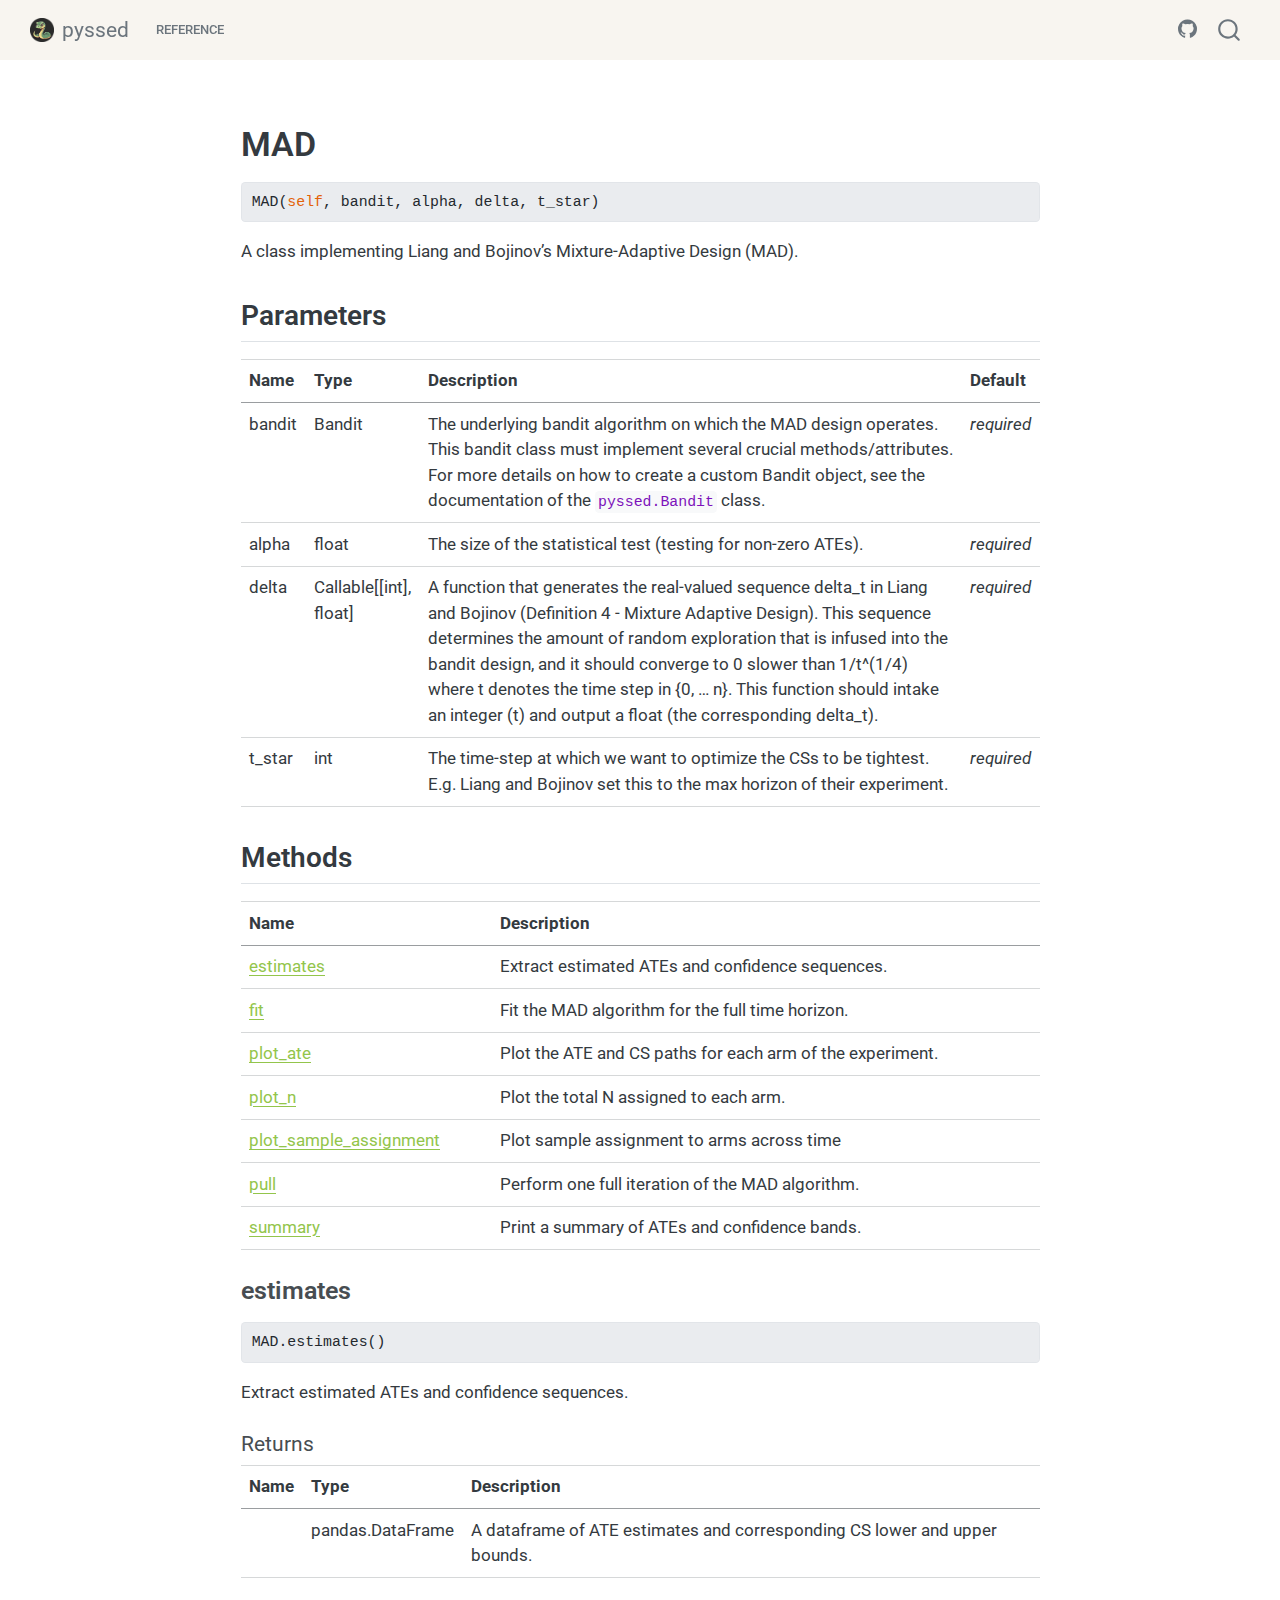
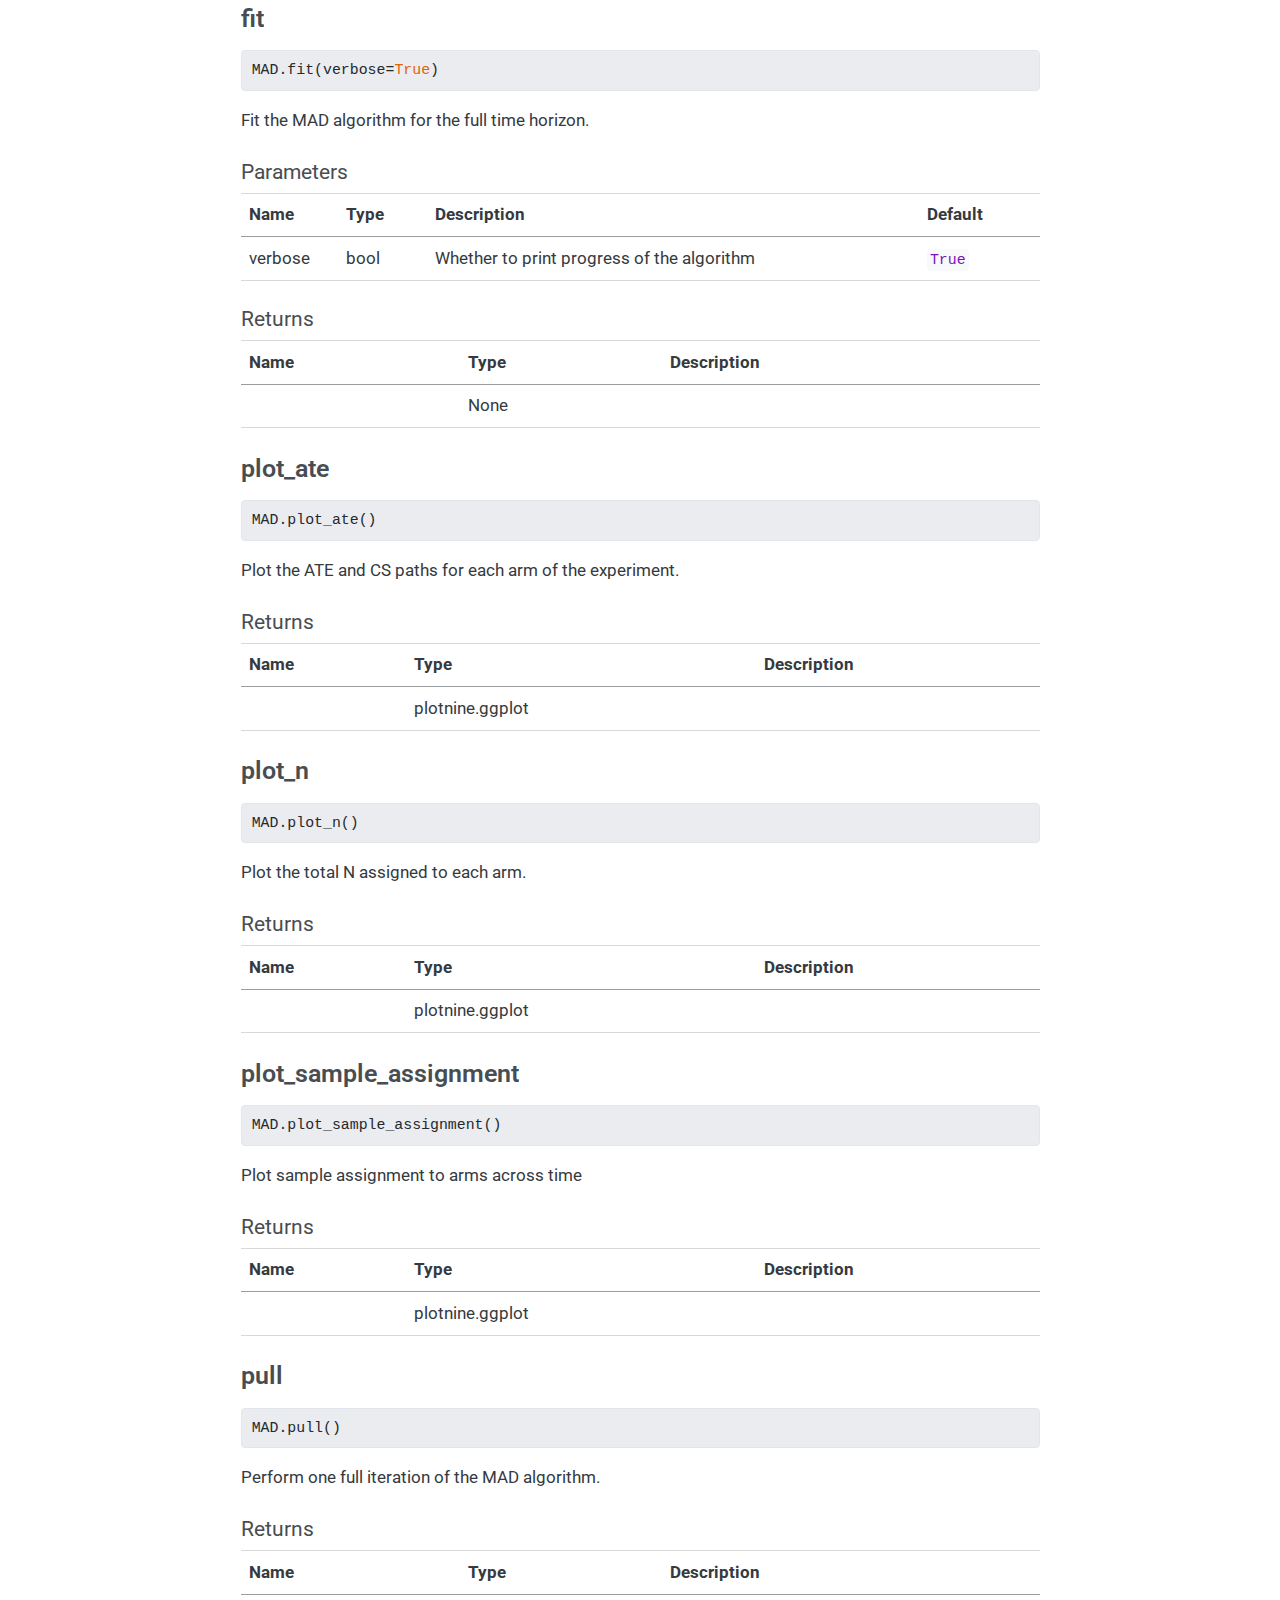
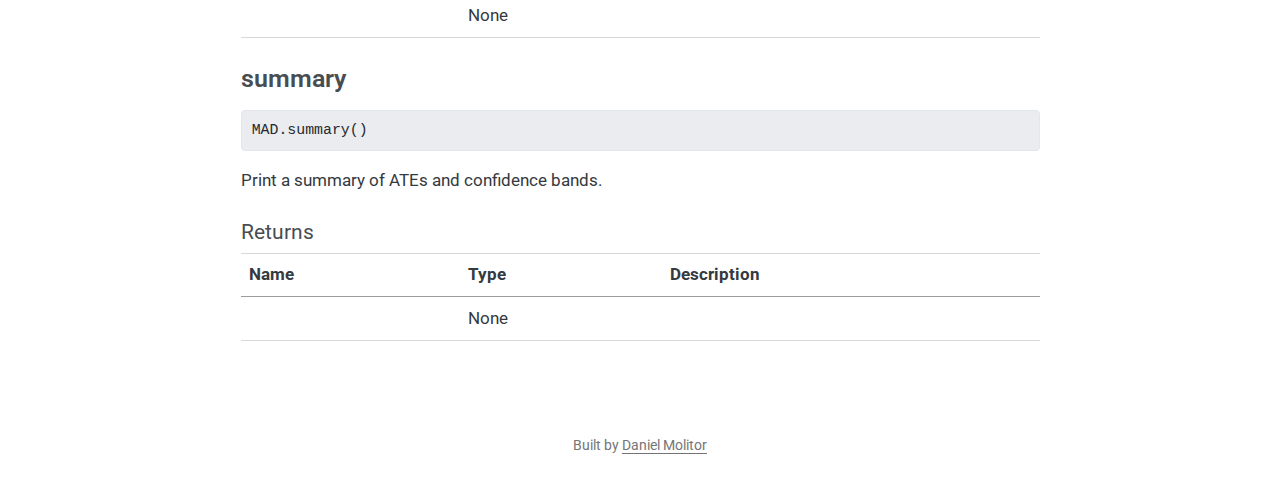
<file: reference/MAD.html>
<!DOCTYPE html>
<html xmlns="http://www.w3.org/1999/xhtml" lang="en" xml:lang="en"><head>

<meta charset="utf-8">
<meta name="generator" content="quarto-1.6.40">

<meta name="viewport" content="width=device-width, initial-scale=1.0, user-scalable=yes">


<title>mad – pyssed</title>
<style>
code{white-space: pre-wrap;}
span.smallcaps{font-variant: small-caps;}
div.columns{display: flex; gap: min(4vw, 1.5em);}
div.column{flex: auto; overflow-x: auto;}
div.hanging-indent{margin-left: 1.5em; text-indent: -1.5em;}
ul.task-list{list-style: none;}
ul.task-list li input[type="checkbox"] {
  width: 0.8em;
  margin: 0 0.8em 0.2em -1em; /* quarto-specific, see https://github.com/quarto-dev/quarto-cli/issues/4556 */ 
  vertical-align: middle;
}
/* CSS for syntax highlighting */
pre > code.sourceCode { white-space: pre; position: relative; }
pre > code.sourceCode > span { line-height: 1.25; }
pre > code.sourceCode > span:empty { height: 1.2em; }
.sourceCode { overflow: visible; }
code.sourceCode > span { color: inherit; text-decoration: inherit; }
div.sourceCode { margin: 1em 0; }
pre.sourceCode { margin: 0; }
@media screen {
div.sourceCode { overflow: auto; }
}
@media print {
pre > code.sourceCode { white-space: pre-wrap; }
pre > code.sourceCode > span { display: inline-block; text-indent: -5em; padding-left: 5em; }
}
pre.numberSource code
  { counter-reset: source-line 0; }
pre.numberSource code > span
  { position: relative; left: -4em; counter-increment: source-line; }
pre.numberSource code > span > a:first-child::before
  { content: counter(source-line);
    position: relative; left: -1em; text-align: right; vertical-align: baseline;
    border: none; display: inline-block;
    -webkit-touch-callout: none; -webkit-user-select: none;
    -khtml-user-select: none; -moz-user-select: none;
    -ms-user-select: none; user-select: none;
    padding: 0 4px; width: 4em;
  }
pre.numberSource { margin-left: 3em;  padding-left: 4px; }
div.sourceCode
  {   }
@media screen {
pre > code.sourceCode > span > a:first-child::before { text-decoration: underline; }
}
</style>


<script src="../site_libs/quarto-nav/quarto-nav.js"></script>
<script src="../site_libs/clipboard/clipboard.min.js"></script>
<script src="../site_libs/quarto-search/autocomplete.umd.js"></script>
<script src="../site_libs/quarto-search/fuse.min.js"></script>
<script src="../site_libs/quarto-search/quarto-search.js"></script>
<meta name="quarto:offset" content="../">
<link href="../favicon.ico" rel="icon">
<script src="../site_libs/quarto-html/quarto.js"></script>
<script src="../site_libs/quarto-html/popper.min.js"></script>
<script src="../site_libs/quarto-html/tippy.umd.min.js"></script>
<script src="../site_libs/quarto-html/anchor.min.js"></script>
<link href="../site_libs/quarto-html/tippy.css" rel="stylesheet">
<link href="../site_libs/quarto-html/quarto-syntax-highlighting-86daaaaad7353f9cc0c554efc1dd6d94.css" rel="stylesheet" id="quarto-text-highlighting-styles">
<script src="../site_libs/bootstrap/bootstrap.min.js"></script>
<link href="../site_libs/bootstrap/bootstrap-icons.css" rel="stylesheet">
<link href="../site_libs/bootstrap/bootstrap-4a75add3939a1e7388e9e83865d16a2a.min.css" rel="stylesheet" append-hash="true" id="quarto-bootstrap" data-mode="light">
<script id="quarto-search-options" type="application/json">{
  "location": "navbar",
  "copy-button": false,
  "collapse-after": 3,
  "panel-placement": "end",
  "type": "overlay",
  "limit": 50,
  "keyboard-shortcut": [
    "f",
    "/",
    "s"
  ],
  "show-item-context": false,
  "language": {
    "search-no-results-text": "No results",
    "search-matching-documents-text": "matching documents",
    "search-copy-link-title": "Copy link to search",
    "search-hide-matches-text": "Hide additional matches",
    "search-more-match-text": "more match in this document",
    "search-more-matches-text": "more matches in this document",
    "search-clear-button-title": "Clear",
    "search-text-placeholder": "",
    "search-detached-cancel-button-title": "Cancel",
    "search-submit-button-title": "Submit",
    "search-label": "Search"
  }
}</script>


</head>

<body class="nav-fixed fullcontent">

<div id="quarto-search-results"></div>
  <header id="quarto-header" class="headroom fixed-top">
    <nav class="navbar navbar-expand-lg " data-bs-theme="dark">
      <div class="navbar-container container-fluid">
      <div class="navbar-brand-container mx-auto">
    <a href="../index.html" class="navbar-brand navbar-brand-logo">
    <img src="../pyssed.png" alt="" class="navbar-logo">
    </a>
    <a class="navbar-brand" href="../index.html">
    <span class="navbar-title">pyssed</span>
    </a>
  </div>
            <div id="quarto-search" class="" title="Search"></div>
          <button class="navbar-toggler" type="button" data-bs-toggle="collapse" data-bs-target="#navbarCollapse" aria-controls="navbarCollapse" role="menu" aria-expanded="false" aria-label="Toggle navigation" onclick="if (window.quartoToggleHeadroom) { window.quartoToggleHeadroom(); }">
  <span class="navbar-toggler-icon"></span>
</button>
          <div class="collapse navbar-collapse" id="navbarCollapse">
            <ul class="navbar-nav navbar-nav-scroll me-auto">
  <li class="nav-item">
    <a class="nav-link" href="../reference/index.html"> 
<span class="menu-text">Reference</span></a>
  </li>  
</ul>
            <ul class="navbar-nav navbar-nav-scroll ms-auto">
  <li class="nav-item compact">
    <a class="nav-link" href="https://github.com/dmolitor/pyssed"> <i class="bi bi-github" role="img" aria-label="Pyssed python GitHub">
</i> 
<span class="menu-text"></span></a>
  </li>  
</ul>
          </div> <!-- /navcollapse -->
            <div class="quarto-navbar-tools">
</div>
      </div> <!-- /container-fluid -->
    </nav>
</header>
<!-- content -->
<div id="quarto-content" class="quarto-container page-columns page-rows-contents page-layout-article page-navbar">
<!-- sidebar -->
<!-- margin-sidebar -->
    
<!-- main -->
<main class="content" id="quarto-document-content"><header id="title-block-header" class="quarto-title-block"></header>




<section id="pyssed.MAD" class="level1">
<h1>MAD</h1>
<div class="sourceCode" id="cb1"><pre class="sourceCode python code-with-copy"><code class="sourceCode python"><span id="cb1-1"><a href="#cb1-1" aria-hidden="true" tabindex="-1"></a>MAD(<span class="va">self</span>, bandit, alpha, delta, t_star)</span></code><button title="Copy to Clipboard" class="code-copy-button"><i class="bi"></i></button></pre></div>
<p>A class implementing Liang and Bojinov’s Mixture-Adaptive Design (MAD).</p>
<section id="parameters" class="level2 doc-section doc-section-parameters">
<h2 class="doc-section doc-section-parameters anchored" data-anchor-id="parameters">Parameters</h2>
<table class="caption-top table">
<colgroup>
<col style="width: 1%">
<col style="width: 6%">
<col style="width: 89%">
<col style="width: 2%">
</colgroup>
<thead>
<tr class="header">
<th>Name</th>
<th>Type</th>
<th>Description</th>
<th>Default</th>
</tr>
</thead>
<tbody>
<tr class="odd">
<td>bandit</td>
<td>Bandit</td>
<td>The underlying bandit algorithm on which the MAD design operates. This bandit class must implement several crucial methods/attributes. For more details on how to create a custom Bandit object, see the documentation of the <code>pyssed.Bandit</code> class.</td>
<td><em>required</em></td>
</tr>
<tr class="even">
<td>alpha</td>
<td>float</td>
<td>The size of the statistical test (testing for non-zero ATEs).</td>
<td><em>required</em></td>
</tr>
<tr class="odd">
<td>delta</td>
<td>Callable[[int], float]</td>
<td>A function that generates the real-valued sequence delta_t in Liang and Bojinov (Definition 4 - Mixture Adaptive Design). This sequence determines the amount of random exploration that is infused into the bandit design, and it should converge to 0 slower than 1/t^(1/4) where t denotes the time step in {0, … n}. This function should intake an integer (t) and output a float (the corresponding delta_t).</td>
<td><em>required</em></td>
</tr>
<tr class="even">
<td>t_star</td>
<td>int</td>
<td>The time-step at which we want to optimize the CSs to be tightest. E.g. Liang and Bojinov set this to the max horizon of their experiment.</td>
<td><em>required</em></td>
</tr>
</tbody>
</table>
</section>
<section id="methods" class="level2">
<h2 class="anchored" data-anchor-id="methods">Methods</h2>
<table class="caption-top table">
<thead>
<tr class="header">
<th>Name</th>
<th>Description</th>
</tr>
</thead>
<tbody>
<tr class="odd">
<td><a href="#pyssed.MAD.estimates">estimates</a></td>
<td>Extract estimated ATEs and confidence sequences.</td>
</tr>
<tr class="even">
<td><a href="#pyssed.MAD.fit">fit</a></td>
<td>Fit the MAD algorithm for the full time horizon.</td>
</tr>
<tr class="odd">
<td><a href="#pyssed.MAD.plot_ate">plot_ate</a></td>
<td>Plot the ATE and CS paths for each arm of the experiment.</td>
</tr>
<tr class="even">
<td><a href="#pyssed.MAD.plot_n">plot_n</a></td>
<td>Plot the total N assigned to each arm.</td>
</tr>
<tr class="odd">
<td><a href="#pyssed.MAD.plot_sample_assignment">plot_sample_assignment</a></td>
<td>Plot sample assignment to arms across time</td>
</tr>
<tr class="even">
<td><a href="#pyssed.MAD.pull">pull</a></td>
<td>Perform one full iteration of the MAD algorithm.</td>
</tr>
<tr class="odd">
<td><a href="#pyssed.MAD.summary">summary</a></td>
<td>Print a summary of ATEs and confidence bands.</td>
</tr>
</tbody>
</table>
<section id="pyssed.MAD.estimates" class="level3">
<h3 class="anchored" data-anchor-id="pyssed.MAD.estimates">estimates</h3>
<div class="sourceCode" id="cb2"><pre class="sourceCode python code-with-copy"><code class="sourceCode python"><span id="cb2-1"><a href="#cb2-1" aria-hidden="true" tabindex="-1"></a>MAD.estimates()</span></code><button title="Copy to Clipboard" class="code-copy-button"><i class="bi"></i></button></pre></div>
<p>Extract estimated ATEs and confidence sequences.</p>
<section id="returns" class="level4 doc-section doc-section-returns">
<h4 class="doc-section doc-section-returns anchored" data-anchor-id="returns">Returns</h4>
<table class="caption-top table">
<colgroup>
<col style="width: 7%">
<col style="width: 17%">
<col style="width: 74%">
</colgroup>
<thead>
<tr class="header">
<th>Name</th>
<th>Type</th>
<th>Description</th>
</tr>
</thead>
<tbody>
<tr class="odd">
<td></td>
<td>pandas.DataFrame</td>
<td>A dataframe of ATE estimates and corresponding CS lower and upper bounds.</td>
</tr>
</tbody>
</table>
</section>
</section>
<section id="pyssed.MAD.fit" class="level3">
<h3 class="anchored" data-anchor-id="pyssed.MAD.fit">fit</h3>
<div class="sourceCode" id="cb3"><pre class="sourceCode python code-with-copy"><code class="sourceCode python"><span id="cb3-1"><a href="#cb3-1" aria-hidden="true" tabindex="-1"></a>MAD.fit(verbose<span class="op">=</span><span class="va">True</span>)</span></code><button title="Copy to Clipboard" class="code-copy-button"><i class="bi"></i></button></pre></div>
<p>Fit the MAD algorithm for the full time horizon.</p>
<section id="parameters-1" class="level4 doc-section doc-section-parameters">
<h4 class="doc-section doc-section-parameters anchored" data-anchor-id="parameters-1">Parameters</h4>
<table class="caption-top table">
<colgroup>
<col style="width: 12%">
<col style="width: 11%">
<col style="width: 61%">
<col style="width: 15%">
</colgroup>
<thead>
<tr class="header">
<th>Name</th>
<th>Type</th>
<th>Description</th>
<th>Default</th>
</tr>
</thead>
<tbody>
<tr class="odd">
<td>verbose</td>
<td>bool</td>
<td>Whether to print progress of the algorithm</td>
<td><code>True</code></td>
</tr>
</tbody>
</table>
</section>
<section id="returns-1" class="level4 doc-section doc-section-returns">
<h4 class="doc-section doc-section-returns anchored" data-anchor-id="returns-1">Returns</h4>
<table class="caption-top table">
<thead>
<tr class="header">
<th>Name</th>
<th>Type</th>
<th>Description</th>
</tr>
</thead>
<tbody>
<tr class="odd">
<td></td>
<td>None</td>
<td></td>
</tr>
</tbody>
</table>
</section>
</section>
<section id="pyssed.MAD.plot_ate" class="level3">
<h3 class="anchored" data-anchor-id="pyssed.MAD.plot_ate">plot_ate</h3>
<div class="sourceCode" id="cb4"><pre class="sourceCode python code-with-copy"><code class="sourceCode python"><span id="cb4-1"><a href="#cb4-1" aria-hidden="true" tabindex="-1"></a>MAD.plot_ate()</span></code><button title="Copy to Clipboard" class="code-copy-button"><i class="bi"></i></button></pre></div>
<p>Plot the ATE and CS paths for each arm of the experiment.</p>
<section id="returns-2" class="level4 doc-section doc-section-returns">
<h4 class="doc-section doc-section-returns anchored" data-anchor-id="returns-2">Returns</h4>
<table class="caption-top table">
<thead>
<tr class="header">
<th>Name</th>
<th>Type</th>
<th>Description</th>
</tr>
</thead>
<tbody>
<tr class="odd">
<td></td>
<td>plotnine.ggplot</td>
<td></td>
</tr>
</tbody>
</table>
</section>
</section>
<section id="pyssed.MAD.plot_n" class="level3">
<h3 class="anchored" data-anchor-id="pyssed.MAD.plot_n">plot_n</h3>
<div class="sourceCode" id="cb5"><pre class="sourceCode python code-with-copy"><code class="sourceCode python"><span id="cb5-1"><a href="#cb5-1" aria-hidden="true" tabindex="-1"></a>MAD.plot_n()</span></code><button title="Copy to Clipboard" class="code-copy-button"><i class="bi"></i></button></pre></div>
<p>Plot the total N assigned to each arm.</p>
<section id="returns-3" class="level4 doc-section doc-section-returns">
<h4 class="doc-section doc-section-returns anchored" data-anchor-id="returns-3">Returns</h4>
<table class="caption-top table">
<thead>
<tr class="header">
<th>Name</th>
<th>Type</th>
<th>Description</th>
</tr>
</thead>
<tbody>
<tr class="odd">
<td></td>
<td>plotnine.ggplot</td>
<td></td>
</tr>
</tbody>
</table>
</section>
</section>
<section id="pyssed.MAD.plot_sample_assignment" class="level3">
<h3 class="anchored" data-anchor-id="pyssed.MAD.plot_sample_assignment">plot_sample_assignment</h3>
<div class="sourceCode" id="cb6"><pre class="sourceCode python code-with-copy"><code class="sourceCode python"><span id="cb6-1"><a href="#cb6-1" aria-hidden="true" tabindex="-1"></a>MAD.plot_sample_assignment()</span></code><button title="Copy to Clipboard" class="code-copy-button"><i class="bi"></i></button></pre></div>
<p>Plot sample assignment to arms across time</p>
<section id="returns-4" class="level4 doc-section doc-section-returns">
<h4 class="doc-section doc-section-returns anchored" data-anchor-id="returns-4">Returns</h4>
<table class="caption-top table">
<thead>
<tr class="header">
<th>Name</th>
<th>Type</th>
<th>Description</th>
</tr>
</thead>
<tbody>
<tr class="odd">
<td></td>
<td>plotnine.ggplot</td>
<td></td>
</tr>
</tbody>
</table>
</section>
</section>
<section id="pyssed.MAD.pull" class="level3">
<h3 class="anchored" data-anchor-id="pyssed.MAD.pull">pull</h3>
<div class="sourceCode" id="cb7"><pre class="sourceCode python code-with-copy"><code class="sourceCode python"><span id="cb7-1"><a href="#cb7-1" aria-hidden="true" tabindex="-1"></a>MAD.pull()</span></code><button title="Copy to Clipboard" class="code-copy-button"><i class="bi"></i></button></pre></div>
<p>Perform one full iteration of the MAD algorithm.</p>
<section id="returns-5" class="level4 doc-section doc-section-returns">
<h4 class="doc-section doc-section-returns anchored" data-anchor-id="returns-5">Returns</h4>
<table class="caption-top table">
<thead>
<tr class="header">
<th>Name</th>
<th>Type</th>
<th>Description</th>
</tr>
</thead>
<tbody>
<tr class="odd">
<td></td>
<td>None</td>
<td></td>
</tr>
</tbody>
</table>
</section>
</section>
<section id="pyssed.MAD.summary" class="level3">
<h3 class="anchored" data-anchor-id="pyssed.MAD.summary">summary</h3>
<div class="sourceCode" id="cb8"><pre class="sourceCode python code-with-copy"><code class="sourceCode python"><span id="cb8-1"><a href="#cb8-1" aria-hidden="true" tabindex="-1"></a>MAD.summary()</span></code><button title="Copy to Clipboard" class="code-copy-button"><i class="bi"></i></button></pre></div>
<p>Print a summary of ATEs and confidence bands.</p>
<section id="returns-6" class="level4 doc-section doc-section-returns">
<h4 class="doc-section doc-section-returns anchored" data-anchor-id="returns-6">Returns</h4>
<table class="caption-top table">
<thead>
<tr class="header">
<th>Name</th>
<th>Type</th>
<th>Description</th>
</tr>
</thead>
<tbody>
<tr class="odd">
<td></td>
<td>None</td>
<td></td>
</tr>
</tbody>
</table>


</section>
</section>
</section>
</section>

</main> <!-- /main -->
<script id="quarto-html-after-body" type="application/javascript">
window.document.addEventListener("DOMContentLoaded", function (event) {
  const toggleBodyColorMode = (bsSheetEl) => {
    const mode = bsSheetEl.getAttribute("data-mode");
    const bodyEl = window.document.querySelector("body");
    if (mode === "dark") {
      bodyEl.classList.add("quarto-dark");
      bodyEl.classList.remove("quarto-light");
    } else {
      bodyEl.classList.add("quarto-light");
      bodyEl.classList.remove("quarto-dark");
    }
  }
  const toggleBodyColorPrimary = () => {
    const bsSheetEl = window.document.querySelector("link#quarto-bootstrap");
    if (bsSheetEl) {
      toggleBodyColorMode(bsSheetEl);
    }
  }
  toggleBodyColorPrimary();  
  const icon = "";
  const anchorJS = new window.AnchorJS();
  anchorJS.options = {
    placement: 'right',
    icon: icon
  };
  anchorJS.add('.anchored');
  const isCodeAnnotation = (el) => {
    for (const clz of el.classList) {
      if (clz.startsWith('code-annotation-')) {                     
        return true;
      }
    }
    return false;
  }
  const onCopySuccess = function(e) {
    // button target
    const button = e.trigger;
    // don't keep focus
    button.blur();
    // flash "checked"
    button.classList.add('code-copy-button-checked');
    var currentTitle = button.getAttribute("title");
    button.setAttribute("title", "Copied!");
    let tooltip;
    if (window.bootstrap) {
      button.setAttribute("data-bs-toggle", "tooltip");
      button.setAttribute("data-bs-placement", "left");
      button.setAttribute("data-bs-title", "Copied!");
      tooltip = new bootstrap.Tooltip(button, 
        { trigger: "manual", 
          customClass: "code-copy-button-tooltip",
          offset: [0, -8]});
      tooltip.show();    
    }
    setTimeout(function() {
      if (tooltip) {
        tooltip.hide();
        button.removeAttribute("data-bs-title");
        button.removeAttribute("data-bs-toggle");
        button.removeAttribute("data-bs-placement");
      }
      button.setAttribute("title", currentTitle);
      button.classList.remove('code-copy-button-checked');
    }, 1000);
    // clear code selection
    e.clearSelection();
  }
  const getTextToCopy = function(trigger) {
      const codeEl = trigger.previousElementSibling.cloneNode(true);
      for (const childEl of codeEl.children) {
        if (isCodeAnnotation(childEl)) {
          childEl.remove();
        }
      }
      return codeEl.innerText;
  }
  const clipboard = new window.ClipboardJS('.code-copy-button:not([data-in-quarto-modal])', {
    text: getTextToCopy
  });
  clipboard.on('success', onCopySuccess);
  if (window.document.getElementById('quarto-embedded-source-code-modal')) {
    const clipboardModal = new window.ClipboardJS('.code-copy-button[data-in-quarto-modal]', {
      text: getTextToCopy,
      container: window.document.getElementById('quarto-embedded-source-code-modal')
    });
    clipboardModal.on('success', onCopySuccess);
  }
    var localhostRegex = new RegExp(/^(?:http|https):\/\/localhost\:?[0-9]*\//);
    var mailtoRegex = new RegExp(/^mailto:/);
      var filterRegex = new RegExp('/' + window.location.host + '/');
    var isInternal = (href) => {
        return filterRegex.test(href) || localhostRegex.test(href) || mailtoRegex.test(href);
    }
    // Inspect non-navigation links and adorn them if external
 	var links = window.document.querySelectorAll('a[href]:not(.nav-link):not(.navbar-brand):not(.toc-action):not(.sidebar-link):not(.sidebar-item-toggle):not(.pagination-link):not(.no-external):not([aria-hidden]):not(.dropdown-item):not(.quarto-navigation-tool):not(.about-link)');
    for (var i=0; i<links.length; i++) {
      const link = links[i];
      if (!isInternal(link.href)) {
        // undo the damage that might have been done by quarto-nav.js in the case of
        // links that we want to consider external
        if (link.dataset.originalHref !== undefined) {
          link.href = link.dataset.originalHref;
        }
      }
    }
  function tippyHover(el, contentFn, onTriggerFn, onUntriggerFn) {
    const config = {
      allowHTML: true,
      maxWidth: 500,
      delay: 100,
      arrow: false,
      appendTo: function(el) {
          return el.parentElement;
      },
      interactive: true,
      interactiveBorder: 10,
      theme: 'quarto',
      placement: 'bottom-start',
    };
    if (contentFn) {
      config.content = contentFn;
    }
    if (onTriggerFn) {
      config.onTrigger = onTriggerFn;
    }
    if (onUntriggerFn) {
      config.onUntrigger = onUntriggerFn;
    }
    window.tippy(el, config); 
  }
  const noterefs = window.document.querySelectorAll('a[role="doc-noteref"]');
  for (var i=0; i<noterefs.length; i++) {
    const ref = noterefs[i];
    tippyHover(ref, function() {
      // use id or data attribute instead here
      let href = ref.getAttribute('data-footnote-href') || ref.getAttribute('href');
      try { href = new URL(href).hash; } catch {}
      const id = href.replace(/^#\/?/, "");
      const note = window.document.getElementById(id);
      if (note) {
        return note.innerHTML;
      } else {
        return "";
      }
    });
  }
  const xrefs = window.document.querySelectorAll('a.quarto-xref');
  const processXRef = (id, note) => {
    // Strip column container classes
    const stripColumnClz = (el) => {
      el.classList.remove("page-full", "page-columns");
      if (el.children) {
        for (const child of el.children) {
          stripColumnClz(child);
        }
      }
    }
    stripColumnClz(note)
    if (id === null || id.startsWith('sec-')) {
      // Special case sections, only their first couple elements
      const container = document.createElement("div");
      if (note.children && note.children.length > 2) {
        container.appendChild(note.children[0].cloneNode(true));
        for (let i = 1; i < note.children.length; i++) {
          const child = note.children[i];
          if (child.tagName === "P" && child.innerText === "") {
            continue;
          } else {
            container.appendChild(child.cloneNode(true));
            break;
          }
        }
        if (window.Quarto?.typesetMath) {
          window.Quarto.typesetMath(container);
        }
        return container.innerHTML
      } else {
        if (window.Quarto?.typesetMath) {
          window.Quarto.typesetMath(note);
        }
        return note.innerHTML;
      }
    } else {
      // Remove any anchor links if they are present
      const anchorLink = note.querySelector('a.anchorjs-link');
      if (anchorLink) {
        anchorLink.remove();
      }
      if (window.Quarto?.typesetMath) {
        window.Quarto.typesetMath(note);
      }
      if (note.classList.contains("callout")) {
        return note.outerHTML;
      } else {
        return note.innerHTML;
      }
    }
  }
  for (var i=0; i<xrefs.length; i++) {
    const xref = xrefs[i];
    tippyHover(xref, undefined, function(instance) {
      instance.disable();
      let url = xref.getAttribute('href');
      let hash = undefined; 
      if (url.startsWith('#')) {
        hash = url;
      } else {
        try { hash = new URL(url).hash; } catch {}
      }
      if (hash) {
        const id = hash.replace(/^#\/?/, "");
        const note = window.document.getElementById(id);
        if (note !== null) {
          try {
            const html = processXRef(id, note.cloneNode(true));
            instance.setContent(html);
          } finally {
            instance.enable();
            instance.show();
          }
        } else {
          // See if we can fetch this
          fetch(url.split('#')[0])
          .then(res => res.text())
          .then(html => {
            const parser = new DOMParser();
            const htmlDoc = parser.parseFromString(html, "text/html");
            const note = htmlDoc.getElementById(id);
            if (note !== null) {
              const html = processXRef(id, note);
              instance.setContent(html);
            } 
          }).finally(() => {
            instance.enable();
            instance.show();
          });
        }
      } else {
        // See if we can fetch a full url (with no hash to target)
        // This is a special case and we should probably do some content thinning / targeting
        fetch(url)
        .then(res => res.text())
        .then(html => {
          const parser = new DOMParser();
          const htmlDoc = parser.parseFromString(html, "text/html");
          const note = htmlDoc.querySelector('main.content');
          if (note !== null) {
            // This should only happen for chapter cross references
            // (since there is no id in the URL)
            // remove the first header
            if (note.children.length > 0 && note.children[0].tagName === "HEADER") {
              note.children[0].remove();
            }
            const html = processXRef(null, note);
            instance.setContent(html);
          } 
        }).finally(() => {
          instance.enable();
          instance.show();
        });
      }
    }, function(instance) {
    });
  }
      let selectedAnnoteEl;
      const selectorForAnnotation = ( cell, annotation) => {
        let cellAttr = 'data-code-cell="' + cell + '"';
        let lineAttr = 'data-code-annotation="' +  annotation + '"';
        const selector = 'span[' + cellAttr + '][' + lineAttr + ']';
        return selector;
      }
      const selectCodeLines = (annoteEl) => {
        const doc = window.document;
        const targetCell = annoteEl.getAttribute("data-target-cell");
        const targetAnnotation = annoteEl.getAttribute("data-target-annotation");
        const annoteSpan = window.document.querySelector(selectorForAnnotation(targetCell, targetAnnotation));
        const lines = annoteSpan.getAttribute("data-code-lines").split(",");
        const lineIds = lines.map((line) => {
          return targetCell + "-" + line;
        })
        let top = null;
        let height = null;
        let parent = null;
        if (lineIds.length > 0) {
            //compute the position of the single el (top and bottom and make a div)
            const el = window.document.getElementById(lineIds[0]);
            top = el.offsetTop;
            height = el.offsetHeight;
            parent = el.parentElement.parentElement;
          if (lineIds.length > 1) {
            const lastEl = window.document.getElementById(lineIds[lineIds.length - 1]);
            const bottom = lastEl.offsetTop + lastEl.offsetHeight;
            height = bottom - top;
          }
          if (top !== null && height !== null && parent !== null) {
            // cook up a div (if necessary) and position it 
            let div = window.document.getElementById("code-annotation-line-highlight");
            if (div === null) {
              div = window.document.createElement("div");
              div.setAttribute("id", "code-annotation-line-highlight");
              div.style.position = 'absolute';
              parent.appendChild(div);
            }
            div.style.top = top - 2 + "px";
            div.style.height = height + 4 + "px";
            div.style.left = 0;
            let gutterDiv = window.document.getElementById("code-annotation-line-highlight-gutter");
            if (gutterDiv === null) {
              gutterDiv = window.document.createElement("div");
              gutterDiv.setAttribute("id", "code-annotation-line-highlight-gutter");
              gutterDiv.style.position = 'absolute';
              const codeCell = window.document.getElementById(targetCell);
              const gutter = codeCell.querySelector('.code-annotation-gutter');
              gutter.appendChild(gutterDiv);
            }
            gutterDiv.style.top = top - 2 + "px";
            gutterDiv.style.height = height + 4 + "px";
          }
          selectedAnnoteEl = annoteEl;
        }
      };
      const unselectCodeLines = () => {
        const elementsIds = ["code-annotation-line-highlight", "code-annotation-line-highlight-gutter"];
        elementsIds.forEach((elId) => {
          const div = window.document.getElementById(elId);
          if (div) {
            div.remove();
          }
        });
        selectedAnnoteEl = undefined;
      };
        // Handle positioning of the toggle
    window.addEventListener(
      "resize",
      throttle(() => {
        elRect = undefined;
        if (selectedAnnoteEl) {
          selectCodeLines(selectedAnnoteEl);
        }
      }, 10)
    );
    function throttle(fn, ms) {
    let throttle = false;
    let timer;
      return (...args) => {
        if(!throttle) { // first call gets through
            fn.apply(this, args);
            throttle = true;
        } else { // all the others get throttled
            if(timer) clearTimeout(timer); // cancel #2
            timer = setTimeout(() => {
              fn.apply(this, args);
              timer = throttle = false;
            }, ms);
        }
      };
    }
      // Attach click handler to the DT
      const annoteDls = window.document.querySelectorAll('dt[data-target-cell]');
      for (const annoteDlNode of annoteDls) {
        annoteDlNode.addEventListener('click', (event) => {
          const clickedEl = event.target;
          if (clickedEl !== selectedAnnoteEl) {
            unselectCodeLines();
            const activeEl = window.document.querySelector('dt[data-target-cell].code-annotation-active');
            if (activeEl) {
              activeEl.classList.remove('code-annotation-active');
            }
            selectCodeLines(clickedEl);
            clickedEl.classList.add('code-annotation-active');
          } else {
            // Unselect the line
            unselectCodeLines();
            clickedEl.classList.remove('code-annotation-active');
          }
        });
      }
  const findCites = (el) => {
    const parentEl = el.parentElement;
    if (parentEl) {
      const cites = parentEl.dataset.cites;
      if (cites) {
        return {
          el,
          cites: cites.split(' ')
        };
      } else {
        return findCites(el.parentElement)
      }
    } else {
      return undefined;
    }
  };
  var bibliorefs = window.document.querySelectorAll('a[role="doc-biblioref"]');
  for (var i=0; i<bibliorefs.length; i++) {
    const ref = bibliorefs[i];
    const citeInfo = findCites(ref);
    if (citeInfo) {
      tippyHover(citeInfo.el, function() {
        var popup = window.document.createElement('div');
        citeInfo.cites.forEach(function(cite) {
          var citeDiv = window.document.createElement('div');
          citeDiv.classList.add('hanging-indent');
          citeDiv.classList.add('csl-entry');
          var biblioDiv = window.document.getElementById('ref-' + cite);
          if (biblioDiv) {
            citeDiv.innerHTML = biblioDiv.innerHTML;
          }
          popup.appendChild(citeDiv);
        });
        return popup.innerHTML;
      });
    }
  }
});
</script>
</div> <!-- /content -->
<footer class="footer">
  <div class="nav-footer">
    <div class="nav-footer-left">
      &nbsp;
    </div>   
    <div class="nav-footer-center">
<p>Built by <a href="https://dmolitor.com">Daniel Molitor</a></p>
</div>
    <div class="nav-footer-right">
      &nbsp;
    </div>
  </div>
</footer>




</body></html>
</file>
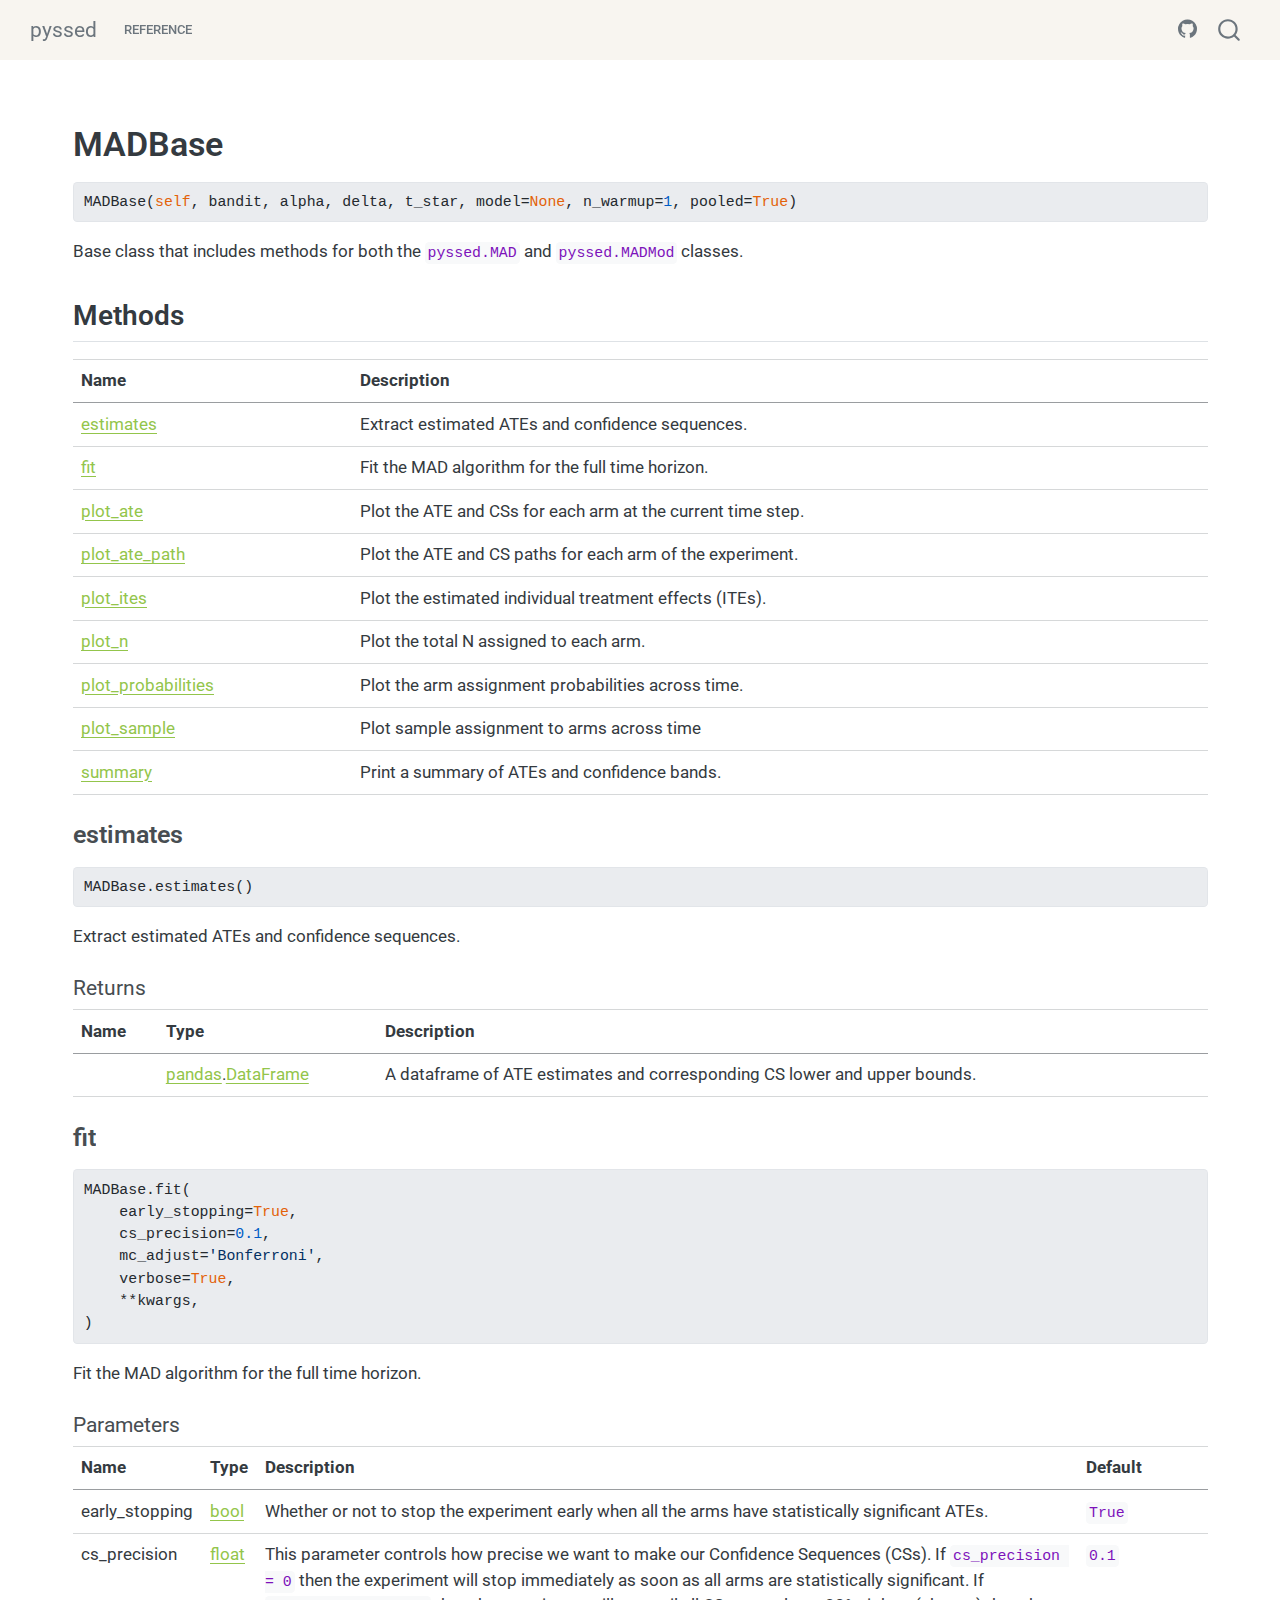
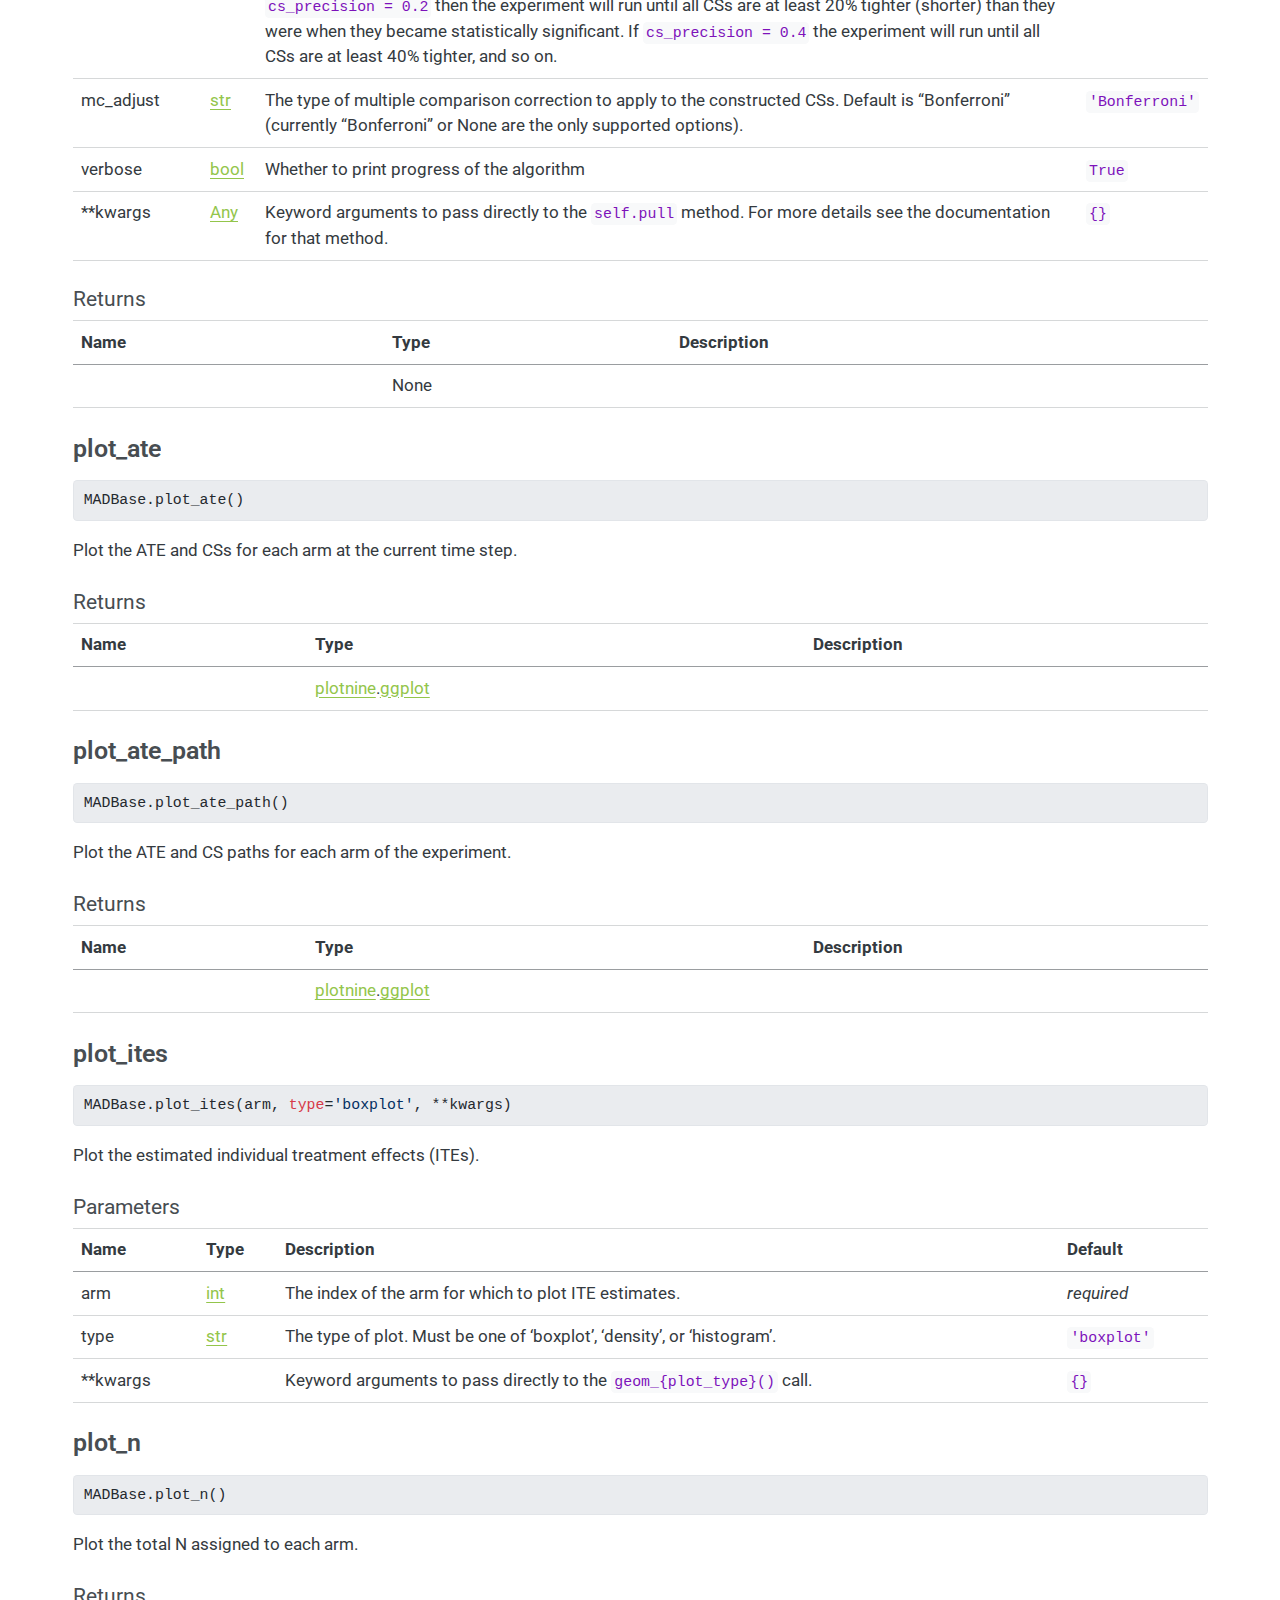
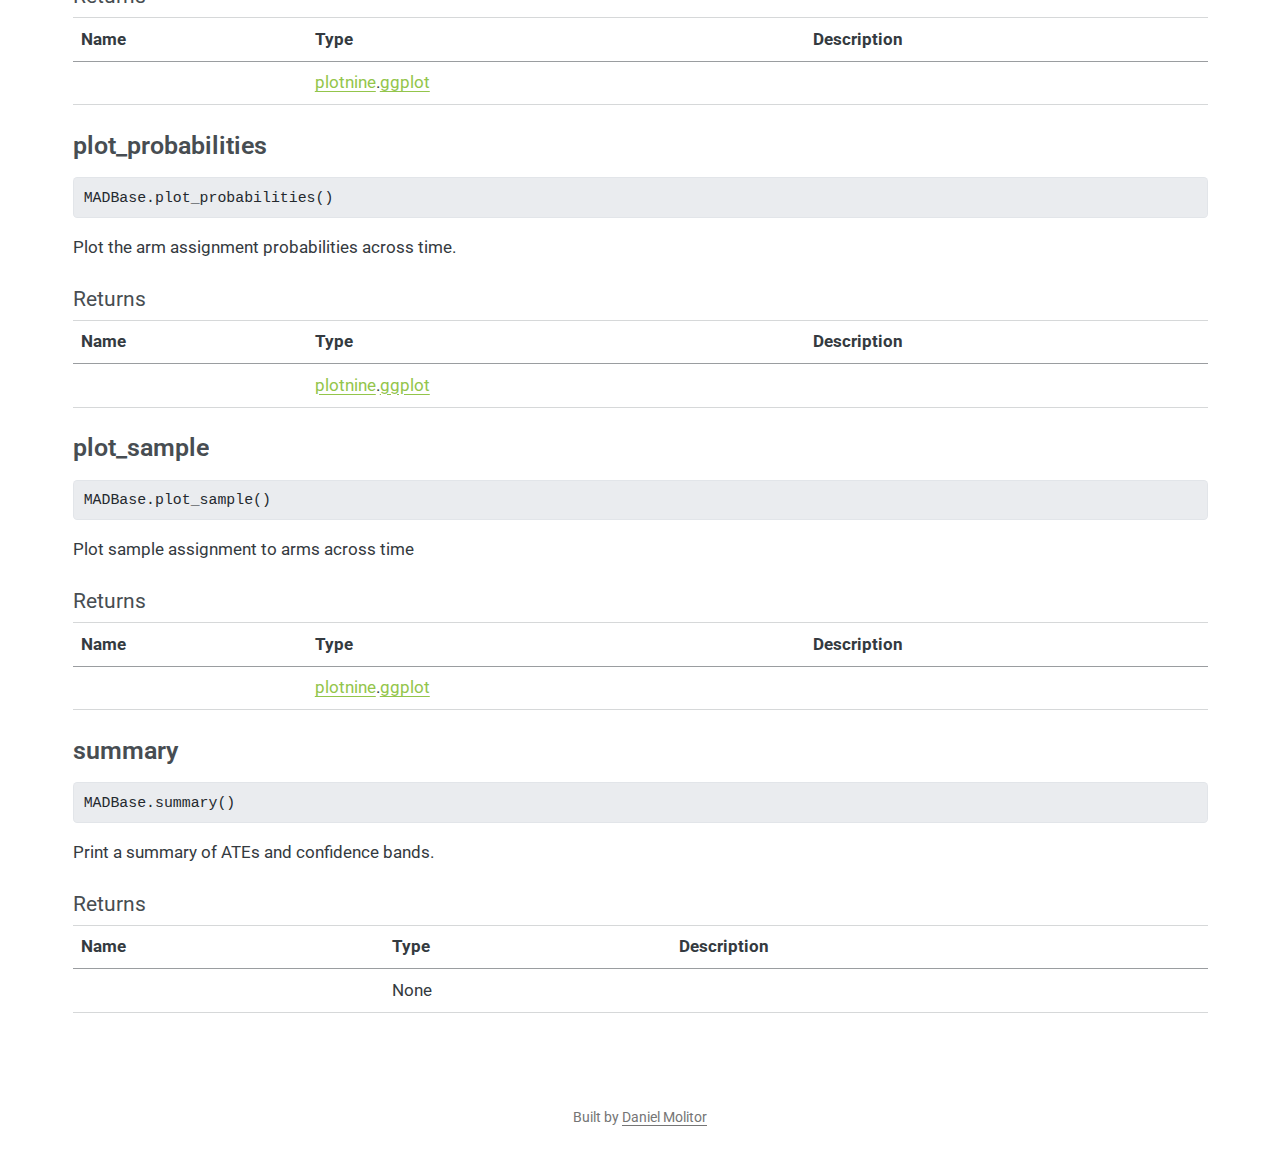
<file: reference/MADBase.html>
<!DOCTYPE html>
<html xmlns="http://www.w3.org/1999/xhtml" lang="en" xml:lang="en"><head>

<meta charset="utf-8">
<meta name="generator" content="quarto-1.7.32">

<meta name="viewport" content="width=device-width, initial-scale=1.0, user-scalable=yes">


<title>madbase – pyssed</title>
<style>
code{white-space: pre-wrap;}
span.smallcaps{font-variant: small-caps;}
div.columns{display: flex; gap: min(4vw, 1.5em);}
div.column{flex: auto; overflow-x: auto;}
div.hanging-indent{margin-left: 1.5em; text-indent: -1.5em;}
ul.task-list{list-style: none;}
ul.task-list li input[type="checkbox"] {
  width: 0.8em;
  margin: 0 0.8em 0.2em -1em; /* quarto-specific, see https://github.com/quarto-dev/quarto-cli/issues/4556 */ 
  vertical-align: middle;
}
/* CSS for syntax highlighting */
html { -webkit-text-size-adjust: 100%; }
pre > code.sourceCode { white-space: pre; position: relative; }
pre > code.sourceCode > span { display: inline-block; line-height: 1.25; }
pre > code.sourceCode > span:empty { height: 1.2em; }
.sourceCode { overflow: visible; }
code.sourceCode > span { color: inherit; text-decoration: inherit; }
div.sourceCode { margin: 1em 0; }
pre.sourceCode { margin: 0; }
@media screen {
div.sourceCode { overflow: auto; }
}
@media print {
pre > code.sourceCode { white-space: pre-wrap; }
pre > code.sourceCode > span { text-indent: -5em; padding-left: 5em; }
}
pre.numberSource code
  { counter-reset: source-line 0; }
pre.numberSource code > span
  { position: relative; left: -4em; counter-increment: source-line; }
pre.numberSource code > span > a:first-child::before
  { content: counter(source-line);
    position: relative; left: -1em; text-align: right; vertical-align: baseline;
    border: none; display: inline-block;
    -webkit-touch-callout: none; -webkit-user-select: none;
    -khtml-user-select: none; -moz-user-select: none;
    -ms-user-select: none; user-select: none;
    padding: 0 4px; width: 4em;
  }
pre.numberSource { margin-left: 3em;  padding-left: 4px; }
div.sourceCode
  {   }
@media screen {
pre > code.sourceCode > span > a:first-child::before { text-decoration: underline; }
}
</style>


<script src="../site_libs/quarto-nav/quarto-nav.js"></script>
<script src="../site_libs/clipboard/clipboard.min.js"></script>
<script src="../site_libs/quarto-search/autocomplete.umd.js"></script>
<script src="../site_libs/quarto-search/fuse.min.js"></script>
<script src="../site_libs/quarto-search/quarto-search.js"></script>
<meta name="quarto:offset" content="../">
<link href="../favicon.ico" rel="icon">
<script src="../site_libs/quarto-html/quarto.js" type="module"></script>
<script src="../site_libs/quarto-html/tabsets/tabsets.js" type="module"></script>
<script src="../site_libs/quarto-html/popper.min.js"></script>
<script src="../site_libs/quarto-html/tippy.umd.min.js"></script>
<script src="../site_libs/quarto-html/anchor.min.js"></script>
<link href="../site_libs/quarto-html/tippy.css" rel="stylesheet">
<link href="../site_libs/quarto-html/quarto-syntax-highlighting-234273d1456647dabc34a594ac50e507.css" rel="stylesheet" id="quarto-text-highlighting-styles">
<script src="../site_libs/bootstrap/bootstrap.min.js"></script>
<link href="../site_libs/bootstrap/bootstrap-icons.css" rel="stylesheet">
<link href="../site_libs/bootstrap/bootstrap-d82a0188ca57a58b967ccf7d9169b654.min.css" rel="stylesheet" append-hash="true" id="quarto-bootstrap" data-mode="light">
<script id="quarto-search-options" type="application/json">{
  "location": "navbar",
  "copy-button": false,
  "collapse-after": 3,
  "panel-placement": "end",
  "type": "overlay",
  "limit": 50,
  "keyboard-shortcut": [
    "f",
    "/",
    "s"
  ],
  "show-item-context": false,
  "language": {
    "search-no-results-text": "No results",
    "search-matching-documents-text": "matching documents",
    "search-copy-link-title": "Copy link to search",
    "search-hide-matches-text": "Hide additional matches",
    "search-more-match-text": "more match in this document",
    "search-more-matches-text": "more matches in this document",
    "search-clear-button-title": "Clear",
    "search-text-placeholder": "",
    "search-detached-cancel-button-title": "Cancel",
    "search-submit-button-title": "Submit",
    "search-label": "Search"
  }
}</script>


</head>

<body class="nav-fixed quarto-light">

<div id="quarto-search-results"></div>
  <header id="quarto-header" class="headroom fixed-top">
    <nav class="navbar navbar-expand-lg " data-bs-theme="dark">
      <div class="navbar-container container-fluid">
      <div class="navbar-brand-container mx-auto">
    <a class="navbar-brand" href="../index.html">
    <span class="navbar-title">pyssed</span>
    </a>
  </div>
            <div id="quarto-search" class="" title="Search"></div>
          <button class="navbar-toggler" type="button" data-bs-toggle="collapse" data-bs-target="#navbarCollapse" aria-controls="navbarCollapse" role="menu" aria-expanded="false" aria-label="Toggle navigation" onclick="if (window.quartoToggleHeadroom) { window.quartoToggleHeadroom(); }">
  <span class="navbar-toggler-icon"></span>
</button>
          <div class="collapse navbar-collapse" id="navbarCollapse">
            <ul class="navbar-nav navbar-nav-scroll me-auto">
  <li class="nav-item">
    <a class="nav-link" href="../reference/index.html"> 
<span class="menu-text">Reference</span></a>
  </li>  
</ul>
            <ul class="navbar-nav navbar-nav-scroll ms-auto">
  <li class="nav-item compact">
    <a class="nav-link" href="https://github.com/dmolitor/pyssed"> <i class="bi bi-github" role="img" aria-label="Pyssed python GitHub">
</i> 
<span class="menu-text"></span></a>
  </li>  
</ul>
          </div> <!-- /navcollapse -->
            <div class="quarto-navbar-tools">
</div>
      </div> <!-- /container-fluid -->
    </nav>
</header>
<!-- content -->
<div id="quarto-content" class="quarto-container page-columns page-rows-contents page-layout-full page-navbar">
<!-- sidebar -->
<!-- margin-sidebar -->
    
<!-- main -->
<main class="content column-page" id="quarto-document-content"><header id="title-block-header" class="quarto-title-block"></header>




<section id="pyssed.MADBase" class="level1">
<h1>MADBase</h1>
<div class="sourceCode" id="cb1"><pre class="sourceCode python code-with-copy"><code class="sourceCode python"><span id="cb1-1"><a href="#cb1-1" aria-hidden="true" tabindex="-1"></a>MADBase(<span class="va">self</span>, bandit, alpha, delta, t_star, model<span class="op">=</span><span class="va">None</span>, n_warmup<span class="op">=</span><span class="dv">1</span>, pooled<span class="op">=</span><span class="va">True</span>)</span></code><button title="Copy to Clipboard" class="code-copy-button"><i class="bi"></i></button></pre></div>
<p>Base class that includes methods for both the <code>pyssed.MAD</code> and <code>pyssed.MADMod</code> classes.</p>
<section id="methods" class="level2">
<h2 class="anchored" data-anchor-id="methods">Methods</h2>
<table class="caption-top table">
<thead>
<tr class="header">
<th>Name</th>
<th>Description</th>
</tr>
</thead>
<tbody>
<tr class="odd">
<td><a href="#pyssed.MADBase.estimates">estimates</a></td>
<td>Extract estimated ATEs and confidence sequences.</td>
</tr>
<tr class="even">
<td><a href="#pyssed.MADBase.fit">fit</a></td>
<td>Fit the MAD algorithm for the full time horizon.</td>
</tr>
<tr class="odd">
<td><a href="#pyssed.MADBase.plot_ate">plot_ate</a></td>
<td>Plot the ATE and CSs for each arm at the current time step.</td>
</tr>
<tr class="even">
<td><a href="#pyssed.MADBase.plot_ate_path">plot_ate_path</a></td>
<td>Plot the ATE and CS paths for each arm of the experiment.</td>
</tr>
<tr class="odd">
<td><a href="#pyssed.MADBase.plot_ites">plot_ites</a></td>
<td>Plot the estimated individual treatment effects (ITEs).</td>
</tr>
<tr class="even">
<td><a href="#pyssed.MADBase.plot_n">plot_n</a></td>
<td>Plot the total N assigned to each arm.</td>
</tr>
<tr class="odd">
<td><a href="#pyssed.MADBase.plot_probabilities">plot_probabilities</a></td>
<td>Plot the arm assignment probabilities across time.</td>
</tr>
<tr class="even">
<td><a href="#pyssed.MADBase.plot_sample">plot_sample</a></td>
<td>Plot sample assignment to arms across time</td>
</tr>
<tr class="odd">
<td><a href="#pyssed.MADBase.summary">summary</a></td>
<td>Print a summary of ATEs and confidence bands.</td>
</tr>
</tbody>
</table>
<section id="pyssed.MADBase.estimates" class="level3">
<h3 class="anchored" data-anchor-id="pyssed.MADBase.estimates">estimates</h3>
<div class="sourceCode" id="cb2"><pre class="sourceCode python code-with-copy"><code class="sourceCode python"><span id="cb2-1"><a href="#cb2-1" aria-hidden="true" tabindex="-1"></a>MADBase.estimates()</span></code><button title="Copy to Clipboard" class="code-copy-button"><i class="bi"></i></button></pre></div>
<p>Extract estimated ATEs and confidence sequences.</p>
<section id="returns" class="level4 doc-section doc-section-returns">
<h4 class="doc-section doc-section-returns anchored" data-anchor-id="returns">Returns</h4>
<table class="caption-top table">
<thead>
<tr class="header">
<th>Name</th>
<th>Type</th>
<th>Description</th>
</tr>
</thead>
<tbody>
<tr class="odd">
<td></td>
<td><a href="`pandas`">pandas</a>.<a href="`pandas.DataFrame`">DataFrame</a></td>
<td>A dataframe of ATE estimates and corresponding CS lower and upper bounds.</td>
</tr>
</tbody>
</table>
</section>
</section>
<section id="pyssed.MADBase.fit" class="level3">
<h3 class="anchored" data-anchor-id="pyssed.MADBase.fit">fit</h3>
<div class="sourceCode" id="cb3"><pre class="sourceCode python code-with-copy"><code class="sourceCode python"><span id="cb3-1"><a href="#cb3-1" aria-hidden="true" tabindex="-1"></a>MADBase.fit(</span>
<span id="cb3-2"><a href="#cb3-2" aria-hidden="true" tabindex="-1"></a>    early_stopping<span class="op">=</span><span class="va">True</span>,</span>
<span id="cb3-3"><a href="#cb3-3" aria-hidden="true" tabindex="-1"></a>    cs_precision<span class="op">=</span><span class="fl">0.1</span>,</span>
<span id="cb3-4"><a href="#cb3-4" aria-hidden="true" tabindex="-1"></a>    mc_adjust<span class="op">=</span><span class="st">'Bonferroni'</span>,</span>
<span id="cb3-5"><a href="#cb3-5" aria-hidden="true" tabindex="-1"></a>    verbose<span class="op">=</span><span class="va">True</span>,</span>
<span id="cb3-6"><a href="#cb3-6" aria-hidden="true" tabindex="-1"></a>    <span class="op">**</span>kwargs,</span>
<span id="cb3-7"><a href="#cb3-7" aria-hidden="true" tabindex="-1"></a>)</span></code><button title="Copy to Clipboard" class="code-copy-button"><i class="bi"></i></button></pre></div>
<p>Fit the MAD algorithm for the full time horizon.</p>
<section id="parameters" class="level4 doc-section doc-section-parameters">
<h4 class="doc-section doc-section-parameters anchored" data-anchor-id="parameters">Parameters</h4>
<table class="caption-top table">
<thead>
<tr class="header">
<th>Name</th>
<th>Type</th>
<th>Description</th>
<th>Default</th>
</tr>
</thead>
<tbody>
<tr class="odd">
<td>early_stopping</td>
<td><a href="`bool`">bool</a></td>
<td>Whether or not to stop the experiment early when all the arms have statistically significant ATEs.</td>
<td><code>True</code></td>
</tr>
<tr class="even">
<td>cs_precision</td>
<td><a href="`float`">float</a></td>
<td>This parameter controls how precise we want to make our Confidence Sequences (CSs). If <code>cs_precision = 0</code> then the experiment will stop immediately as soon as all arms are statistically significant. If <code>cs_precision = 0.2</code> then the experiment will run until all CSs are at least 20% tighter (shorter) than they were when they became statistically significant. If <code>cs_precision = 0.4</code> the experiment will run until all CSs are at least 40% tighter, and so on.</td>
<td><code>0.1</code></td>
</tr>
<tr class="odd">
<td>mc_adjust</td>
<td><a href="`str`">str</a></td>
<td>The type of multiple comparison correction to apply to the constructed CSs. Default is “Bonferroni” (currently “Bonferroni” or None are the only supported options).</td>
<td><code>'Bonferroni'</code></td>
</tr>
<tr class="even">
<td>verbose</td>
<td><a href="`bool`">bool</a></td>
<td>Whether to print progress of the algorithm</td>
<td><code>True</code></td>
</tr>
<tr class="odd">
<td>**kwargs</td>
<td><a href="`typing.Any`">Any</a></td>
<td>Keyword arguments to pass directly to the <code>self.pull</code> method. For more details see the documentation for that method.</td>
<td><code>{}</code></td>
</tr>
</tbody>
</table>
</section>
<section id="returns-1" class="level4 doc-section doc-section-returns">
<h4 class="doc-section doc-section-returns anchored" data-anchor-id="returns-1">Returns</h4>
<table class="caption-top table">
<thead>
<tr class="header">
<th>Name</th>
<th>Type</th>
<th>Description</th>
</tr>
</thead>
<tbody>
<tr class="odd">
<td></td>
<td>None</td>
<td></td>
</tr>
</tbody>
</table>
</section>
</section>
<section id="pyssed.MADBase.plot_ate" class="level3">
<h3 class="anchored" data-anchor-id="pyssed.MADBase.plot_ate">plot_ate</h3>
<div class="sourceCode" id="cb4"><pre class="sourceCode python code-with-copy"><code class="sourceCode python"><span id="cb4-1"><a href="#cb4-1" aria-hidden="true" tabindex="-1"></a>MADBase.plot_ate()</span></code><button title="Copy to Clipboard" class="code-copy-button"><i class="bi"></i></button></pre></div>
<p>Plot the ATE and CSs for each arm at the current time step.</p>
<section id="returns-2" class="level4 doc-section doc-section-returns">
<h4 class="doc-section doc-section-returns anchored" data-anchor-id="returns-2">Returns</h4>
<table class="caption-top table">
<thead>
<tr class="header">
<th>Name</th>
<th>Type</th>
<th>Description</th>
</tr>
</thead>
<tbody>
<tr class="odd">
<td></td>
<td><a href="`plotnine`">plotnine</a>.<a href="`plotnine.ggplot`">ggplot</a></td>
<td></td>
</tr>
</tbody>
</table>
</section>
</section>
<section id="pyssed.MADBase.plot_ate_path" class="level3">
<h3 class="anchored" data-anchor-id="pyssed.MADBase.plot_ate_path">plot_ate_path</h3>
<div class="sourceCode" id="cb5"><pre class="sourceCode python code-with-copy"><code class="sourceCode python"><span id="cb5-1"><a href="#cb5-1" aria-hidden="true" tabindex="-1"></a>MADBase.plot_ate_path()</span></code><button title="Copy to Clipboard" class="code-copy-button"><i class="bi"></i></button></pre></div>
<p>Plot the ATE and CS paths for each arm of the experiment.</p>
<section id="returns-3" class="level4 doc-section doc-section-returns">
<h4 class="doc-section doc-section-returns anchored" data-anchor-id="returns-3">Returns</h4>
<table class="caption-top table">
<thead>
<tr class="header">
<th>Name</th>
<th>Type</th>
<th>Description</th>
</tr>
</thead>
<tbody>
<tr class="odd">
<td></td>
<td><a href="`plotnine`">plotnine</a>.<a href="`plotnine.ggplot`">ggplot</a></td>
<td></td>
</tr>
</tbody>
</table>
</section>
</section>
<section id="pyssed.MADBase.plot_ites" class="level3">
<h3 class="anchored" data-anchor-id="pyssed.MADBase.plot_ites">plot_ites</h3>
<div class="sourceCode" id="cb6"><pre class="sourceCode python code-with-copy"><code class="sourceCode python"><span id="cb6-1"><a href="#cb6-1" aria-hidden="true" tabindex="-1"></a>MADBase.plot_ites(arm, <span class="bu">type</span><span class="op">=</span><span class="st">'boxplot'</span>, <span class="op">**</span>kwargs)</span></code><button title="Copy to Clipboard" class="code-copy-button"><i class="bi"></i></button></pre></div>
<p>Plot the estimated individual treatment effects (ITEs).</p>
<section id="parameters-1" class="level4 doc-section doc-section-parameters">
<h4 class="doc-section doc-section-parameters anchored" data-anchor-id="parameters-1">Parameters</h4>
<table class="caption-top table">
<thead>
<tr class="header">
<th>Name</th>
<th>Type</th>
<th>Description</th>
<th>Default</th>
</tr>
</thead>
<tbody>
<tr class="odd">
<td>arm</td>
<td><a href="`int`">int</a></td>
<td>The index of the arm for which to plot ITE estimates.</td>
<td><em>required</em></td>
</tr>
<tr class="even">
<td>type</td>
<td><a href="`str`">str</a></td>
<td>The type of plot. Must be one of ‘boxplot’, ‘density’, or ‘histogram’.</td>
<td><code>'boxplot'</code></td>
</tr>
<tr class="odd">
<td>**kwargs</td>
<td></td>
<td>Keyword arguments to pass directly to the <code>geom_{plot_type}()</code> call.</td>
<td><code>{}</code></td>
</tr>
</tbody>
</table>
</section>
</section>
<section id="pyssed.MADBase.plot_n" class="level3">
<h3 class="anchored" data-anchor-id="pyssed.MADBase.plot_n">plot_n</h3>
<div class="sourceCode" id="cb7"><pre class="sourceCode python code-with-copy"><code class="sourceCode python"><span id="cb7-1"><a href="#cb7-1" aria-hidden="true" tabindex="-1"></a>MADBase.plot_n()</span></code><button title="Copy to Clipboard" class="code-copy-button"><i class="bi"></i></button></pre></div>
<p>Plot the total N assigned to each arm.</p>
<section id="returns-4" class="level4 doc-section doc-section-returns">
<h4 class="doc-section doc-section-returns anchored" data-anchor-id="returns-4">Returns</h4>
<table class="caption-top table">
<thead>
<tr class="header">
<th>Name</th>
<th>Type</th>
<th>Description</th>
</tr>
</thead>
<tbody>
<tr class="odd">
<td></td>
<td><a href="`plotnine`">plotnine</a>.<a href="`plotnine.ggplot`">ggplot</a></td>
<td></td>
</tr>
</tbody>
</table>
</section>
</section>
<section id="pyssed.MADBase.plot_probabilities" class="level3">
<h3 class="anchored" data-anchor-id="pyssed.MADBase.plot_probabilities">plot_probabilities</h3>
<div class="sourceCode" id="cb8"><pre class="sourceCode python code-with-copy"><code class="sourceCode python"><span id="cb8-1"><a href="#cb8-1" aria-hidden="true" tabindex="-1"></a>MADBase.plot_probabilities()</span></code><button title="Copy to Clipboard" class="code-copy-button"><i class="bi"></i></button></pre></div>
<p>Plot the arm assignment probabilities across time.</p>
<section id="returns-5" class="level4 doc-section doc-section-returns">
<h4 class="doc-section doc-section-returns anchored" data-anchor-id="returns-5">Returns</h4>
<table class="caption-top table">
<thead>
<tr class="header">
<th>Name</th>
<th>Type</th>
<th>Description</th>
</tr>
</thead>
<tbody>
<tr class="odd">
<td></td>
<td><a href="`plotnine`">plotnine</a>.<a href="`plotnine.ggplot`">ggplot</a></td>
<td></td>
</tr>
</tbody>
</table>
</section>
</section>
<section id="pyssed.MADBase.plot_sample" class="level3">
<h3 class="anchored" data-anchor-id="pyssed.MADBase.plot_sample">plot_sample</h3>
<div class="sourceCode" id="cb9"><pre class="sourceCode python code-with-copy"><code class="sourceCode python"><span id="cb9-1"><a href="#cb9-1" aria-hidden="true" tabindex="-1"></a>MADBase.plot_sample()</span></code><button title="Copy to Clipboard" class="code-copy-button"><i class="bi"></i></button></pre></div>
<p>Plot sample assignment to arms across time</p>
<section id="returns-6" class="level4 doc-section doc-section-returns">
<h4 class="doc-section doc-section-returns anchored" data-anchor-id="returns-6">Returns</h4>
<table class="caption-top table">
<thead>
<tr class="header">
<th>Name</th>
<th>Type</th>
<th>Description</th>
</tr>
</thead>
<tbody>
<tr class="odd">
<td></td>
<td><a href="`plotnine`">plotnine</a>.<a href="`plotnine.ggplot`">ggplot</a></td>
<td></td>
</tr>
</tbody>
</table>
</section>
</section>
<section id="pyssed.MADBase.summary" class="level3">
<h3 class="anchored" data-anchor-id="pyssed.MADBase.summary">summary</h3>
<div class="sourceCode" id="cb10"><pre class="sourceCode python code-with-copy"><code class="sourceCode python"><span id="cb10-1"><a href="#cb10-1" aria-hidden="true" tabindex="-1"></a>MADBase.summary()</span></code><button title="Copy to Clipboard" class="code-copy-button"><i class="bi"></i></button></pre></div>
<p>Print a summary of ATEs and confidence bands.</p>
<section id="returns-7" class="level4 doc-section doc-section-returns">
<h4 class="doc-section doc-section-returns anchored" data-anchor-id="returns-7">Returns</h4>
<table class="caption-top table">
<thead>
<tr class="header">
<th>Name</th>
<th>Type</th>
<th>Description</th>
</tr>
</thead>
<tbody>
<tr class="odd">
<td></td>
<td>None</td>
<td></td>
</tr>
</tbody>
</table>


</section>
</section>
</section>
</section>

</main> <!-- /main -->
<script id="quarto-html-after-body" type="application/javascript">
  window.document.addEventListener("DOMContentLoaded", function (event) {
    const icon = "";
    const anchorJS = new window.AnchorJS();
    anchorJS.options = {
      placement: 'right',
      icon: icon
    };
    anchorJS.add('.anchored');
    const isCodeAnnotation = (el) => {
      for (const clz of el.classList) {
        if (clz.startsWith('code-annotation-')) {                     
          return true;
        }
      }
      return false;
    }
    const onCopySuccess = function(e) {
      // button target
      const button = e.trigger;
      // don't keep focus
      button.blur();
      // flash "checked"
      button.classList.add('code-copy-button-checked');
      var currentTitle = button.getAttribute("title");
      button.setAttribute("title", "Copied!");
      let tooltip;
      if (window.bootstrap) {
        button.setAttribute("data-bs-toggle", "tooltip");
        button.setAttribute("data-bs-placement", "left");
        button.setAttribute("data-bs-title", "Copied!");
        tooltip = new bootstrap.Tooltip(button, 
          { trigger: "manual", 
            customClass: "code-copy-button-tooltip",
            offset: [0, -8]});
        tooltip.show();    
      }
      setTimeout(function() {
        if (tooltip) {
          tooltip.hide();
          button.removeAttribute("data-bs-title");
          button.removeAttribute("data-bs-toggle");
          button.removeAttribute("data-bs-placement");
        }
        button.setAttribute("title", currentTitle);
        button.classList.remove('code-copy-button-checked');
      }, 1000);
      // clear code selection
      e.clearSelection();
    }
    const getTextToCopy = function(trigger) {
        const codeEl = trigger.previousElementSibling.cloneNode(true);
        for (const childEl of codeEl.children) {
          if (isCodeAnnotation(childEl)) {
            childEl.remove();
          }
        }
        return codeEl.innerText;
    }
    const clipboard = new window.ClipboardJS('.code-copy-button:not([data-in-quarto-modal])', {
      text: getTextToCopy
    });
    clipboard.on('success', onCopySuccess);
    if (window.document.getElementById('quarto-embedded-source-code-modal')) {
      const clipboardModal = new window.ClipboardJS('.code-copy-button[data-in-quarto-modal]', {
        text: getTextToCopy,
        container: window.document.getElementById('quarto-embedded-source-code-modal')
      });
      clipboardModal.on('success', onCopySuccess);
    }
      var localhostRegex = new RegExp(/^(?:http|https):\/\/localhost\:?[0-9]*\//);
      var mailtoRegex = new RegExp(/^mailto:/);
        var filterRegex = new RegExp('/' + window.location.host + '/');
      var isInternal = (href) => {
          return filterRegex.test(href) || localhostRegex.test(href) || mailtoRegex.test(href);
      }
      // Inspect non-navigation links and adorn them if external
     var links = window.document.querySelectorAll('a[href]:not(.nav-link):not(.navbar-brand):not(.toc-action):not(.sidebar-link):not(.sidebar-item-toggle):not(.pagination-link):not(.no-external):not([aria-hidden]):not(.dropdown-item):not(.quarto-navigation-tool):not(.about-link)');
      for (var i=0; i<links.length; i++) {
        const link = links[i];
        if (!isInternal(link.href)) {
          // undo the damage that might have been done by quarto-nav.js in the case of
          // links that we want to consider external
          if (link.dataset.originalHref !== undefined) {
            link.href = link.dataset.originalHref;
          }
        }
      }
    function tippyHover(el, contentFn, onTriggerFn, onUntriggerFn) {
      const config = {
        allowHTML: true,
        maxWidth: 500,
        delay: 100,
        arrow: false,
        appendTo: function(el) {
            return el.parentElement;
        },
        interactive: true,
        interactiveBorder: 10,
        theme: 'quarto',
        placement: 'bottom-start',
      };
      if (contentFn) {
        config.content = contentFn;
      }
      if (onTriggerFn) {
        config.onTrigger = onTriggerFn;
      }
      if (onUntriggerFn) {
        config.onUntrigger = onUntriggerFn;
      }
      window.tippy(el, config); 
    }
    const noterefs = window.document.querySelectorAll('a[role="doc-noteref"]');
    for (var i=0; i<noterefs.length; i++) {
      const ref = noterefs[i];
      tippyHover(ref, function() {
        // use id or data attribute instead here
        let href = ref.getAttribute('data-footnote-href') || ref.getAttribute('href');
        try { href = new URL(href).hash; } catch {}
        const id = href.replace(/^#\/?/, "");
        const note = window.document.getElementById(id);
        if (note) {
          return note.innerHTML;
        } else {
          return "";
        }
      });
    }
    const xrefs = window.document.querySelectorAll('a.quarto-xref');
    const processXRef = (id, note) => {
      // Strip column container classes
      const stripColumnClz = (el) => {
        el.classList.remove("page-full", "page-columns");
        if (el.children) {
          for (const child of el.children) {
            stripColumnClz(child);
          }
        }
      }
      stripColumnClz(note)
      if (id === null || id.startsWith('sec-')) {
        // Special case sections, only their first couple elements
        const container = document.createElement("div");
        if (note.children && note.children.length > 2) {
          container.appendChild(note.children[0].cloneNode(true));
          for (let i = 1; i < note.children.length; i++) {
            const child = note.children[i];
            if (child.tagName === "P" && child.innerText === "") {
              continue;
            } else {
              container.appendChild(child.cloneNode(true));
              break;
            }
          }
          if (window.Quarto?.typesetMath) {
            window.Quarto.typesetMath(container);
          }
          return container.innerHTML
        } else {
          if (window.Quarto?.typesetMath) {
            window.Quarto.typesetMath(note);
          }
          return note.innerHTML;
        }
      } else {
        // Remove any anchor links if they are present
        const anchorLink = note.querySelector('a.anchorjs-link');
        if (anchorLink) {
          anchorLink.remove();
        }
        if (window.Quarto?.typesetMath) {
          window.Quarto.typesetMath(note);
        }
        if (note.classList.contains("callout")) {
          return note.outerHTML;
        } else {
          return note.innerHTML;
        }
      }
    }
    for (var i=0; i<xrefs.length; i++) {
      const xref = xrefs[i];
      tippyHover(xref, undefined, function(instance) {
        instance.disable();
        let url = xref.getAttribute('href');
        let hash = undefined; 
        if (url.startsWith('#')) {
          hash = url;
        } else {
          try { hash = new URL(url).hash; } catch {}
        }
        if (hash) {
          const id = hash.replace(/^#\/?/, "");
          const note = window.document.getElementById(id);
          if (note !== null) {
            try {
              const html = processXRef(id, note.cloneNode(true));
              instance.setContent(html);
            } finally {
              instance.enable();
              instance.show();
            }
          } else {
            // See if we can fetch this
            fetch(url.split('#')[0])
            .then(res => res.text())
            .then(html => {
              const parser = new DOMParser();
              const htmlDoc = parser.parseFromString(html, "text/html");
              const note = htmlDoc.getElementById(id);
              if (note !== null) {
                const html = processXRef(id, note);
                instance.setContent(html);
              } 
            }).finally(() => {
              instance.enable();
              instance.show();
            });
          }
        } else {
          // See if we can fetch a full url (with no hash to target)
          // This is a special case and we should probably do some content thinning / targeting
          fetch(url)
          .then(res => res.text())
          .then(html => {
            const parser = new DOMParser();
            const htmlDoc = parser.parseFromString(html, "text/html");
            const note = htmlDoc.querySelector('main.content');
            if (note !== null) {
              // This should only happen for chapter cross references
              // (since there is no id in the URL)
              // remove the first header
              if (note.children.length > 0 && note.children[0].tagName === "HEADER") {
                note.children[0].remove();
              }
              const html = processXRef(null, note);
              instance.setContent(html);
            } 
          }).finally(() => {
            instance.enable();
            instance.show();
          });
        }
      }, function(instance) {
      });
    }
        let selectedAnnoteEl;
        const selectorForAnnotation = ( cell, annotation) => {
          let cellAttr = 'data-code-cell="' + cell + '"';
          let lineAttr = 'data-code-annotation="' +  annotation + '"';
          const selector = 'span[' + cellAttr + '][' + lineAttr + ']';
          return selector;
        }
        const selectCodeLines = (annoteEl) => {
          const doc = window.document;
          const targetCell = annoteEl.getAttribute("data-target-cell");
          const targetAnnotation = annoteEl.getAttribute("data-target-annotation");
          const annoteSpan = window.document.querySelector(selectorForAnnotation(targetCell, targetAnnotation));
          const lines = annoteSpan.getAttribute("data-code-lines").split(",");
          const lineIds = lines.map((line) => {
            return targetCell + "-" + line;
          })
          let top = null;
          let height = null;
          let parent = null;
          if (lineIds.length > 0) {
              //compute the position of the single el (top and bottom and make a div)
              const el = window.document.getElementById(lineIds[0]);
              top = el.offsetTop;
              height = el.offsetHeight;
              parent = el.parentElement.parentElement;
            if (lineIds.length > 1) {
              const lastEl = window.document.getElementById(lineIds[lineIds.length - 1]);
              const bottom = lastEl.offsetTop + lastEl.offsetHeight;
              height = bottom - top;
            }
            if (top !== null && height !== null && parent !== null) {
              // cook up a div (if necessary) and position it 
              let div = window.document.getElementById("code-annotation-line-highlight");
              if (div === null) {
                div = window.document.createElement("div");
                div.setAttribute("id", "code-annotation-line-highlight");
                div.style.position = 'absolute';
                parent.appendChild(div);
              }
              div.style.top = top - 2 + "px";
              div.style.height = height + 4 + "px";
              div.style.left = 0;
              let gutterDiv = window.document.getElementById("code-annotation-line-highlight-gutter");
              if (gutterDiv === null) {
                gutterDiv = window.document.createElement("div");
                gutterDiv.setAttribute("id", "code-annotation-line-highlight-gutter");
                gutterDiv.style.position = 'absolute';
                const codeCell = window.document.getElementById(targetCell);
                const gutter = codeCell.querySelector('.code-annotation-gutter');
                gutter.appendChild(gutterDiv);
              }
              gutterDiv.style.top = top - 2 + "px";
              gutterDiv.style.height = height + 4 + "px";
            }
            selectedAnnoteEl = annoteEl;
          }
        };
        const unselectCodeLines = () => {
          const elementsIds = ["code-annotation-line-highlight", "code-annotation-line-highlight-gutter"];
          elementsIds.forEach((elId) => {
            const div = window.document.getElementById(elId);
            if (div) {
              div.remove();
            }
          });
          selectedAnnoteEl = undefined;
        };
          // Handle positioning of the toggle
      window.addEventListener(
        "resize",
        throttle(() => {
          elRect = undefined;
          if (selectedAnnoteEl) {
            selectCodeLines(selectedAnnoteEl);
          }
        }, 10)
      );
      function throttle(fn, ms) {
      let throttle = false;
      let timer;
        return (...args) => {
          if(!throttle) { // first call gets through
              fn.apply(this, args);
              throttle = true;
          } else { // all the others get throttled
              if(timer) clearTimeout(timer); // cancel #2
              timer = setTimeout(() => {
                fn.apply(this, args);
                timer = throttle = false;
              }, ms);
          }
        };
      }
        // Attach click handler to the DT
        const annoteDls = window.document.querySelectorAll('dt[data-target-cell]');
        for (const annoteDlNode of annoteDls) {
          annoteDlNode.addEventListener('click', (event) => {
            const clickedEl = event.target;
            if (clickedEl !== selectedAnnoteEl) {
              unselectCodeLines();
              const activeEl = window.document.querySelector('dt[data-target-cell].code-annotation-active');
              if (activeEl) {
                activeEl.classList.remove('code-annotation-active');
              }
              selectCodeLines(clickedEl);
              clickedEl.classList.add('code-annotation-active');
            } else {
              // Unselect the line
              unselectCodeLines();
              clickedEl.classList.remove('code-annotation-active');
            }
          });
        }
    const findCites = (el) => {
      const parentEl = el.parentElement;
      if (parentEl) {
        const cites = parentEl.dataset.cites;
        if (cites) {
          return {
            el,
            cites: cites.split(' ')
          };
        } else {
          return findCites(el.parentElement)
        }
      } else {
        return undefined;
      }
    };
    var bibliorefs = window.document.querySelectorAll('a[role="doc-biblioref"]');
    for (var i=0; i<bibliorefs.length; i++) {
      const ref = bibliorefs[i];
      const citeInfo = findCites(ref);
      if (citeInfo) {
        tippyHover(citeInfo.el, function() {
          var popup = window.document.createElement('div');
          citeInfo.cites.forEach(function(cite) {
            var citeDiv = window.document.createElement('div');
            citeDiv.classList.add('hanging-indent');
            citeDiv.classList.add('csl-entry');
            var biblioDiv = window.document.getElementById('ref-' + cite);
            if (biblioDiv) {
              citeDiv.innerHTML = biblioDiv.innerHTML;
            }
            popup.appendChild(citeDiv);
          });
          return popup.innerHTML;
        });
      }
    }
  });
  </script>
</div> <!-- /content -->
<footer class="footer">
  <div class="nav-footer">
    <div class="nav-footer-left">
      &nbsp;
    </div>   
    <div class="nav-footer-center">
<p>Built by <a href="https://dmolitor.com">Daniel Molitor</a></p>
</div>
    <div class="nav-footer-right">
      &nbsp;
    </div>
  </div>
</footer>




</body></html>
</file>
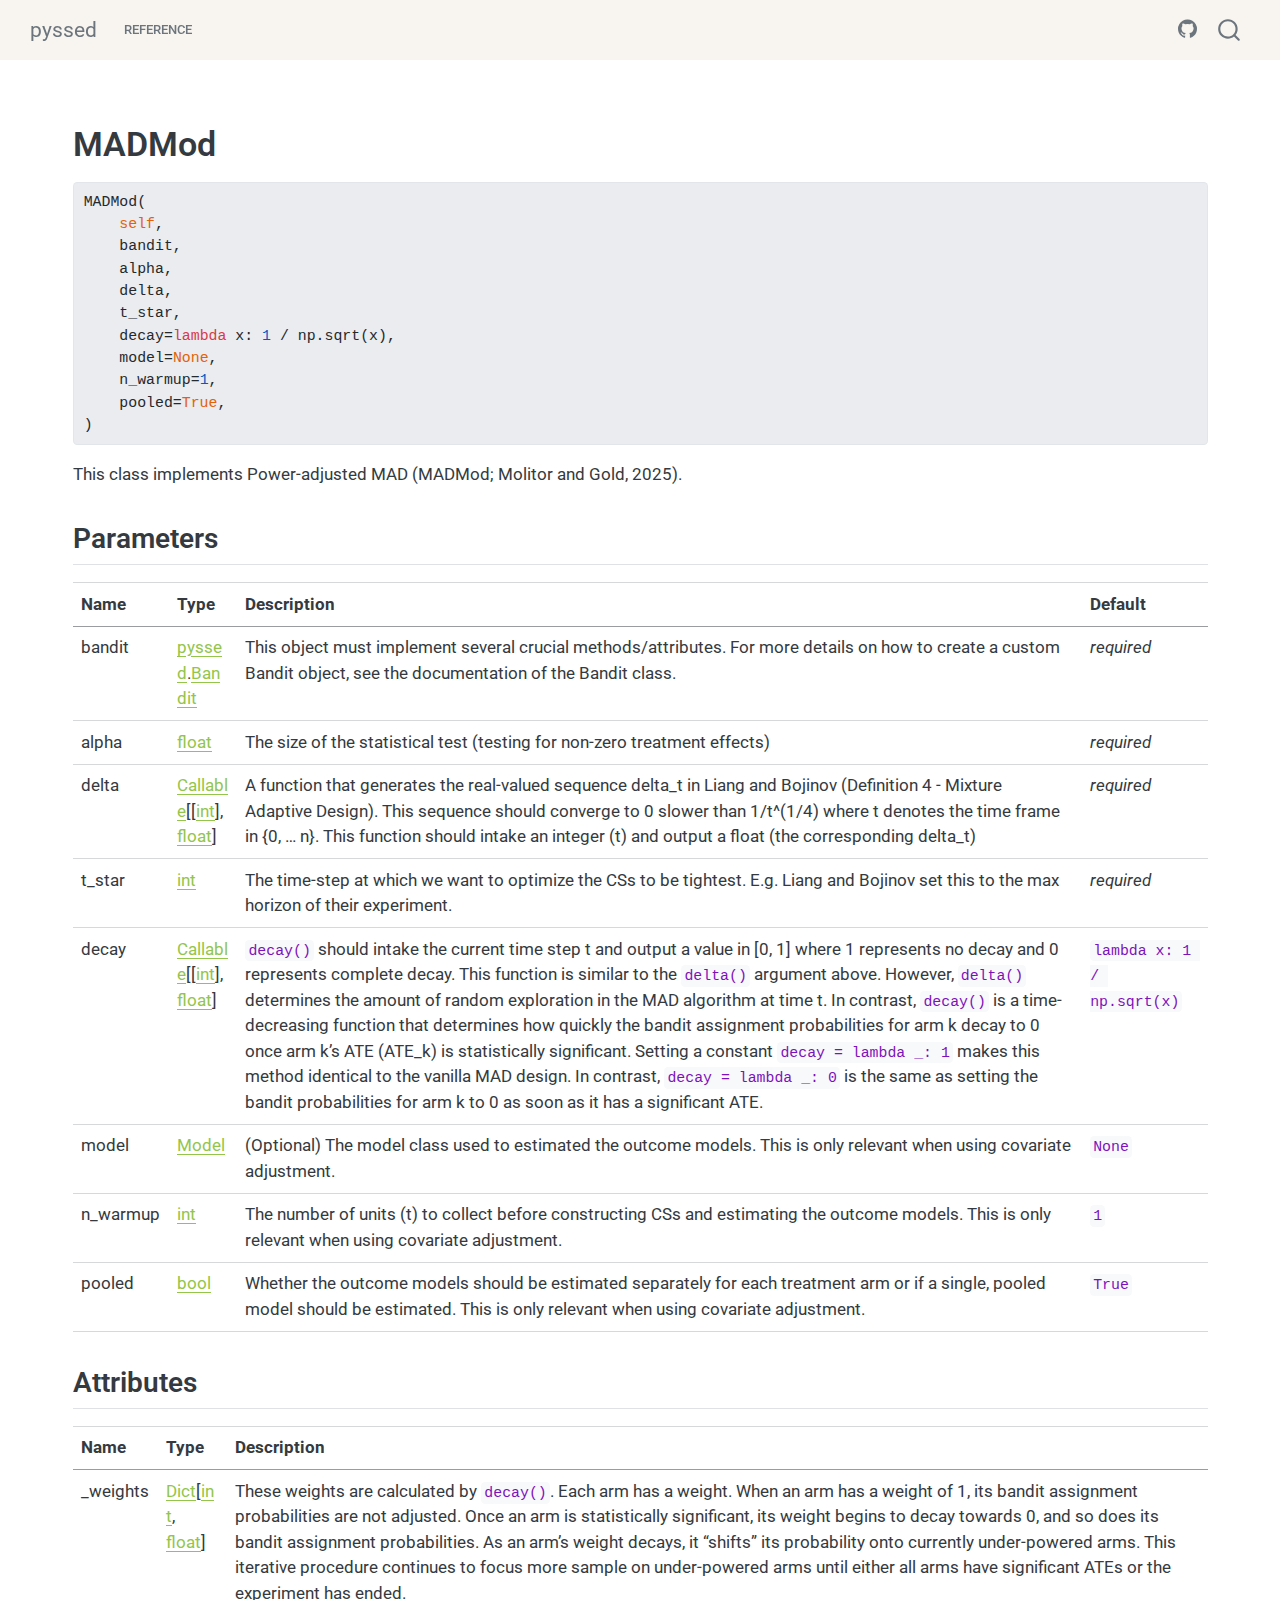
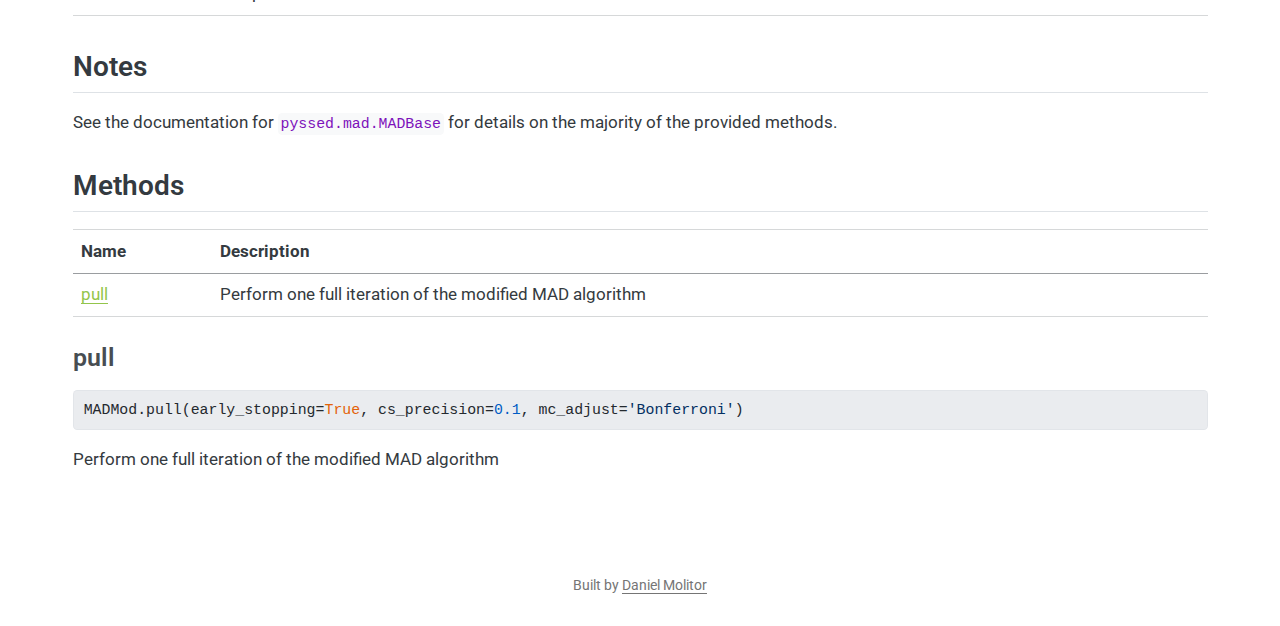
<file: reference/MADMod.html>
<!DOCTYPE html>
<html xmlns="http://www.w3.org/1999/xhtml" lang="en" xml:lang="en"><head>

<meta charset="utf-8">
<meta name="generator" content="quarto-1.7.32">

<meta name="viewport" content="width=device-width, initial-scale=1.0, user-scalable=yes">


<title>madmod – pyssed</title>
<style>
code{white-space: pre-wrap;}
span.smallcaps{font-variant: small-caps;}
div.columns{display: flex; gap: min(4vw, 1.5em);}
div.column{flex: auto; overflow-x: auto;}
div.hanging-indent{margin-left: 1.5em; text-indent: -1.5em;}
ul.task-list{list-style: none;}
ul.task-list li input[type="checkbox"] {
  width: 0.8em;
  margin: 0 0.8em 0.2em -1em; /* quarto-specific, see https://github.com/quarto-dev/quarto-cli/issues/4556 */ 
  vertical-align: middle;
}
/* CSS for syntax highlighting */
html { -webkit-text-size-adjust: 100%; }
pre > code.sourceCode { white-space: pre; position: relative; }
pre > code.sourceCode > span { display: inline-block; line-height: 1.25; }
pre > code.sourceCode > span:empty { height: 1.2em; }
.sourceCode { overflow: visible; }
code.sourceCode > span { color: inherit; text-decoration: inherit; }
div.sourceCode { margin: 1em 0; }
pre.sourceCode { margin: 0; }
@media screen {
div.sourceCode { overflow: auto; }
}
@media print {
pre > code.sourceCode { white-space: pre-wrap; }
pre > code.sourceCode > span { text-indent: -5em; padding-left: 5em; }
}
pre.numberSource code
  { counter-reset: source-line 0; }
pre.numberSource code > span
  { position: relative; left: -4em; counter-increment: source-line; }
pre.numberSource code > span > a:first-child::before
  { content: counter(source-line);
    position: relative; left: -1em; text-align: right; vertical-align: baseline;
    border: none; display: inline-block;
    -webkit-touch-callout: none; -webkit-user-select: none;
    -khtml-user-select: none; -moz-user-select: none;
    -ms-user-select: none; user-select: none;
    padding: 0 4px; width: 4em;
  }
pre.numberSource { margin-left: 3em;  padding-left: 4px; }
div.sourceCode
  {   }
@media screen {
pre > code.sourceCode > span > a:first-child::before { text-decoration: underline; }
}
</style>


<script src="../site_libs/quarto-nav/quarto-nav.js"></script>
<script src="../site_libs/clipboard/clipboard.min.js"></script>
<script src="../site_libs/quarto-search/autocomplete.umd.js"></script>
<script src="../site_libs/quarto-search/fuse.min.js"></script>
<script src="../site_libs/quarto-search/quarto-search.js"></script>
<meta name="quarto:offset" content="../">
<link href="../media/favicon.ico" rel="icon">
<script src="../site_libs/quarto-html/quarto.js" type="module"></script>
<script src="../site_libs/quarto-html/tabsets/tabsets.js" type="module"></script>
<script src="../site_libs/quarto-html/popper.min.js"></script>
<script src="../site_libs/quarto-html/tippy.umd.min.js"></script>
<script src="../site_libs/quarto-html/anchor.min.js"></script>
<link href="../site_libs/quarto-html/tippy.css" rel="stylesheet">
<link href="../site_libs/quarto-html/quarto-syntax-highlighting-234273d1456647dabc34a594ac50e507.css" rel="stylesheet" id="quarto-text-highlighting-styles">
<script src="../site_libs/bootstrap/bootstrap.min.js"></script>
<link href="../site_libs/bootstrap/bootstrap-icons.css" rel="stylesheet">
<link href="../site_libs/bootstrap/bootstrap-9235287e3c5fb150cc0243fd02e095b0.min.css" rel="stylesheet" append-hash="true" id="quarto-bootstrap" data-mode="light">
<script id="quarto-search-options" type="application/json">{
  "location": "navbar",
  "copy-button": false,
  "collapse-after": 3,
  "panel-placement": "end",
  "type": "overlay",
  "limit": 50,
  "keyboard-shortcut": [
    "f",
    "/",
    "s"
  ],
  "show-item-context": false,
  "language": {
    "search-no-results-text": "No results",
    "search-matching-documents-text": "matching documents",
    "search-copy-link-title": "Copy link to search",
    "search-hide-matches-text": "Hide additional matches",
    "search-more-match-text": "more match in this document",
    "search-more-matches-text": "more matches in this document",
    "search-clear-button-title": "Clear",
    "search-text-placeholder": "",
    "search-detached-cancel-button-title": "Cancel",
    "search-submit-button-title": "Submit",
    "search-label": "Search"
  }
}</script>


</head>

<body class="nav-fixed quarto-light">

<div id="quarto-search-results"></div>
  <header id="quarto-header" class="headroom fixed-top">
    <nav class="navbar navbar-expand-lg " data-bs-theme="dark">
      <div class="navbar-container container-fluid">
      <div class="navbar-brand-container mx-auto">
    <a class="navbar-brand" href="../index.html">
    <span class="navbar-title">pyssed</span>
    </a>
  </div>
            <div id="quarto-search" class="" title="Search"></div>
          <button class="navbar-toggler" type="button" data-bs-toggle="collapse" data-bs-target="#navbarCollapse" aria-controls="navbarCollapse" role="menu" aria-expanded="false" aria-label="Toggle navigation" onclick="if (window.quartoToggleHeadroom) { window.quartoToggleHeadroom(); }">
  <span class="navbar-toggler-icon"></span>
</button>
          <div class="collapse navbar-collapse" id="navbarCollapse">
            <ul class="navbar-nav navbar-nav-scroll me-auto">
  <li class="nav-item">
    <a class="nav-link" href="../reference/index.html"> 
<span class="menu-text">Reference</span></a>
  </li>  
</ul>
            <ul class="navbar-nav navbar-nav-scroll ms-auto">
  <li class="nav-item compact">
    <a class="nav-link" href="https://github.com/dmolitor/pyssed"> <i class="bi bi-github" role="img" aria-label="Pyssed python GitHub">
</i> 
<span class="menu-text"></span></a>
  </li>  
</ul>
          </div> <!-- /navcollapse -->
            <div class="quarto-navbar-tools">
</div>
      </div> <!-- /container-fluid -->
    </nav>
</header>
<!-- content -->
<div id="quarto-content" class="quarto-container page-columns page-rows-contents page-layout-full page-navbar">
<!-- sidebar -->
<!-- margin-sidebar -->
    
<!-- main -->
<main class="content column-page" id="quarto-document-content"><header id="title-block-header" class="quarto-title-block"></header>




<section id="pyssed.MADMod" class="level1">
<h1>MADMod</h1>
<div class="sourceCode" id="cb1"><pre class="sourceCode python code-with-copy"><code class="sourceCode python"><span id="cb1-1"><a href="#cb1-1" aria-hidden="true" tabindex="-1"></a>MADMod(</span>
<span id="cb1-2"><a href="#cb1-2" aria-hidden="true" tabindex="-1"></a>    <span class="va">self</span>,</span>
<span id="cb1-3"><a href="#cb1-3" aria-hidden="true" tabindex="-1"></a>    bandit,</span>
<span id="cb1-4"><a href="#cb1-4" aria-hidden="true" tabindex="-1"></a>    alpha,</span>
<span id="cb1-5"><a href="#cb1-5" aria-hidden="true" tabindex="-1"></a>    delta,</span>
<span id="cb1-6"><a href="#cb1-6" aria-hidden="true" tabindex="-1"></a>    t_star,</span>
<span id="cb1-7"><a href="#cb1-7" aria-hidden="true" tabindex="-1"></a>    decay<span class="op">=</span><span class="kw">lambda</span> x: <span class="dv">1</span> <span class="op">/</span> np.sqrt(x),</span>
<span id="cb1-8"><a href="#cb1-8" aria-hidden="true" tabindex="-1"></a>    model<span class="op">=</span><span class="va">None</span>,</span>
<span id="cb1-9"><a href="#cb1-9" aria-hidden="true" tabindex="-1"></a>    n_warmup<span class="op">=</span><span class="dv">1</span>,</span>
<span id="cb1-10"><a href="#cb1-10" aria-hidden="true" tabindex="-1"></a>    pooled<span class="op">=</span><span class="va">True</span>,</span>
<span id="cb1-11"><a href="#cb1-11" aria-hidden="true" tabindex="-1"></a>)</span></code><button title="Copy to Clipboard" class="code-copy-button"><i class="bi"></i></button></pre></div>
<p>This class implements Power-adjusted MAD (MADMod; Molitor and Gold, 2025).</p>
<section id="parameters" class="level2 doc-section doc-section-parameters">
<h2 class="doc-section doc-section-parameters anchored" data-anchor-id="parameters">Parameters</h2>
<table class="caption-top table">
<thead>
<tr class="header">
<th>Name</th>
<th>Type</th>
<th>Description</th>
<th>Default</th>
</tr>
</thead>
<tbody>
<tr class="odd">
<td>bandit</td>
<td><a href="`pyssed`">pyssed</a>.<a href="`pyssed.Bandit`">Bandit</a></td>
<td>This object must implement several crucial methods/attributes. For more details on how to create a custom Bandit object, see the documentation of the Bandit class.</td>
<td><em>required</em></td>
</tr>
<tr class="even">
<td>alpha</td>
<td><a href="`float`">float</a></td>
<td>The size of the statistical test (testing for non-zero treatment effects)</td>
<td><em>required</em></td>
</tr>
<tr class="odd">
<td>delta</td>
<td><a href="`typing.Callable`">Callable</a>[[<a href="`int`">int</a>], <a href="`float`">float</a>]</td>
<td>A function that generates the real-valued sequence delta_t in Liang and Bojinov (Definition 4 - Mixture Adaptive Design). This sequence should converge to 0 slower than 1/t^(1/4) where t denotes the time frame in {0, … n}. This function should intake an integer (t) and output a float (the corresponding delta_t)</td>
<td><em>required</em></td>
</tr>
<tr class="even">
<td>t_star</td>
<td><a href="`int`">int</a></td>
<td>The time-step at which we want to optimize the CSs to be tightest. E.g. Liang and Bojinov set this to the max horizon of their experiment.</td>
<td><em>required</em></td>
</tr>
<tr class="odd">
<td>decay</td>
<td><a href="`typing.Callable`">Callable</a>[[<a href="`int`">int</a>], <a href="`float`">float</a>]</td>
<td><code>decay()</code> should intake the current time step t and output a value in [0, 1] where 1 represents no decay and 0 represents complete decay. This function is similar to the <code>delta()</code> argument above. However, <code>delta()</code> determines the amount of random exploration in the MAD algorithm at time t. In contrast, <code>decay()</code> is a time-decreasing function that determines how quickly the bandit assignment probabilities for arm k decay to 0 once arm k’s ATE (ATE_k) is statistically significant. Setting a constant <code>decay = lambda _: 1</code> makes this method identical to the vanilla MAD design. In contrast, <code>decay = lambda _: 0</code> is the same as setting the bandit probabilities for arm k to 0 as soon as it has a significant ATE.</td>
<td><code>lambda x: 1 / np.sqrt(x)</code></td>
</tr>
<tr class="even">
<td>model</td>
<td><a href="`pyssed.model.Model`">Model</a></td>
<td>(Optional) The model class used to estimated the outcome models. This is only relevant when using covariate adjustment.</td>
<td><code>None</code></td>
</tr>
<tr class="odd">
<td>n_warmup</td>
<td><a href="`int`">int</a></td>
<td>The number of units (t) to collect before constructing CSs and estimating the outcome models. This is only relevant when using covariate adjustment.</td>
<td><code>1</code></td>
</tr>
<tr class="even">
<td>pooled</td>
<td><a href="`bool`">bool</a></td>
<td>Whether the outcome models should be estimated separately for each treatment arm or if a single, pooled model should be estimated. This is only relevant when using covariate adjustment.</td>
<td><code>True</code></td>
</tr>
</tbody>
</table>
</section>
<section id="attributes" class="level2 doc-section doc-section-attributes">
<h2 class="doc-section doc-section-attributes anchored" data-anchor-id="attributes">Attributes</h2>
<table class="caption-top table">
<thead>
<tr class="header">
<th>Name</th>
<th>Type</th>
<th>Description</th>
</tr>
</thead>
<tbody>
<tr class="odd">
<td>_weights</td>
<td><a href="`Dict`">Dict</a>[<a href="`int`">int</a>, <a href="`float`">float</a>]</td>
<td>These weights are calculated by <code>decay()</code>. Each arm has a weight. When an arm has a weight of 1, its bandit assignment probabilities are not adjusted. Once an arm is statistically significant, its weight begins to decay towards 0, and so does its bandit assignment probabilities. As an arm’s weight decays, it “shifts” its probability onto currently under-powered arms. This iterative procedure continues to focus more sample on under-powered arms until either all arms have significant ATEs or the experiment has ended.</td>
</tr>
</tbody>
</table>
</section>
<section id="notes" class="level2 doc-section doc-section-notes">
<h2 class="doc-section doc-section-notes anchored" data-anchor-id="notes">Notes</h2>
<p>See the documentation for <code>pyssed.mad.MADBase</code> for details on the majority of the provided methods.</p>
</section>
<section id="methods" class="level2">
<h2 class="anchored" data-anchor-id="methods">Methods</h2>
<table class="caption-top table">
<thead>
<tr class="header">
<th>Name</th>
<th>Description</th>
</tr>
</thead>
<tbody>
<tr class="odd">
<td><a href="#pyssed.MADMod.pull">pull</a></td>
<td>Perform one full iteration of the modified MAD algorithm</td>
</tr>
</tbody>
</table>
<section id="pyssed.MADMod.pull" class="level3">
<h3 class="anchored" data-anchor-id="pyssed.MADMod.pull">pull</h3>
<div class="sourceCode" id="cb2"><pre class="sourceCode python code-with-copy"><code class="sourceCode python"><span id="cb2-1"><a href="#cb2-1" aria-hidden="true" tabindex="-1"></a>MADMod.pull(early_stopping<span class="op">=</span><span class="va">True</span>, cs_precision<span class="op">=</span><span class="fl">0.1</span>, mc_adjust<span class="op">=</span><span class="st">'Bonferroni'</span>)</span></code><button title="Copy to Clipboard" class="code-copy-button"><i class="bi"></i></button></pre></div>
<p>Perform one full iteration of the modified MAD algorithm</p>


</section>
</section>
</section>

</main> <!-- /main -->
<script id="quarto-html-after-body" type="application/javascript">
  window.document.addEventListener("DOMContentLoaded", function (event) {
    const icon = "";
    const anchorJS = new window.AnchorJS();
    anchorJS.options = {
      placement: 'right',
      icon: icon
    };
    anchorJS.add('.anchored');
    const isCodeAnnotation = (el) => {
      for (const clz of el.classList) {
        if (clz.startsWith('code-annotation-')) {                     
          return true;
        }
      }
      return false;
    }
    const onCopySuccess = function(e) {
      // button target
      const button = e.trigger;
      // don't keep focus
      button.blur();
      // flash "checked"
      button.classList.add('code-copy-button-checked');
      var currentTitle = button.getAttribute("title");
      button.setAttribute("title", "Copied!");
      let tooltip;
      if (window.bootstrap) {
        button.setAttribute("data-bs-toggle", "tooltip");
        button.setAttribute("data-bs-placement", "left");
        button.setAttribute("data-bs-title", "Copied!");
        tooltip = new bootstrap.Tooltip(button, 
          { trigger: "manual", 
            customClass: "code-copy-button-tooltip",
            offset: [0, -8]});
        tooltip.show();    
      }
      setTimeout(function() {
        if (tooltip) {
          tooltip.hide();
          button.removeAttribute("data-bs-title");
          button.removeAttribute("data-bs-toggle");
          button.removeAttribute("data-bs-placement");
        }
        button.setAttribute("title", currentTitle);
        button.classList.remove('code-copy-button-checked');
      }, 1000);
      // clear code selection
      e.clearSelection();
    }
    const getTextToCopy = function(trigger) {
        const codeEl = trigger.previousElementSibling.cloneNode(true);
        for (const childEl of codeEl.children) {
          if (isCodeAnnotation(childEl)) {
            childEl.remove();
          }
        }
        return codeEl.innerText;
    }
    const clipboard = new window.ClipboardJS('.code-copy-button:not([data-in-quarto-modal])', {
      text: getTextToCopy
    });
    clipboard.on('success', onCopySuccess);
    if (window.document.getElementById('quarto-embedded-source-code-modal')) {
      const clipboardModal = new window.ClipboardJS('.code-copy-button[data-in-quarto-modal]', {
        text: getTextToCopy,
        container: window.document.getElementById('quarto-embedded-source-code-modal')
      });
      clipboardModal.on('success', onCopySuccess);
    }
      var localhostRegex = new RegExp(/^(?:http|https):\/\/localhost\:?[0-9]*\//);
      var mailtoRegex = new RegExp(/^mailto:/);
        var filterRegex = new RegExp('/' + window.location.host + '/');
      var isInternal = (href) => {
          return filterRegex.test(href) || localhostRegex.test(href) || mailtoRegex.test(href);
      }
      // Inspect non-navigation links and adorn them if external
     var links = window.document.querySelectorAll('a[href]:not(.nav-link):not(.navbar-brand):not(.toc-action):not(.sidebar-link):not(.sidebar-item-toggle):not(.pagination-link):not(.no-external):not([aria-hidden]):not(.dropdown-item):not(.quarto-navigation-tool):not(.about-link)');
      for (var i=0; i<links.length; i++) {
        const link = links[i];
        if (!isInternal(link.href)) {
          // undo the damage that might have been done by quarto-nav.js in the case of
          // links that we want to consider external
          if (link.dataset.originalHref !== undefined) {
            link.href = link.dataset.originalHref;
          }
        }
      }
    function tippyHover(el, contentFn, onTriggerFn, onUntriggerFn) {
      const config = {
        allowHTML: true,
        maxWidth: 500,
        delay: 100,
        arrow: false,
        appendTo: function(el) {
            return el.parentElement;
        },
        interactive: true,
        interactiveBorder: 10,
        theme: 'quarto',
        placement: 'bottom-start',
      };
      if (contentFn) {
        config.content = contentFn;
      }
      if (onTriggerFn) {
        config.onTrigger = onTriggerFn;
      }
      if (onUntriggerFn) {
        config.onUntrigger = onUntriggerFn;
      }
      window.tippy(el, config); 
    }
    const noterefs = window.document.querySelectorAll('a[role="doc-noteref"]');
    for (var i=0; i<noterefs.length; i++) {
      const ref = noterefs[i];
      tippyHover(ref, function() {
        // use id or data attribute instead here
        let href = ref.getAttribute('data-footnote-href') || ref.getAttribute('href');
        try { href = new URL(href).hash; } catch {}
        const id = href.replace(/^#\/?/, "");
        const note = window.document.getElementById(id);
        if (note) {
          return note.innerHTML;
        } else {
          return "";
        }
      });
    }
    const xrefs = window.document.querySelectorAll('a.quarto-xref');
    const processXRef = (id, note) => {
      // Strip column container classes
      const stripColumnClz = (el) => {
        el.classList.remove("page-full", "page-columns");
        if (el.children) {
          for (const child of el.children) {
            stripColumnClz(child);
          }
        }
      }
      stripColumnClz(note)
      if (id === null || id.startsWith('sec-')) {
        // Special case sections, only their first couple elements
        const container = document.createElement("div");
        if (note.children && note.children.length > 2) {
          container.appendChild(note.children[0].cloneNode(true));
          for (let i = 1; i < note.children.length; i++) {
            const child = note.children[i];
            if (child.tagName === "P" && child.innerText === "") {
              continue;
            } else {
              container.appendChild(child.cloneNode(true));
              break;
            }
          }
          if (window.Quarto?.typesetMath) {
            window.Quarto.typesetMath(container);
          }
          return container.innerHTML
        } else {
          if (window.Quarto?.typesetMath) {
            window.Quarto.typesetMath(note);
          }
          return note.innerHTML;
        }
      } else {
        // Remove any anchor links if they are present
        const anchorLink = note.querySelector('a.anchorjs-link');
        if (anchorLink) {
          anchorLink.remove();
        }
        if (window.Quarto?.typesetMath) {
          window.Quarto.typesetMath(note);
        }
        if (note.classList.contains("callout")) {
          return note.outerHTML;
        } else {
          return note.innerHTML;
        }
      }
    }
    for (var i=0; i<xrefs.length; i++) {
      const xref = xrefs[i];
      tippyHover(xref, undefined, function(instance) {
        instance.disable();
        let url = xref.getAttribute('href');
        let hash = undefined; 
        if (url.startsWith('#')) {
          hash = url;
        } else {
          try { hash = new URL(url).hash; } catch {}
        }
        if (hash) {
          const id = hash.replace(/^#\/?/, "");
          const note = window.document.getElementById(id);
          if (note !== null) {
            try {
              const html = processXRef(id, note.cloneNode(true));
              instance.setContent(html);
            } finally {
              instance.enable();
              instance.show();
            }
          } else {
            // See if we can fetch this
            fetch(url.split('#')[0])
            .then(res => res.text())
            .then(html => {
              const parser = new DOMParser();
              const htmlDoc = parser.parseFromString(html, "text/html");
              const note = htmlDoc.getElementById(id);
              if (note !== null) {
                const html = processXRef(id, note);
                instance.setContent(html);
              } 
            }).finally(() => {
              instance.enable();
              instance.show();
            });
          }
        } else {
          // See if we can fetch a full url (with no hash to target)
          // This is a special case and we should probably do some content thinning / targeting
          fetch(url)
          .then(res => res.text())
          .then(html => {
            const parser = new DOMParser();
            const htmlDoc = parser.parseFromString(html, "text/html");
            const note = htmlDoc.querySelector('main.content');
            if (note !== null) {
              // This should only happen for chapter cross references
              // (since there is no id in the URL)
              // remove the first header
              if (note.children.length > 0 && note.children[0].tagName === "HEADER") {
                note.children[0].remove();
              }
              const html = processXRef(null, note);
              instance.setContent(html);
            } 
          }).finally(() => {
            instance.enable();
            instance.show();
          });
        }
      }, function(instance) {
      });
    }
        let selectedAnnoteEl;
        const selectorForAnnotation = ( cell, annotation) => {
          let cellAttr = 'data-code-cell="' + cell + '"';
          let lineAttr = 'data-code-annotation="' +  annotation + '"';
          const selector = 'span[' + cellAttr + '][' + lineAttr + ']';
          return selector;
        }
        const selectCodeLines = (annoteEl) => {
          const doc = window.document;
          const targetCell = annoteEl.getAttribute("data-target-cell");
          const targetAnnotation = annoteEl.getAttribute("data-target-annotation");
          const annoteSpan = window.document.querySelector(selectorForAnnotation(targetCell, targetAnnotation));
          const lines = annoteSpan.getAttribute("data-code-lines").split(",");
          const lineIds = lines.map((line) => {
            return targetCell + "-" + line;
          })
          let top = null;
          let height = null;
          let parent = null;
          if (lineIds.length > 0) {
              //compute the position of the single el (top and bottom and make a div)
              const el = window.document.getElementById(lineIds[0]);
              top = el.offsetTop;
              height = el.offsetHeight;
              parent = el.parentElement.parentElement;
            if (lineIds.length > 1) {
              const lastEl = window.document.getElementById(lineIds[lineIds.length - 1]);
              const bottom = lastEl.offsetTop + lastEl.offsetHeight;
              height = bottom - top;
            }
            if (top !== null && height !== null && parent !== null) {
              // cook up a div (if necessary) and position it 
              let div = window.document.getElementById("code-annotation-line-highlight");
              if (div === null) {
                div = window.document.createElement("div");
                div.setAttribute("id", "code-annotation-line-highlight");
                div.style.position = 'absolute';
                parent.appendChild(div);
              }
              div.style.top = top - 2 + "px";
              div.style.height = height + 4 + "px";
              div.style.left = 0;
              let gutterDiv = window.document.getElementById("code-annotation-line-highlight-gutter");
              if (gutterDiv === null) {
                gutterDiv = window.document.createElement("div");
                gutterDiv.setAttribute("id", "code-annotation-line-highlight-gutter");
                gutterDiv.style.position = 'absolute';
                const codeCell = window.document.getElementById(targetCell);
                const gutter = codeCell.querySelector('.code-annotation-gutter');
                gutter.appendChild(gutterDiv);
              }
              gutterDiv.style.top = top - 2 + "px";
              gutterDiv.style.height = height + 4 + "px";
            }
            selectedAnnoteEl = annoteEl;
          }
        };
        const unselectCodeLines = () => {
          const elementsIds = ["code-annotation-line-highlight", "code-annotation-line-highlight-gutter"];
          elementsIds.forEach((elId) => {
            const div = window.document.getElementById(elId);
            if (div) {
              div.remove();
            }
          });
          selectedAnnoteEl = undefined;
        };
          // Handle positioning of the toggle
      window.addEventListener(
        "resize",
        throttle(() => {
          elRect = undefined;
          if (selectedAnnoteEl) {
            selectCodeLines(selectedAnnoteEl);
          }
        }, 10)
      );
      function throttle(fn, ms) {
      let throttle = false;
      let timer;
        return (...args) => {
          if(!throttle) { // first call gets through
              fn.apply(this, args);
              throttle = true;
          } else { // all the others get throttled
              if(timer) clearTimeout(timer); // cancel #2
              timer = setTimeout(() => {
                fn.apply(this, args);
                timer = throttle = false;
              }, ms);
          }
        };
      }
        // Attach click handler to the DT
        const annoteDls = window.document.querySelectorAll('dt[data-target-cell]');
        for (const annoteDlNode of annoteDls) {
          annoteDlNode.addEventListener('click', (event) => {
            const clickedEl = event.target;
            if (clickedEl !== selectedAnnoteEl) {
              unselectCodeLines();
              const activeEl = window.document.querySelector('dt[data-target-cell].code-annotation-active');
              if (activeEl) {
                activeEl.classList.remove('code-annotation-active');
              }
              selectCodeLines(clickedEl);
              clickedEl.classList.add('code-annotation-active');
            } else {
              // Unselect the line
              unselectCodeLines();
              clickedEl.classList.remove('code-annotation-active');
            }
          });
        }
    const findCites = (el) => {
      const parentEl = el.parentElement;
      if (parentEl) {
        const cites = parentEl.dataset.cites;
        if (cites) {
          return {
            el,
            cites: cites.split(' ')
          };
        } else {
          return findCites(el.parentElement)
        }
      } else {
        return undefined;
      }
    };
    var bibliorefs = window.document.querySelectorAll('a[role="doc-biblioref"]');
    for (var i=0; i<bibliorefs.length; i++) {
      const ref = bibliorefs[i];
      const citeInfo = findCites(ref);
      if (citeInfo) {
        tippyHover(citeInfo.el, function() {
          var popup = window.document.createElement('div');
          citeInfo.cites.forEach(function(cite) {
            var citeDiv = window.document.createElement('div');
            citeDiv.classList.add('hanging-indent');
            citeDiv.classList.add('csl-entry');
            var biblioDiv = window.document.getElementById('ref-' + cite);
            if (biblioDiv) {
              citeDiv.innerHTML = biblioDiv.innerHTML;
            }
            popup.appendChild(citeDiv);
          });
          return popup.innerHTML;
        });
      }
    }
  });
  </script>
</div> <!-- /content -->
<footer class="footer">
  <div class="nav-footer">
    <div class="nav-footer-left">
      &nbsp;
    </div>   
    <div class="nav-footer-center">
<p>Built by <a href="https://dmolitor.com">Daniel Molitor</a></p>
</div>
    <div class="nav-footer-right">
      &nbsp;
    </div>
  </div>
</footer>




</body></html>
</file>
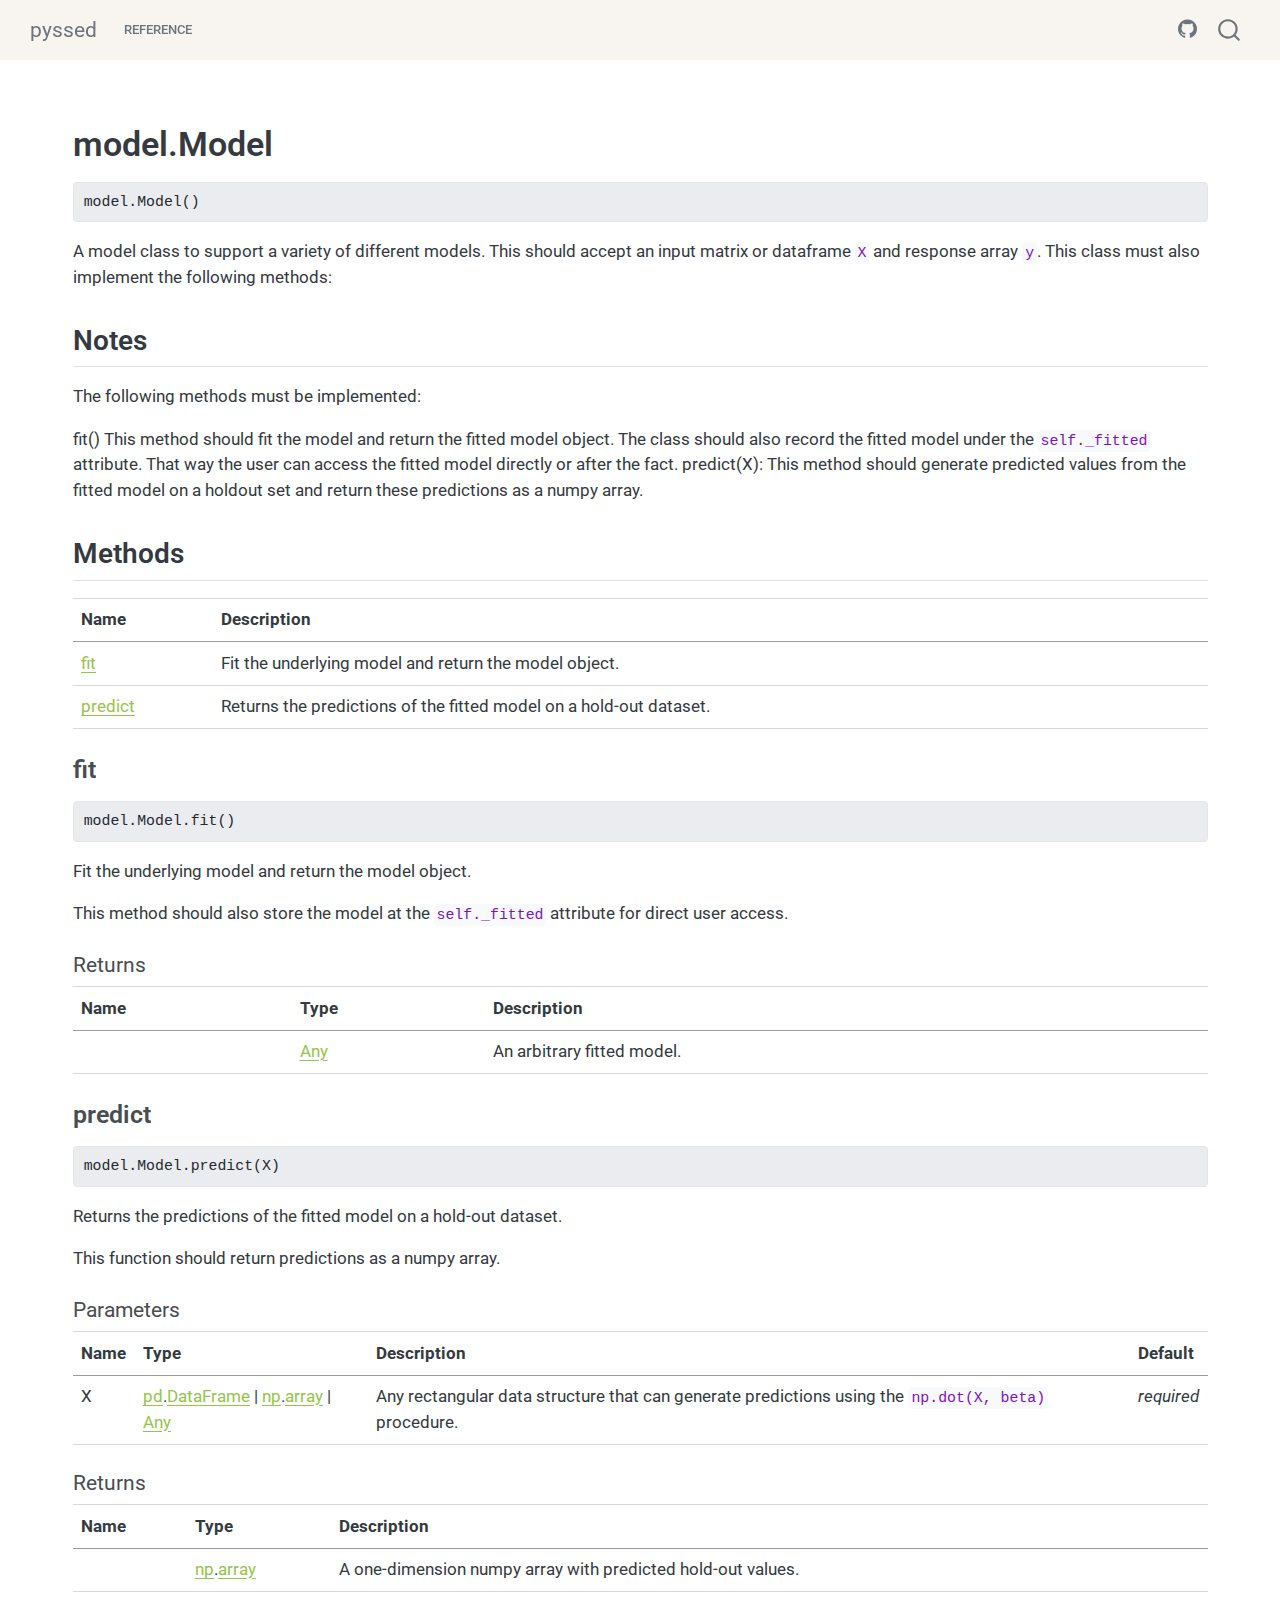
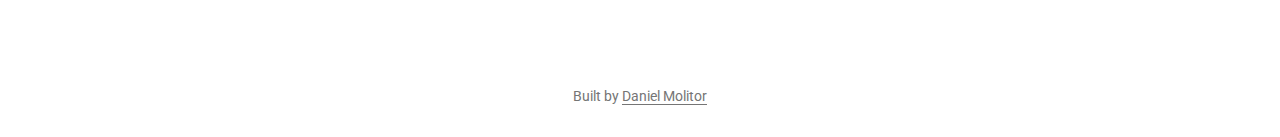
<file: reference/model.Model.html>
<!DOCTYPE html>
<html xmlns="http://www.w3.org/1999/xhtml" lang="en" xml:lang="en"><head>

<meta charset="utf-8">
<meta name="generator" content="quarto-1.7.32">

<meta name="viewport" content="width=device-width, initial-scale=1.0, user-scalable=yes">


<title>model.model – pyssed</title>
<style>
code{white-space: pre-wrap;}
span.smallcaps{font-variant: small-caps;}
div.columns{display: flex; gap: min(4vw, 1.5em);}
div.column{flex: auto; overflow-x: auto;}
div.hanging-indent{margin-left: 1.5em; text-indent: -1.5em;}
ul.task-list{list-style: none;}
ul.task-list li input[type="checkbox"] {
  width: 0.8em;
  margin: 0 0.8em 0.2em -1em; /* quarto-specific, see https://github.com/quarto-dev/quarto-cli/issues/4556 */ 
  vertical-align: middle;
}
/* CSS for syntax highlighting */
html { -webkit-text-size-adjust: 100%; }
pre > code.sourceCode { white-space: pre; position: relative; }
pre > code.sourceCode > span { display: inline-block; line-height: 1.25; }
pre > code.sourceCode > span:empty { height: 1.2em; }
.sourceCode { overflow: visible; }
code.sourceCode > span { color: inherit; text-decoration: inherit; }
div.sourceCode { margin: 1em 0; }
pre.sourceCode { margin: 0; }
@media screen {
div.sourceCode { overflow: auto; }
}
@media print {
pre > code.sourceCode { white-space: pre-wrap; }
pre > code.sourceCode > span { text-indent: -5em; padding-left: 5em; }
}
pre.numberSource code
  { counter-reset: source-line 0; }
pre.numberSource code > span
  { position: relative; left: -4em; counter-increment: source-line; }
pre.numberSource code > span > a:first-child::before
  { content: counter(source-line);
    position: relative; left: -1em; text-align: right; vertical-align: baseline;
    border: none; display: inline-block;
    -webkit-touch-callout: none; -webkit-user-select: none;
    -khtml-user-select: none; -moz-user-select: none;
    -ms-user-select: none; user-select: none;
    padding: 0 4px; width: 4em;
  }
pre.numberSource { margin-left: 3em;  padding-left: 4px; }
div.sourceCode
  {   }
@media screen {
pre > code.sourceCode > span > a:first-child::before { text-decoration: underline; }
}
</style>


<script src="../site_libs/quarto-nav/quarto-nav.js"></script>
<script src="../site_libs/clipboard/clipboard.min.js"></script>
<script src="../site_libs/quarto-search/autocomplete.umd.js"></script>
<script src="../site_libs/quarto-search/fuse.min.js"></script>
<script src="../site_libs/quarto-search/quarto-search.js"></script>
<meta name="quarto:offset" content="../">
<link href="../favicon.ico" rel="icon">
<script src="../site_libs/quarto-html/quarto.js" type="module"></script>
<script src="../site_libs/quarto-html/tabsets/tabsets.js" type="module"></script>
<script src="../site_libs/quarto-html/popper.min.js"></script>
<script src="../site_libs/quarto-html/tippy.umd.min.js"></script>
<script src="../site_libs/quarto-html/anchor.min.js"></script>
<link href="../site_libs/quarto-html/tippy.css" rel="stylesheet">
<link href="../site_libs/quarto-html/quarto-syntax-highlighting-234273d1456647dabc34a594ac50e507.css" rel="stylesheet" id="quarto-text-highlighting-styles">
<script src="../site_libs/bootstrap/bootstrap.min.js"></script>
<link href="../site_libs/bootstrap/bootstrap-icons.css" rel="stylesheet">
<link href="../site_libs/bootstrap/bootstrap-d82a0188ca57a58b967ccf7d9169b654.min.css" rel="stylesheet" append-hash="true" id="quarto-bootstrap" data-mode="light">
<script id="quarto-search-options" type="application/json">{
  "location": "navbar",
  "copy-button": false,
  "collapse-after": 3,
  "panel-placement": "end",
  "type": "overlay",
  "limit": 50,
  "keyboard-shortcut": [
    "f",
    "/",
    "s"
  ],
  "show-item-context": false,
  "language": {
    "search-no-results-text": "No results",
    "search-matching-documents-text": "matching documents",
    "search-copy-link-title": "Copy link to search",
    "search-hide-matches-text": "Hide additional matches",
    "search-more-match-text": "more match in this document",
    "search-more-matches-text": "more matches in this document",
    "search-clear-button-title": "Clear",
    "search-text-placeholder": "",
    "search-detached-cancel-button-title": "Cancel",
    "search-submit-button-title": "Submit",
    "search-label": "Search"
  }
}</script>


</head>

<body class="nav-fixed quarto-light">

<div id="quarto-search-results"></div>
  <header id="quarto-header" class="headroom fixed-top">
    <nav class="navbar navbar-expand-lg " data-bs-theme="dark">
      <div class="navbar-container container-fluid">
      <div class="navbar-brand-container mx-auto">
    <a class="navbar-brand" href="../index.html">
    <span class="navbar-title">pyssed</span>
    </a>
  </div>
            <div id="quarto-search" class="" title="Search"></div>
          <button class="navbar-toggler" type="button" data-bs-toggle="collapse" data-bs-target="#navbarCollapse" aria-controls="navbarCollapse" role="menu" aria-expanded="false" aria-label="Toggle navigation" onclick="if (window.quartoToggleHeadroom) { window.quartoToggleHeadroom(); }">
  <span class="navbar-toggler-icon"></span>
</button>
          <div class="collapse navbar-collapse" id="navbarCollapse">
            <ul class="navbar-nav navbar-nav-scroll me-auto">
  <li class="nav-item">
    <a class="nav-link" href="../reference/index.html"> 
<span class="menu-text">Reference</span></a>
  </li>  
</ul>
            <ul class="navbar-nav navbar-nav-scroll ms-auto">
  <li class="nav-item compact">
    <a class="nav-link" href="https://github.com/dmolitor/pyssed"> <i class="bi bi-github" role="img" aria-label="Pyssed python GitHub">
</i> 
<span class="menu-text"></span></a>
  </li>  
</ul>
          </div> <!-- /navcollapse -->
            <div class="quarto-navbar-tools">
</div>
      </div> <!-- /container-fluid -->
    </nav>
</header>
<!-- content -->
<div id="quarto-content" class="quarto-container page-columns page-rows-contents page-layout-full page-navbar">
<!-- sidebar -->
<!-- margin-sidebar -->
    
<!-- main -->
<main class="content column-page" id="quarto-document-content"><header id="title-block-header" class="quarto-title-block"></header>




<section id="pyssed.model.Model" class="level1">
<h1>model.Model</h1>
<div class="sourceCode" id="cb1"><pre class="sourceCode python code-with-copy"><code class="sourceCode python"><span id="cb1-1"><a href="#cb1-1" aria-hidden="true" tabindex="-1"></a>model.Model()</span></code><button title="Copy to Clipboard" class="code-copy-button"><i class="bi"></i></button></pre></div>
<p>A model class to support a variety of different models. This should accept an input matrix or dataframe <code>X</code> and response array <code>y</code>. This class must also implement the following methods:</p>
<section id="notes" class="level2 doc-section doc-section-notes">
<h2 class="doc-section doc-section-notes anchored" data-anchor-id="notes">Notes</h2>
<p>The following methods must be implemented:</p>
<p>fit() This method should fit the model and return the fitted model object. The class should also record the fitted model under the <code>self._fitted</code> attribute. That way the user can access the fitted model directly or after the fact. predict(X): This method should generate predicted values from the fitted model on a holdout set and return these predictions as a numpy array.</p>
</section>
<section id="methods" class="level2">
<h2 class="anchored" data-anchor-id="methods">Methods</h2>
<table class="caption-top table">
<thead>
<tr class="header">
<th>Name</th>
<th>Description</th>
</tr>
</thead>
<tbody>
<tr class="odd">
<td><a href="#pyssed.model.Model.fit">fit</a></td>
<td>Fit the underlying model and return the model object.</td>
</tr>
<tr class="even">
<td><a href="#pyssed.model.Model.predict">predict</a></td>
<td>Returns the predictions of the fitted model on a hold-out dataset.</td>
</tr>
</tbody>
</table>
<section id="pyssed.model.Model.fit" class="level3">
<h3 class="anchored" data-anchor-id="pyssed.model.Model.fit">fit</h3>
<div class="sourceCode" id="cb2"><pre class="sourceCode python code-with-copy"><code class="sourceCode python"><span id="cb2-1"><a href="#cb2-1" aria-hidden="true" tabindex="-1"></a>model.Model.fit()</span></code><button title="Copy to Clipboard" class="code-copy-button"><i class="bi"></i></button></pre></div>
<p>Fit the underlying model and return the model object.</p>
<p>This method should also store the model at the <code>self._fitted</code> attribute for direct user access.</p>
<section id="returns" class="level4 doc-section doc-section-returns">
<h4 class="doc-section doc-section-returns anchored" data-anchor-id="returns">Returns</h4>
<table class="caption-top table">
<thead>
<tr class="header">
<th>Name</th>
<th>Type</th>
<th>Description</th>
</tr>
</thead>
<tbody>
<tr class="odd">
<td></td>
<td><a href="`typing.Any`">Any</a></td>
<td>An arbitrary fitted model.</td>
</tr>
</tbody>
</table>
</section>
</section>
<section id="pyssed.model.Model.predict" class="level3">
<h3 class="anchored" data-anchor-id="pyssed.model.Model.predict">predict</h3>
<div class="sourceCode" id="cb3"><pre class="sourceCode python code-with-copy"><code class="sourceCode python"><span id="cb3-1"><a href="#cb3-1" aria-hidden="true" tabindex="-1"></a>model.Model.predict(X)</span></code><button title="Copy to Clipboard" class="code-copy-button"><i class="bi"></i></button></pre></div>
<p>Returns the predictions of the fitted model on a hold-out dataset.</p>
<p>This function should return predictions as a numpy array.</p>
<section id="parameters" class="level4 doc-section doc-section-parameters">
<h4 class="doc-section doc-section-parameters anchored" data-anchor-id="parameters">Parameters</h4>
<table class="caption-top table">
<thead>
<tr class="header">
<th>Name</th>
<th>Type</th>
<th>Description</th>
<th>Default</th>
</tr>
</thead>
<tbody>
<tr class="odd">
<td>X</td>
<td><a href="`pandas`">pd</a>.<a href="`pandas.DataFrame`">DataFrame</a> | <a href="`numpy`">np</a>.<a href="`numpy.array`">array</a> | <a href="`typing.Any`">Any</a></td>
<td>Any rectangular data structure that can generate predictions using the <code>np.dot(X, beta)</code> procedure.</td>
<td><em>required</em></td>
</tr>
</tbody>
</table>
</section>
<section id="returns-1" class="level4 doc-section doc-section-returns">
<h4 class="doc-section doc-section-returns anchored" data-anchor-id="returns-1">Returns</h4>
<table class="caption-top table">
<thead>
<tr class="header">
<th>Name</th>
<th>Type</th>
<th>Description</th>
</tr>
</thead>
<tbody>
<tr class="odd">
<td></td>
<td><a href="`numpy`">np</a>.<a href="`numpy.array`">array</a></td>
<td>A one-dimension numpy array with predicted hold-out values.</td>
</tr>
</tbody>
</table>


</section>
</section>
</section>
</section>

</main> <!-- /main -->
<script id="quarto-html-after-body" type="application/javascript">
  window.document.addEventListener("DOMContentLoaded", function (event) {
    const icon = "";
    const anchorJS = new window.AnchorJS();
    anchorJS.options = {
      placement: 'right',
      icon: icon
    };
    anchorJS.add('.anchored');
    const isCodeAnnotation = (el) => {
      for (const clz of el.classList) {
        if (clz.startsWith('code-annotation-')) {                     
          return true;
        }
      }
      return false;
    }
    const onCopySuccess = function(e) {
      // button target
      const button = e.trigger;
      // don't keep focus
      button.blur();
      // flash "checked"
      button.classList.add('code-copy-button-checked');
      var currentTitle = button.getAttribute("title");
      button.setAttribute("title", "Copied!");
      let tooltip;
      if (window.bootstrap) {
        button.setAttribute("data-bs-toggle", "tooltip");
        button.setAttribute("data-bs-placement", "left");
        button.setAttribute("data-bs-title", "Copied!");
        tooltip = new bootstrap.Tooltip(button, 
          { trigger: "manual", 
            customClass: "code-copy-button-tooltip",
            offset: [0, -8]});
        tooltip.show();    
      }
      setTimeout(function() {
        if (tooltip) {
          tooltip.hide();
          button.removeAttribute("data-bs-title");
          button.removeAttribute("data-bs-toggle");
          button.removeAttribute("data-bs-placement");
        }
        button.setAttribute("title", currentTitle);
        button.classList.remove('code-copy-button-checked');
      }, 1000);
      // clear code selection
      e.clearSelection();
    }
    const getTextToCopy = function(trigger) {
        const codeEl = trigger.previousElementSibling.cloneNode(true);
        for (const childEl of codeEl.children) {
          if (isCodeAnnotation(childEl)) {
            childEl.remove();
          }
        }
        return codeEl.innerText;
    }
    const clipboard = new window.ClipboardJS('.code-copy-button:not([data-in-quarto-modal])', {
      text: getTextToCopy
    });
    clipboard.on('success', onCopySuccess);
    if (window.document.getElementById('quarto-embedded-source-code-modal')) {
      const clipboardModal = new window.ClipboardJS('.code-copy-button[data-in-quarto-modal]', {
        text: getTextToCopy,
        container: window.document.getElementById('quarto-embedded-source-code-modal')
      });
      clipboardModal.on('success', onCopySuccess);
    }
      var localhostRegex = new RegExp(/^(?:http|https):\/\/localhost\:?[0-9]*\//);
      var mailtoRegex = new RegExp(/^mailto:/);
        var filterRegex = new RegExp('/' + window.location.host + '/');
      var isInternal = (href) => {
          return filterRegex.test(href) || localhostRegex.test(href) || mailtoRegex.test(href);
      }
      // Inspect non-navigation links and adorn them if external
     var links = window.document.querySelectorAll('a[href]:not(.nav-link):not(.navbar-brand):not(.toc-action):not(.sidebar-link):not(.sidebar-item-toggle):not(.pagination-link):not(.no-external):not([aria-hidden]):not(.dropdown-item):not(.quarto-navigation-tool):not(.about-link)');
      for (var i=0; i<links.length; i++) {
        const link = links[i];
        if (!isInternal(link.href)) {
          // undo the damage that might have been done by quarto-nav.js in the case of
          // links that we want to consider external
          if (link.dataset.originalHref !== undefined) {
            link.href = link.dataset.originalHref;
          }
        }
      }
    function tippyHover(el, contentFn, onTriggerFn, onUntriggerFn) {
      const config = {
        allowHTML: true,
        maxWidth: 500,
        delay: 100,
        arrow: false,
        appendTo: function(el) {
            return el.parentElement;
        },
        interactive: true,
        interactiveBorder: 10,
        theme: 'quarto',
        placement: 'bottom-start',
      };
      if (contentFn) {
        config.content = contentFn;
      }
      if (onTriggerFn) {
        config.onTrigger = onTriggerFn;
      }
      if (onUntriggerFn) {
        config.onUntrigger = onUntriggerFn;
      }
      window.tippy(el, config); 
    }
    const noterefs = window.document.querySelectorAll('a[role="doc-noteref"]');
    for (var i=0; i<noterefs.length; i++) {
      const ref = noterefs[i];
      tippyHover(ref, function() {
        // use id or data attribute instead here
        let href = ref.getAttribute('data-footnote-href') || ref.getAttribute('href');
        try { href = new URL(href).hash; } catch {}
        const id = href.replace(/^#\/?/, "");
        const note = window.document.getElementById(id);
        if (note) {
          return note.innerHTML;
        } else {
          return "";
        }
      });
    }
    const xrefs = window.document.querySelectorAll('a.quarto-xref');
    const processXRef = (id, note) => {
      // Strip column container classes
      const stripColumnClz = (el) => {
        el.classList.remove("page-full", "page-columns");
        if (el.children) {
          for (const child of el.children) {
            stripColumnClz(child);
          }
        }
      }
      stripColumnClz(note)
      if (id === null || id.startsWith('sec-')) {
        // Special case sections, only their first couple elements
        const container = document.createElement("div");
        if (note.children && note.children.length > 2) {
          container.appendChild(note.children[0].cloneNode(true));
          for (let i = 1; i < note.children.length; i++) {
            const child = note.children[i];
            if (child.tagName === "P" && child.innerText === "") {
              continue;
            } else {
              container.appendChild(child.cloneNode(true));
              break;
            }
          }
          if (window.Quarto?.typesetMath) {
            window.Quarto.typesetMath(container);
          }
          return container.innerHTML
        } else {
          if (window.Quarto?.typesetMath) {
            window.Quarto.typesetMath(note);
          }
          return note.innerHTML;
        }
      } else {
        // Remove any anchor links if they are present
        const anchorLink = note.querySelector('a.anchorjs-link');
        if (anchorLink) {
          anchorLink.remove();
        }
        if (window.Quarto?.typesetMath) {
          window.Quarto.typesetMath(note);
        }
        if (note.classList.contains("callout")) {
          return note.outerHTML;
        } else {
          return note.innerHTML;
        }
      }
    }
    for (var i=0; i<xrefs.length; i++) {
      const xref = xrefs[i];
      tippyHover(xref, undefined, function(instance) {
        instance.disable();
        let url = xref.getAttribute('href');
        let hash = undefined; 
        if (url.startsWith('#')) {
          hash = url;
        } else {
          try { hash = new URL(url).hash; } catch {}
        }
        if (hash) {
          const id = hash.replace(/^#\/?/, "");
          const note = window.document.getElementById(id);
          if (note !== null) {
            try {
              const html = processXRef(id, note.cloneNode(true));
              instance.setContent(html);
            } finally {
              instance.enable();
              instance.show();
            }
          } else {
            // See if we can fetch this
            fetch(url.split('#')[0])
            .then(res => res.text())
            .then(html => {
              const parser = new DOMParser();
              const htmlDoc = parser.parseFromString(html, "text/html");
              const note = htmlDoc.getElementById(id);
              if (note !== null) {
                const html = processXRef(id, note);
                instance.setContent(html);
              } 
            }).finally(() => {
              instance.enable();
              instance.show();
            });
          }
        } else {
          // See if we can fetch a full url (with no hash to target)
          // This is a special case and we should probably do some content thinning / targeting
          fetch(url)
          .then(res => res.text())
          .then(html => {
            const parser = new DOMParser();
            const htmlDoc = parser.parseFromString(html, "text/html");
            const note = htmlDoc.querySelector('main.content');
            if (note !== null) {
              // This should only happen for chapter cross references
              // (since there is no id in the URL)
              // remove the first header
              if (note.children.length > 0 && note.children[0].tagName === "HEADER") {
                note.children[0].remove();
              }
              const html = processXRef(null, note);
              instance.setContent(html);
            } 
          }).finally(() => {
            instance.enable();
            instance.show();
          });
        }
      }, function(instance) {
      });
    }
        let selectedAnnoteEl;
        const selectorForAnnotation = ( cell, annotation) => {
          let cellAttr = 'data-code-cell="' + cell + '"';
          let lineAttr = 'data-code-annotation="' +  annotation + '"';
          const selector = 'span[' + cellAttr + '][' + lineAttr + ']';
          return selector;
        }
        const selectCodeLines = (annoteEl) => {
          const doc = window.document;
          const targetCell = annoteEl.getAttribute("data-target-cell");
          const targetAnnotation = annoteEl.getAttribute("data-target-annotation");
          const annoteSpan = window.document.querySelector(selectorForAnnotation(targetCell, targetAnnotation));
          const lines = annoteSpan.getAttribute("data-code-lines").split(",");
          const lineIds = lines.map((line) => {
            return targetCell + "-" + line;
          })
          let top = null;
          let height = null;
          let parent = null;
          if (lineIds.length > 0) {
              //compute the position of the single el (top and bottom and make a div)
              const el = window.document.getElementById(lineIds[0]);
              top = el.offsetTop;
              height = el.offsetHeight;
              parent = el.parentElement.parentElement;
            if (lineIds.length > 1) {
              const lastEl = window.document.getElementById(lineIds[lineIds.length - 1]);
              const bottom = lastEl.offsetTop + lastEl.offsetHeight;
              height = bottom - top;
            }
            if (top !== null && height !== null && parent !== null) {
              // cook up a div (if necessary) and position it 
              let div = window.document.getElementById("code-annotation-line-highlight");
              if (div === null) {
                div = window.document.createElement("div");
                div.setAttribute("id", "code-annotation-line-highlight");
                div.style.position = 'absolute';
                parent.appendChild(div);
              }
              div.style.top = top - 2 + "px";
              div.style.height = height + 4 + "px";
              div.style.left = 0;
              let gutterDiv = window.document.getElementById("code-annotation-line-highlight-gutter");
              if (gutterDiv === null) {
                gutterDiv = window.document.createElement("div");
                gutterDiv.setAttribute("id", "code-annotation-line-highlight-gutter");
                gutterDiv.style.position = 'absolute';
                const codeCell = window.document.getElementById(targetCell);
                const gutter = codeCell.querySelector('.code-annotation-gutter');
                gutter.appendChild(gutterDiv);
              }
              gutterDiv.style.top = top - 2 + "px";
              gutterDiv.style.height = height + 4 + "px";
            }
            selectedAnnoteEl = annoteEl;
          }
        };
        const unselectCodeLines = () => {
          const elementsIds = ["code-annotation-line-highlight", "code-annotation-line-highlight-gutter"];
          elementsIds.forEach((elId) => {
            const div = window.document.getElementById(elId);
            if (div) {
              div.remove();
            }
          });
          selectedAnnoteEl = undefined;
        };
          // Handle positioning of the toggle
      window.addEventListener(
        "resize",
        throttle(() => {
          elRect = undefined;
          if (selectedAnnoteEl) {
            selectCodeLines(selectedAnnoteEl);
          }
        }, 10)
      );
      function throttle(fn, ms) {
      let throttle = false;
      let timer;
        return (...args) => {
          if(!throttle) { // first call gets through
              fn.apply(this, args);
              throttle = true;
          } else { // all the others get throttled
              if(timer) clearTimeout(timer); // cancel #2
              timer = setTimeout(() => {
                fn.apply(this, args);
                timer = throttle = false;
              }, ms);
          }
        };
      }
        // Attach click handler to the DT
        const annoteDls = window.document.querySelectorAll('dt[data-target-cell]');
        for (const annoteDlNode of annoteDls) {
          annoteDlNode.addEventListener('click', (event) => {
            const clickedEl = event.target;
            if (clickedEl !== selectedAnnoteEl) {
              unselectCodeLines();
              const activeEl = window.document.querySelector('dt[data-target-cell].code-annotation-active');
              if (activeEl) {
                activeEl.classList.remove('code-annotation-active');
              }
              selectCodeLines(clickedEl);
              clickedEl.classList.add('code-annotation-active');
            } else {
              // Unselect the line
              unselectCodeLines();
              clickedEl.classList.remove('code-annotation-active');
            }
          });
        }
    const findCites = (el) => {
      const parentEl = el.parentElement;
      if (parentEl) {
        const cites = parentEl.dataset.cites;
        if (cites) {
          return {
            el,
            cites: cites.split(' ')
          };
        } else {
          return findCites(el.parentElement)
        }
      } else {
        return undefined;
      }
    };
    var bibliorefs = window.document.querySelectorAll('a[role="doc-biblioref"]');
    for (var i=0; i<bibliorefs.length; i++) {
      const ref = bibliorefs[i];
      const citeInfo = findCites(ref);
      if (citeInfo) {
        tippyHover(citeInfo.el, function() {
          var popup = window.document.createElement('div');
          citeInfo.cites.forEach(function(cite) {
            var citeDiv = window.document.createElement('div');
            citeDiv.classList.add('hanging-indent');
            citeDiv.classList.add('csl-entry');
            var biblioDiv = window.document.getElementById('ref-' + cite);
            if (biblioDiv) {
              citeDiv.innerHTML = biblioDiv.innerHTML;
            }
            popup.appendChild(citeDiv);
          });
          return popup.innerHTML;
        });
      }
    }
  });
  </script>
</div> <!-- /content -->
<footer class="footer">
  <div class="nav-footer">
    <div class="nav-footer-left">
      &nbsp;
    </div>   
    <div class="nav-footer-center">
<p>Built by <a href="https://dmolitor.com">Daniel Molitor</a></p>
</div>
    <div class="nav-footer-right">
      &nbsp;
    </div>
  </div>
</footer>




</body></html>
</file>
<file: site_libs/quarto-html/tippy.css>
.tippy-box[data-animation=fade][data-state=hidden]{opacity:0}[data-tippy-root]{max-width:calc(100vw - 10px)}.tippy-box{position:relative;background-color:#333;color:#fff;border-radius:4px;font-size:14px;line-height:1.4;white-space:normal;outline:0;transition-property:transform,visibility,opacity}.tippy-box[data-placement^=top]>.tippy-arrow{bottom:0}.tippy-box[data-placement^=top]>.tippy-arrow:before{bottom:-7px;left:0;border-width:8px 8px 0;border-top-color:initial;transform-origin:center top}.tippy-box[data-placement^=bottom]>.tippy-arrow{top:0}.tippy-box[data-placement^=bottom]>.tippy-arrow:before{top:-7px;left:0;border-width:0 8px 8px;border-bottom-color:initial;transform-origin:center bottom}.tippy-box[data-placement^=left]>.tippy-arrow{right:0}.tippy-box[data-placement^=left]>.tippy-arrow:before{border-width:8px 0 8px 8px;border-left-color:initial;right:-7px;transform-origin:center left}.tippy-box[data-placement^=right]>.tippy-arrow{left:0}.tippy-box[data-placement^=right]>.tippy-arrow:before{left:-7px;border-width:8px 8px 8px 0;border-right-color:initial;transform-origin:center right}.tippy-box[data-inertia][data-state=visible]{transition-timing-function:cubic-bezier(.54,1.5,.38,1.11)}.tippy-arrow{width:16px;height:16px;color:#333}.tippy-arrow:before{content:"";position:absolute;border-color:transparent;border-style:solid}.tippy-content{position:relative;padding:5px 9px;z-index:1}
</file>
<file: site_libs/quarto-html/quarto-syntax-highlighting-86daaaaad7353f9cc0c554efc1dd6d94.css>
/* quarto syntax highlight colors */
:root {
  --quarto-hl-al-color: #ff5555;
  --quarto-hl-an-color: #6a737d;
  --quarto-hl-at-color: #d73a49;
  --quarto-hl-bn-color: #005cc5;
  --quarto-hl-bu-color: #d73a49;
  --quarto-hl-ch-color: #032f62;
  --quarto-hl-co-color: #6a737d;
  --quarto-hl-cv-color: #6a737d;
  --quarto-hl-cn-color: #005cc5;
  --quarto-hl-cf-color: #d73a49;
  --quarto-hl-dt-color: #d73a49;
  --quarto-hl-dv-color: #005cc5;
  --quarto-hl-do-color: #6a737d;
  --quarto-hl-er-color: #ff5555;
  --quarto-hl-ex-color: #d73a49;
  --quarto-hl-fl-color: #005cc5;
  --quarto-hl-fu-color: #6f42c1;
  --quarto-hl-im-color: #032f62;
  --quarto-hl-in-color: #6a737d;
  --quarto-hl-kw-color: #d73a49;
  --quarto-hl-op-color: #24292e;
  --quarto-hl-pp-color: #d73a49;
  --quarto-hl-re-color: #6a737d;
  --quarto-hl-sc-color: #005cc5;
  --quarto-hl-ss-color: #032f62;
  --quarto-hl-st-color: #032f62;
  --quarto-hl-va-color: #e36209;
  --quarto-hl-vs-color: #032f62;
  --quarto-hl-wa-color: #ff5555;
}

/* other quarto variables */
:root {
  --quarto-font-monospace: SFMono-Regular, Menlo, Monaco, Consolas, "Liberation Mono", "Courier New", monospace;
}

code span.al {
  font-weight: bold;
  color: #ff5555;
}

code span.an {
  color: #6a737d;
}

code span.at {
  color: #d73a49;
}

code span.bn {
  color: #005cc5;
}

code span.bu {
  color: #d73a49;
}

code span.ch {
  color: #032f62;
}

code span.co {
  color: #6a737d;
}

code span.cv {
  color: #6a737d;
}

code span.cn {
  color: #005cc5;
}

code span.cf {
  color: #d73a49;
}

code span.dt {
  color: #d73a49;
}

code span.dv {
  color: #005cc5;
}

code span.do {
  color: #6a737d;
}

code span.er {
  color: #ff5555;
  text-decoration: underline;
}

code span.ex {
  font-weight: bold;
  color: #d73a49;
}

code span.fl {
  color: #005cc5;
}

code span.fu {
  color: #6f42c1;
}

code span.im {
  color: #032f62;
}

code span.in {
  color: #6a737d;
}

code span.kw {
  color: #d73a49;
}

pre > code.sourceCode > span {
  color: #24292e;
}

code span {
  color: #24292e;
}

code.sourceCode > span {
  color: #24292e;
}

div.sourceCode,
div.sourceCode pre.sourceCode {
  color: #24292e;
}

code span.op {
  color: #24292e;
}

code span.pp {
  color: #d73a49;
}

code span.re {
  color: #6a737d;
}

code span.sc {
  color: #005cc5;
}

code span.ss {
  color: #032f62;
}

code span.st {
  color: #032f62;
}

code span.va {
  color: #e36209;
}

code span.vs {
  color: #032f62;
}

code span.wa {
  color: #ff5555;
}

.prevent-inlining {
  content: "</";
}

/*# sourceMappingURL=b752922dc4d1f4ef998931025db9fd82.css.map */
</file>
<file: site_libs/quarto-html/quarto-syntax-highlighting-234273d1456647dabc34a594ac50e507.css>
/* quarto syntax highlight colors */
:root {
  --quarto-hl-al-color: #ff5555;
  --quarto-hl-an-color: #6a737d;
  --quarto-hl-at-color: #d73a49;
  --quarto-hl-bn-color: #005cc5;
  --quarto-hl-bu-color: #d73a49;
  --quarto-hl-ch-color: #032f62;
  --quarto-hl-co-color: #6a737d;
  --quarto-hl-cv-color: #6a737d;
  --quarto-hl-cn-color: #005cc5;
  --quarto-hl-cf-color: #d73a49;
  --quarto-hl-dt-color: #d73a49;
  --quarto-hl-dv-color: #005cc5;
  --quarto-hl-do-color: #6a737d;
  --quarto-hl-er-color: #ff5555;
  --quarto-hl-ex-color: #d73a49;
  --quarto-hl-fl-color: #005cc5;
  --quarto-hl-fu-color: #6f42c1;
  --quarto-hl-im-color: #032f62;
  --quarto-hl-in-color: #6a737d;
  --quarto-hl-kw-color: #d73a49;
  --quarto-hl-op-color: #24292e;
  --quarto-hl-pp-color: #d73a49;
  --quarto-hl-re-color: #6a737d;
  --quarto-hl-sc-color: #005cc5;
  --quarto-hl-ss-color: #032f62;
  --quarto-hl-st-color: #032f62;
  --quarto-hl-va-color: #e36209;
  --quarto-hl-vs-color: #032f62;
  --quarto-hl-wa-color: #ff5555;
}

/* other quarto variables */
:root {
  --quarto-font-monospace: SFMono-Regular, Menlo, Monaco, Consolas, "Liberation Mono", "Courier New", monospace;
}

/* syntax highlight based on Pandoc's rules */
pre > code.sourceCode > span {
  color: #24292e;
}

code.sourceCode > span {
  color: #24292e;
}

div.sourceCode,
div.sourceCode pre.sourceCode {
  color: #24292e;
}

/* Normal */
code span {
  color: #24292e;
}

/* Alert */
code span.al {
  font-weight: bold;
  color: #ff5555;
}

/* Annotation */
code span.an {
  color: #6a737d;
}

/* Attribute */
code span.at {
  color: #d73a49;
}

/* BaseN */
code span.bn {
  color: #005cc5;
}

/* BuiltIn */
code span.bu {
  color: #d73a49;
}

/* ControlFlow */
code span.cf {
  color: #d73a49;
}

/* Char */
code span.ch {
  color: #032f62;
}

/* Constant */
code span.cn {
  color: #005cc5;
}

/* Comment */
code span.co {
  color: #6a737d;
}

/* CommentVar */
code span.cv {
  color: #6a737d;
}

/* Documentation */
code span.do {
  color: #6a737d;
}

/* DataType */
code span.dt {
  color: #d73a49;
}

/* DecVal */
code span.dv {
  color: #005cc5;
}

/* Error */
code span.er {
  color: #ff5555;
  text-decoration: underline;
}

/* Extension */
code span.ex {
  font-weight: bold;
  color: #d73a49;
}

/* Float */
code span.fl {
  color: #005cc5;
}

/* Function */
code span.fu {
  color: #6f42c1;
}

/* Import */
code span.im {
  color: #032f62;
}

/* Information */
code span.in {
  color: #6a737d;
}

/* Keyword */
code span.kw {
  color: #d73a49;
}

/* Operator */
code span.op {
  color: #24292e;
}

/* Preprocessor */
code span.pp {
  color: #d73a49;
}

/* RegionMarker */
code span.re {
  color: #6a737d;
}

/* SpecialChar */
code span.sc {
  color: #005cc5;
}

/* SpecialString */
code span.ss {
  color: #032f62;
}

/* String */
code span.st {
  color: #032f62;
}

/* Variable */
code span.va {
  color: #e36209;
}

/* VerbatimString */
code span.vs {
  color: #032f62;
}

/* Warning */
code span.wa {
  color: #ff5555;
}

.prevent-inlining {
  content: "</";
}

/*# sourceMappingURL=c56d45e8171e82081af6d43de8e882ad.css.map */
</file>
